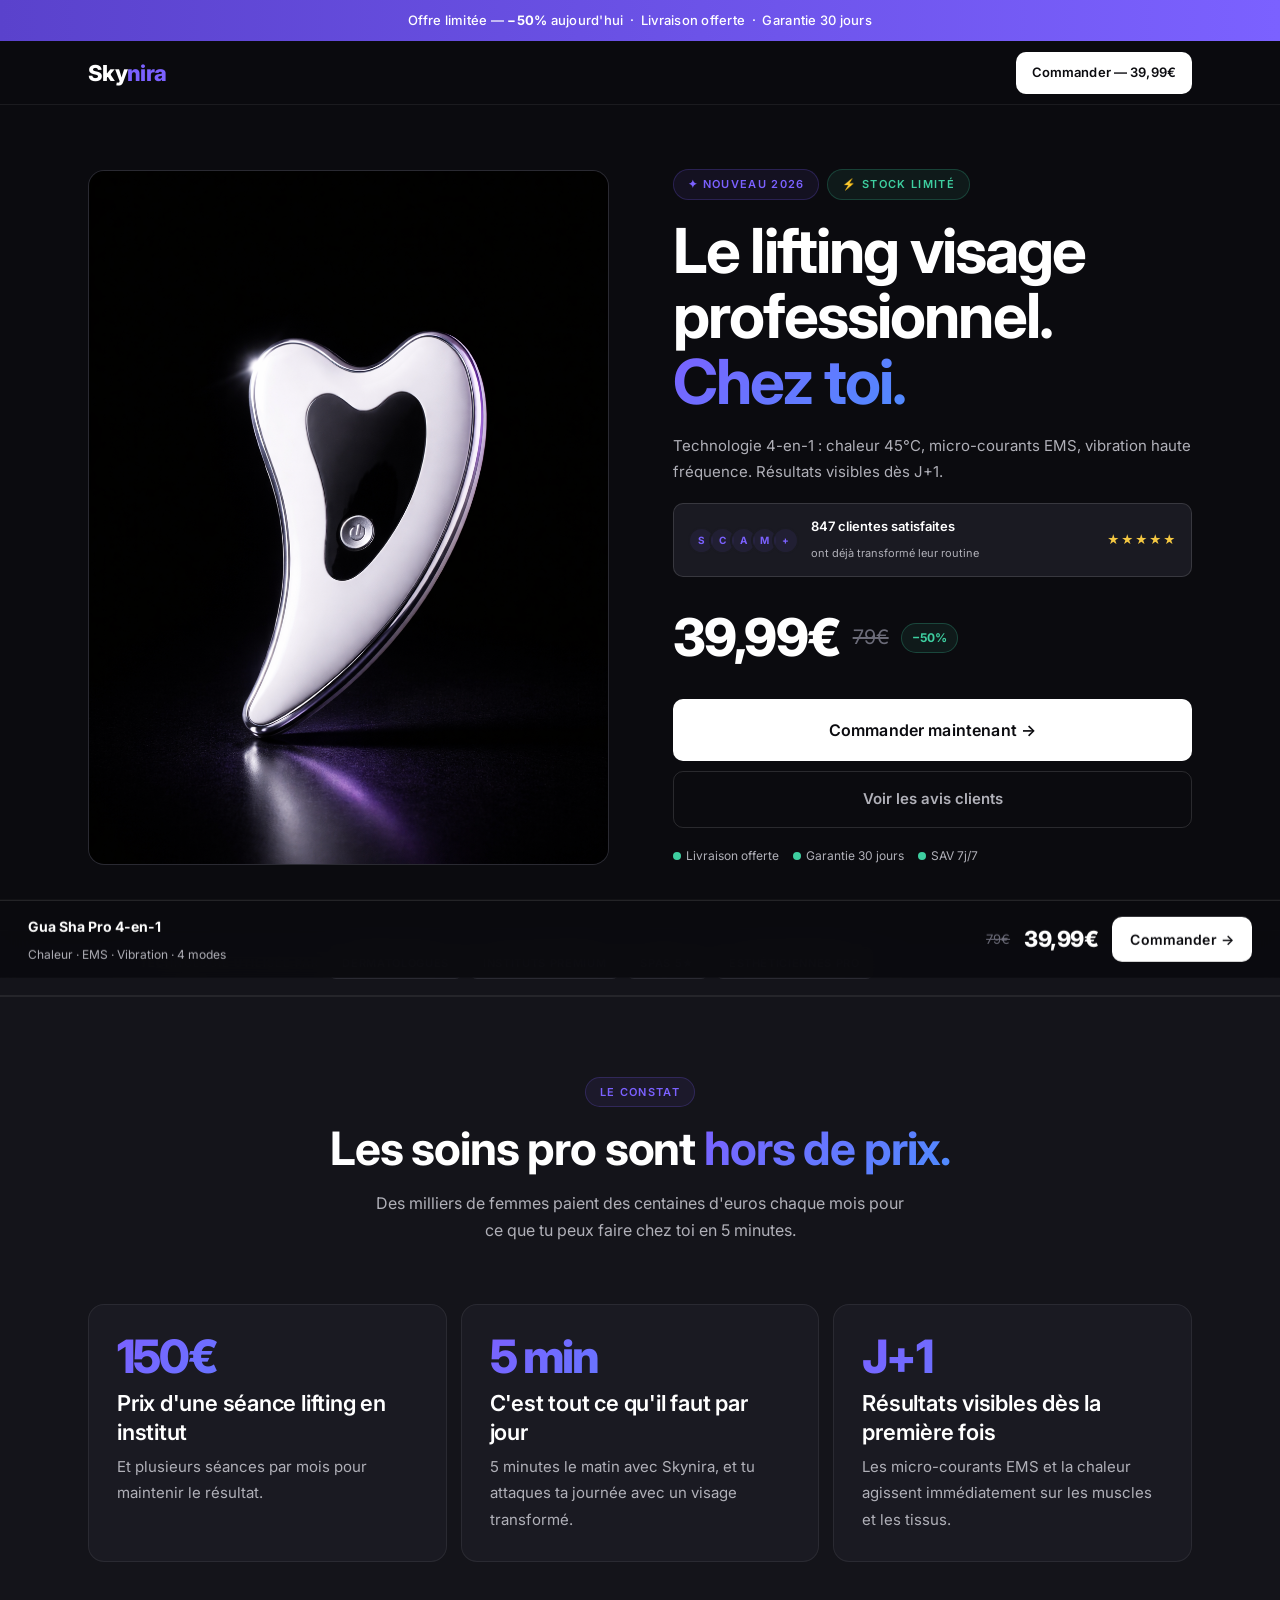
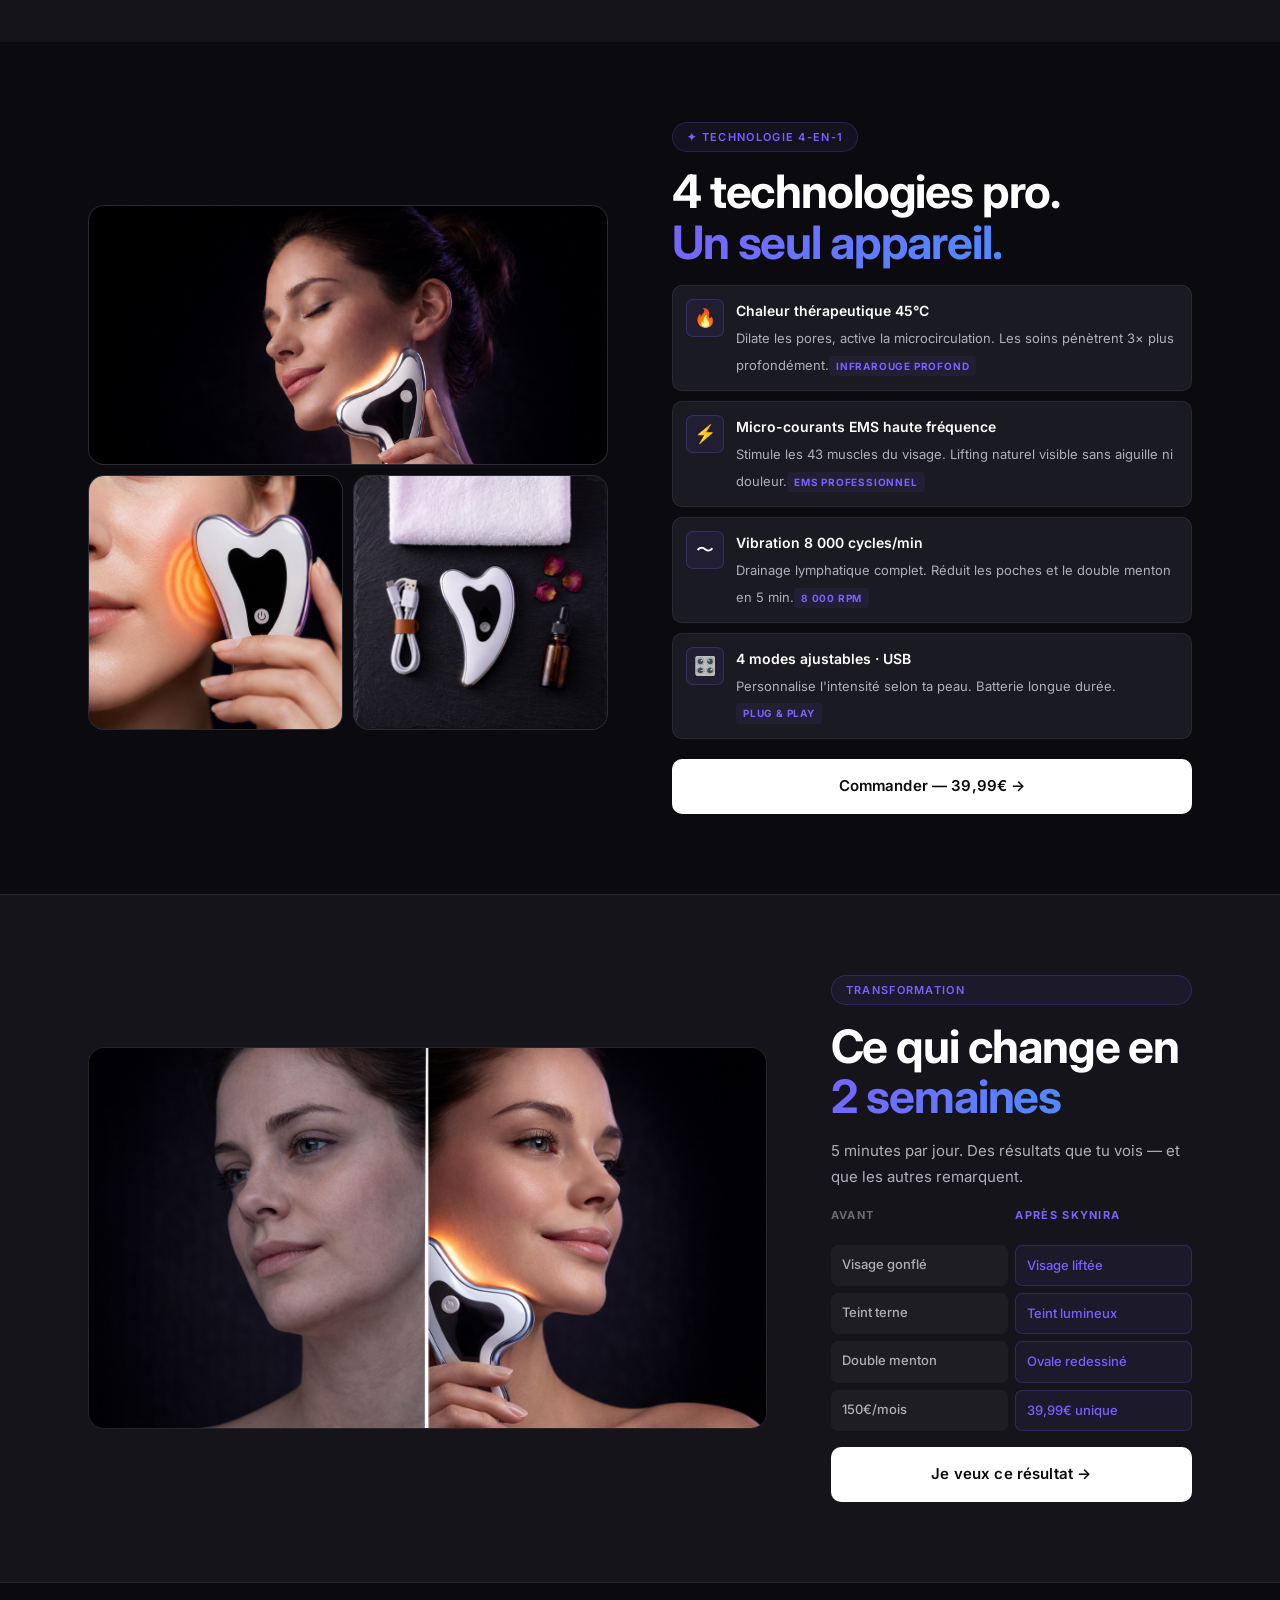
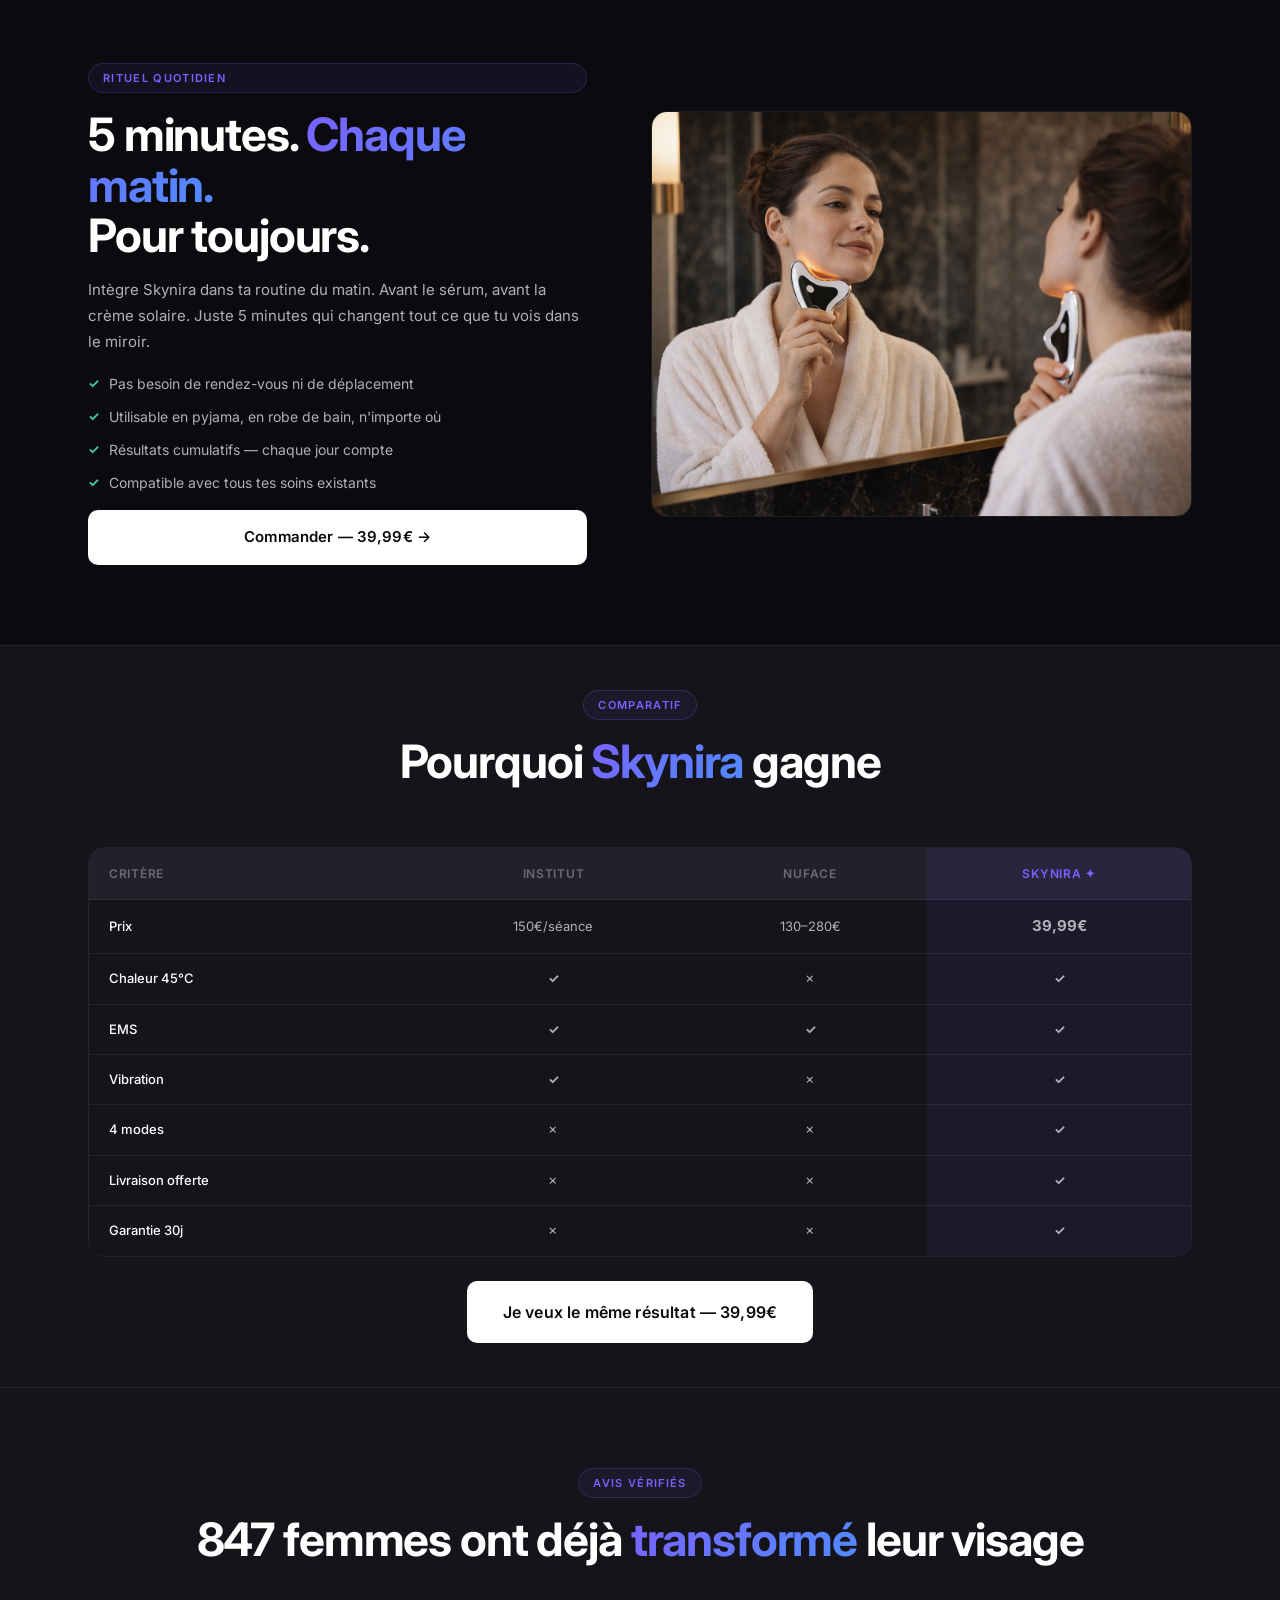
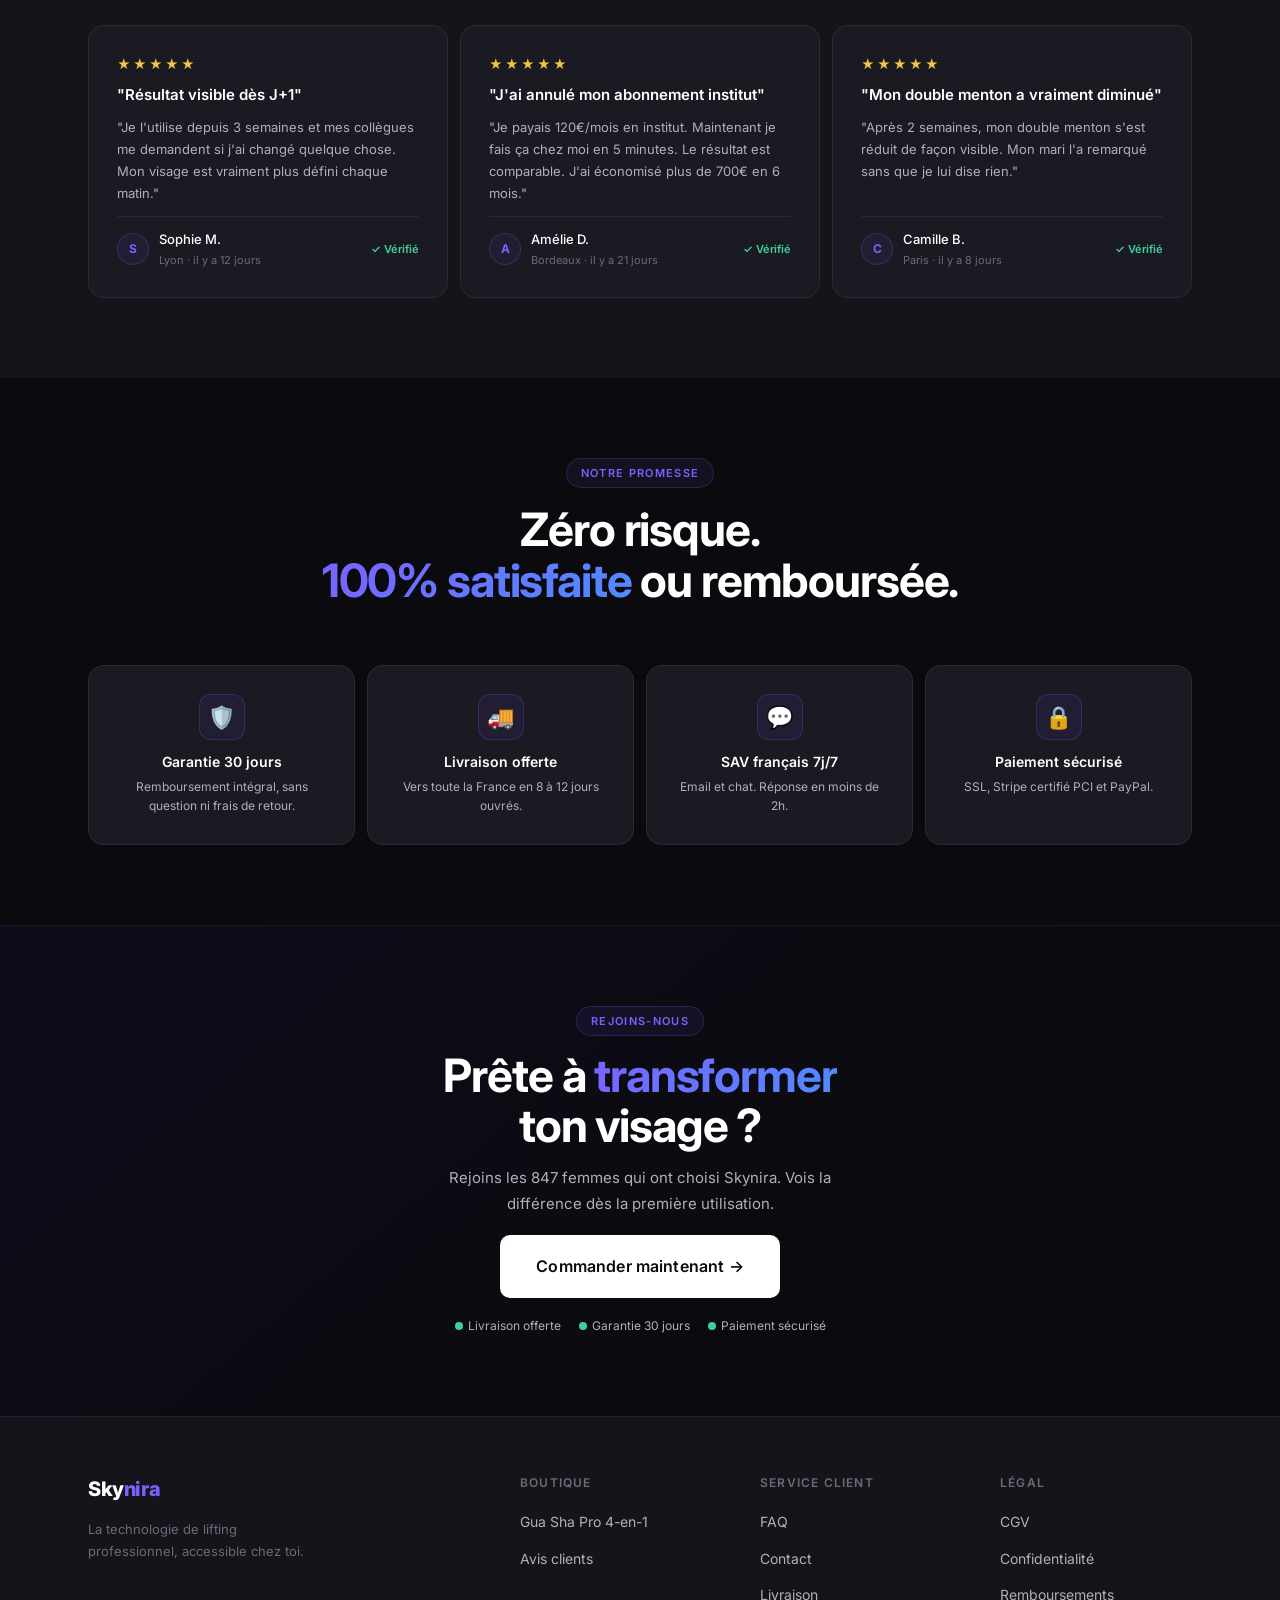
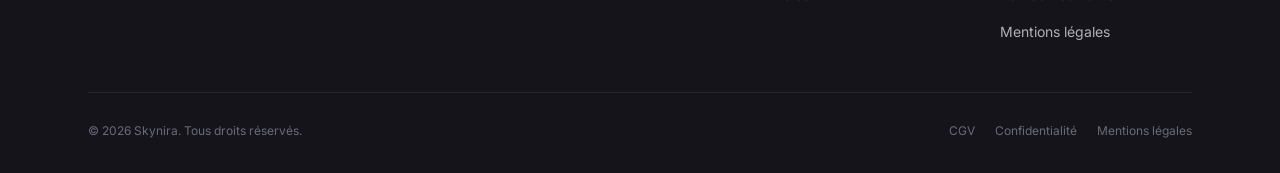
<file: index.html>
<!DOCTYPE html>
<html lang="fr">
<head>
  <meta charset="UTF-8">
  <meta name="viewport" content="width=device-width, initial-scale=1.0">
  <title>Skynira — Le Lifting Visage Professionnel Chez Toi</title>
  <meta name="description" content="Gua Sha électrique 4-en-1 : chaleur 45°C, micro-courants EMS, vibration haute fréquence. Résultats visibles dès J+1. Livraison offerte France.">
  <link rel="stylesheet" href="css/style.css">
  <style>
    *{-webkit-tap-highlight-color:transparent}
    html,body{overflow-x:hidden;width:100%}
    .hero-section{display:flex;flex-direction:column;max-width:1160px;margin:0 auto;padding:28px 18px 36px;gap:28px}
    .hero-left{display:flex;flex-direction:column;gap:18px}
    .hero-badges{display:flex;gap:8px;flex-wrap:wrap}
    .hero-title{font-size:clamp(30px,8vw,62px);font-weight:700;letter-spacing:-.03em;line-height:1.06}
    .hero-proof{display:flex;align-items:center;gap:12px;padding:12px 14px;background:var(--bg3);border:1px solid var(--border2);border-radius:var(--r)}
    .proof-avatars{display:flex}
    .proof-av{width:27px;height:27px;border-radius:50%;background:var(--accent-bg);border:2px solid var(--bg3);display:flex;align-items:center;justify-content:center;font-size:10px;font-weight:700;color:var(--accent);margin-left:-6px;flex-shrink:0}
    .proof-av:first-child{margin-left:0}
    .proof-info strong{display:block;font-size:13px;font-weight:600}
    .proof-info span{font-size:11px;color:var(--text2)}
    .proof-stars{margin-left:auto;color:#F5C842;font-size:12px;letter-spacing:1px;flex-shrink:0}
    .hero-price-row{display:flex;align-items:center;gap:12px;flex-wrap:wrap}
    .price-main{font-size:clamp(34px,9vw,52px);font-weight:800;letter-spacing:-.03em}
    .price-old{font-size:20px;color:var(--text3);text-decoration:line-through}
    .price-save{background:var(--green-bg);border:1px solid rgba(62,207,160,.25);color:var(--green);font-size:12px;font-weight:700;padding:4px 10px;border-radius:20px}
    .hero-btns{display:flex;flex-direction:column;gap:10px}
    .hero-micro{display:flex;gap:14px;flex-wrap:wrap}
    .hero-micro-item{display:flex;align-items:center;gap:5px;font-size:12px;color:var(--text2)}
    .hero-img-wrap{border-radius:var(--r-lg);overflow:hidden;background:var(--bg3);border:1px solid var(--border);width:100%;aspect-ratio:4/5}
    .hero-img-wrap img{width:100%;height:100%;object-fit:cover;object-position:center top;display:block}
    .logos-bar{background:var(--bg2);border-top:1px solid var(--border);border-bottom:1px solid var(--border);padding:16px 18px}
    .logos-inner{max-width:1000px;margin:0 auto;display:flex;flex-direction:column;align-items:center;gap:10px;text-align:center}
    .logos-label{font-size:11px;color:var(--text3);font-weight:600;letter-spacing:.1em;text-transform:uppercase}
    .logos-pills{display:flex;flex-wrap:wrap;justify-content:center;gap:8px}
    .logo-pill{background:var(--bg3);border:1px solid var(--border);border-radius:var(--r-sm);padding:6px 12px;font-size:11px;font-weight:600;color:var(--text2);letter-spacing:.06em}
    .problem-section{background:var(--bg2);border-top:1px solid var(--border)}
    .problem-grid{display:flex;flex-direction:column;gap:12px}
    .problem-num{font-size:46px;font-weight:800;letter-spacing:-.04em;line-height:1;margin-bottom:10px;background:linear-gradient(135deg,var(--accent),var(--accent2));-webkit-background-clip:text;-webkit-text-fill-color:transparent;background-clip:text}
    .showcase-inner{max-width:1160px;margin:0 auto;padding:44px 18px;display:flex;flex-direction:column;gap:28px}
    .showcase-imgs{display:flex;flex-direction:column;gap:10px}
    .showcase-img{background:var(--bg3);border:1px solid var(--border);border-radius:var(--r-lg);overflow:hidden;width:100%}
    .showcase-img img{width:100%;display:block;object-fit:cover}
    .showcase-img.main-img{aspect-ratio:4/3}
    .showcase-img-row{display:grid;grid-template-columns:1fr 1fr;gap:10px}
    .showcase-img-row .showcase-img{aspect-ratio:1}
    .feat-list{display:flex;flex-direction:column;gap:10px;margin-top:18px}
    .feat-item{display:flex;gap:12px;align-items:flex-start;padding:13px;background:var(--bg3);border:1px solid var(--border);border-radius:var(--r)}
    .feat-icon{width:38px;height:38px;background:var(--accent-bg);border:1px solid var(--accent-border);border-radius:var(--r-sm);display:flex;align-items:center;justify-content:center;font-size:18px;flex-shrink:0}
    .feat-body strong{display:block;font-size:14px;font-weight:600;margin-bottom:2px}
    .feat-body span{font-size:13px;color:var(--text2);line-height:1.5}
    .feat-tag{display:inline-block;margin-top:5px;font-size:10px;font-weight:700;letter-spacing:.08em;text-transform:uppercase;color:var(--accent);background:var(--accent-bg);padding:2px 7px;border-radius:4px}
    .ba-section{background:var(--bg2);border-top:1px solid var(--border);border-bottom:1px solid var(--border)}
    .ba-inner{max-width:1160px;margin:0 auto;padding:44px 18px;display:flex;flex-direction:column;gap:24px}
    .ba-image-wrap{border-radius:var(--r-lg);overflow:hidden;border:1px solid var(--border);width:100%;aspect-ratio:16/9}
    .ba-image-wrap img{width:100%;height:100%;object-fit:cover;display:block}
    .ba-labels{display:grid;grid-template-columns:1fr 1fr;gap:8px;margin-bottom:4px}
    .ba-label{font-size:11px;font-weight:700;letter-spacing:.12em;text-transform:uppercase}
    .ba-label.before{color:var(--text3)}
    .ba-label.after{color:var(--accent)}
    .ba-items{display:flex;flex-direction:column;gap:7px}
    .ba-row{display:grid;grid-template-columns:1fr 1fr;gap:7px}
    .ba-item{padding:9px 11px;border-radius:var(--r-sm);font-size:13px;font-weight:500}
    .ba-before-item{background:rgba(255,255,255,.04);color:var(--text2)}
    .ba-after-item{background:var(--accent-bg);color:var(--accent);border:1px solid var(--accent-border)}
    .lifestyle-inner{max-width:1160px;margin:0 auto;padding:44px 18px;display:flex;flex-direction:column;gap:24px}
    .lifestyle-img{border-radius:var(--r-lg);overflow:hidden;border:1px solid var(--border);width:100%;aspect-ratio:4/3}
    .lifestyle-img img{width:100%;height:100%;object-fit:cover;object-position:center top;display:block}
    .reviews-section{background:var(--bg2);border-top:1px solid var(--border)}
    .reviews-grid{display:flex;flex-direction:column;gap:12px}
    .review-card{display:flex;flex-direction:column}
    .review-title{font-size:15px;font-weight:600;margin-bottom:8px}
    .review-text{font-size:13px;color:var(--text2);line-height:1.7;flex:1}
    .review-footer{display:flex;align-items:center;justify-content:space-between;padding-top:12px;border-top:1px solid var(--border);margin-top:12px}
    .rev-av{width:32px;height:32px;background:var(--accent-bg);border:1px solid var(--accent-border);border-radius:50%;display:flex;align-items:center;justify-content:center;font-size:12px;font-weight:700;color:var(--accent);flex-shrink:0}
    .rev-name{font-size:13px;font-weight:500}
    .rev-date{font-size:11px;color:var(--text3)}
    .rev-verified{font-size:11px;color:var(--green);font-weight:600}
    .compare-scroll{overflow-x:auto;-webkit-overflow-scrolling:touch;border-radius:var(--r-lg)}
    .compare-scroll .compare-wrap{min-width:440px}
    .g-grid{display:grid;grid-template-columns:1fr 1fr;gap:12px}
    .g-icon{width:46px;height:46px;background:var(--accent-bg);border:1px solid var(--accent-border);border-radius:12px;display:flex;align-items:center;justify-content:center;font-size:22px;margin:0 auto 10px}
    .g-title{font-size:14px;font-weight:600;margin-bottom:5px;text-align:center}
    .g-sub{font-size:12px;color:var(--text2);text-align:center;line-height:1.55}
    .final-section{background:linear-gradient(140deg,#0F0B1C,var(--bg) 60%);border-top:1px solid var(--border);padding:52px 0;text-align:center}
    .section{padding:44px 0}
    .container{padding:0 18px}
    @media(min-width:768px){
      .hero-section{flex-direction:row;padding:64px 28px;gap:64px;align-items:center}
      .hero-left{flex:1}
      .hero-img-wrap{flex:1;aspect-ratio:3/4}
      .problem-grid{display:grid;grid-template-columns:repeat(3,1fr);gap:14px}
      .showcase-inner{flex-direction:row;padding:80px 28px;gap:64px;align-items:center}
      .showcase-imgs{flex:1;display:grid;grid-template-columns:1fr 1fr;gap:10px;flex-direction:unset}
      .showcase-img.main-img{grid-column:1/3;aspect-ratio:2/1}
      .showcase-img-row{display:contents}
      .showcase-img-row .showcase-img{aspect-ratio:1}
      .showcase-content{flex:1}
      .ba-inner{flex-direction:row;padding:80px 28px;gap:64px;align-items:center}
      .ba-image-wrap{flex:1}
      .lifestyle-inner{flex-direction:row;padding:80px 28px;gap:64px;align-items:center}
      .reviews-grid{display:grid;grid-template-columns:repeat(3,1fr)}
      .g-grid{grid-template-columns:repeat(4,1fr)}
      .section{padding:80px 0}
      .container{padding:0 28px}
      .logos-inner{flex-direction:row}
      .logos-pills{flex-wrap:nowrap}
      .final-section{padding:80px 0}
    }
  </style>
</head>
<body>
<div class="topbar">Offre limitée — <strong>−50%</strong> aujourd'hui &nbsp;·&nbsp; Livraison offerte &nbsp;·&nbsp; Garantie 30 jours</div>
<nav class="nav">
  <div class="nav-inner">
    <a href="index.html" class="nav-logo">Sky<span>nira</span></a>
    <div class="nav-right">
      <a href="product.html" class="btn btn-primary" style="padding:10px 16px;font-size:13px">Commander — 39,99€</a>
    </div>
  </div>
</nav>

<section class="hero-section" id="hero">
  <div class="hero-img-wrap animate-up d1">
    <img src="image/hero.jpg" alt="Skynira Gua Sha Pro 4-en-1" loading="eager">
  </div>
  <div class="hero-left">
    <div class="hero-badges animate-up d2">
      <span class="eyebrow">✦ Nouveau 2026</span>
      <span class="eyebrow eyebrow-green">⚡ Stock limité</span>
    </div>
    <h1 class="hero-title animate-up d3">Le lifting visage<br>professionnel.<br><span class="glow-text">Chez toi.</span></h1>
    <p class="animate-up d4" style="font-size:15px;line-height:1.75">Technologie 4-en-1 : chaleur 45°C, micro-courants EMS, vibration haute fréquence. Résultats visibles dès J+1.</p>
    <div class="hero-proof animate-up d5">
      <div class="proof-avatars">
        <div class="proof-av">S</div><div class="proof-av">C</div><div class="proof-av">A</div><div class="proof-av">M</div><div class="proof-av">+</div>
      </div>
      <div class="proof-info"><strong>847 clientes satisfaites</strong><span>ont déjà transformé leur routine</span></div>
      <div class="proof-stars">★★★★★</div>
    </div>
    <div class="hero-price-row animate-up d6">
      <span class="price-main">39,99€</span>
      <span class="price-old">79€</span>
      <span class="price-save">−50%</span>
    </div>
    <div class="hero-btns animate-up d7">
      <a href="product.html" class="btn btn-primary btn-primary-lg btn-full">Commander maintenant →</a>
      <a href="#avis" class="btn btn-outline btn-full">Voir les avis clients</a>
    </div>
    <div class="hero-micro animate-up d7">
      <div class="hero-micro-item"><div class="pulse-dot"></div>Livraison offerte</div>
      <div class="hero-micro-item"><div class="pulse-dot"></div>Garantie 30 jours</div>
      <div class="hero-micro-item"><div class="pulse-dot"></div>SAV 7j/7</div>
    </div>
  </div>
</section>

<div class="logos-bar">
  <div class="logos-inner">
    <span class="logos-label">Technologie utilisée par</span>
    <div class="logos-pills">
      <span class="logo-pill">DERMATOLOGUES</span>
      <span class="logo-pill">INSTITUTS PREMIUM</span>
      <span class="logo-pill">SPAS 5★</span>
      <span class="logo-pill">ESTHÉTICIENNES PRO</span>
    </div>
  </div>
</div>

<section class="problem-section section" id="probleme">
  <div class="container">
    <div class="section-header" data-reveal>
      <span class="eyebrow">Le constat</span>
      <h2>Les soins pro sont <span class="glow-text">hors de prix.</span></h2>
      <p class="sub">Des milliers de femmes paient des centaines d'euros chaque mois pour ce que tu peux faire chez toi en 5 minutes.</p>
    </div>
    <div class="problem-grid">
      <div class="card" data-reveal data-delay="1"><div class="problem-num">150€</div><h3>Prix d'une séance lifting en institut</h3><p style="margin-top:8px">Et plusieurs séances par mois pour maintenir le résultat.</p></div>
      <div class="card" data-reveal data-delay="2"><div class="problem-num">5 min</div><h3>C'est tout ce qu'il faut par jour</h3><p style="margin-top:8px">5 minutes le matin avec Skynira, et tu attaques ta journée avec un visage transformé.</p></div>
      <div class="card" data-reveal data-delay="3"><div class="problem-num">J+1</div><h3>Résultats visibles dès la première fois</h3><p style="margin-top:8px">Les micro-courants EMS et la chaleur agissent immédiatement sur les muscles et les tissus.</p></div>
    </div>
  </div>
</section>

<section id="produit">
  <div class="showcase-inner">
    <div class="showcase-imgs" data-reveal>
      <div class="showcase-img main-img"><img src="image/product-1.jpg" alt="Skynira — utilisation visage"></div>
      <div class="showcase-img-row">
        <div class="showcase-img"><img src="image/product-2.jpg" alt="Chaleur infrarouge"></div>
        <div class="showcase-img"><img src="image/product-3.jpg" alt="Flat lay"></div>
      </div>
    </div>
    <div class="showcase-content" data-reveal data-delay="2">
      <span class="eyebrow" style="margin-bottom:14px;display:inline-flex">✦ Technologie 4-en-1</span>
      <h2>4 technologies pro.<br><span class="glow-text">Un seul appareil.</span></h2>
      <div class="feat-list">
        <div class="feat-item"><div class="feat-icon">🔥</div><div class="feat-body"><strong>Chaleur thérapeutique 45°C</strong><span>Dilate les pores, active la microcirculation. Les soins pénètrent 3× plus profondément.</span><div class="feat-tag">Infrarouge profond</div></div></div>
        <div class="feat-item"><div class="feat-icon">⚡</div><div class="feat-body"><strong>Micro-courants EMS haute fréquence</strong><span>Stimule les 43 muscles du visage. Lifting naturel visible sans aiguille ni douleur.</span><div class="feat-tag">EMS professionnel</div></div></div>
        <div class="feat-item"><div class="feat-icon">〜</div><div class="feat-body"><strong>Vibration 8 000 cycles/min</strong><span>Drainage lymphatique complet. Réduit les poches et le double menton en 5 min.</span><div class="feat-tag">8 000 RPM</div></div></div>
        <div class="feat-item"><div class="feat-icon">🎛️</div><div class="feat-body"><strong>4 modes ajustables · USB</strong><span>Personnalise l'intensité selon ta peau. Batterie longue durée.</span><div class="feat-tag">Plug & Play</div></div></div>
      </div>
      <a href="product.html" class="btn btn-primary btn-full" style="margin-top:20px;padding:15px;font-size:15px">Commander — 39,99€ →</a>
    </div>
  </div>
</section>

<section class="ba-section" id="resultats">
  <div class="ba-inner">
    <div data-reveal style="width:100%"><div class="ba-image-wrap"><img src="image/product-4.jpg" alt="Avant après Skynira"></div></div>
    <div data-reveal data-delay="2" style="display:flex;flex-direction:column;gap:16px">
      <span class="eyebrow">Transformation</span>
      <h2>Ce qui change en <span class="glow-text">2 semaines</span></h2>
      <p style="font-size:15px">5 minutes par jour. Des résultats que tu vois — et que les autres remarquent.</p>
      <div class="ba-labels"><span class="ba-label before">Avant</span><span class="ba-label after">Après Skynira</span></div>
      <div class="ba-items">
        <div class="ba-row"><div class="ba-item ba-before-item">Visage gonflé</div><div class="ba-item ba-after-item">Visage liftée</div></div>
        <div class="ba-row"><div class="ba-item ba-before-item">Teint terne</div><div class="ba-item ba-after-item">Teint lumineux</div></div>
        <div class="ba-row"><div class="ba-item ba-before-item">Double menton</div><div class="ba-item ba-after-item">Ovale redessiné</div></div>
        <div class="ba-row"><div class="ba-item ba-before-item">150€/mois</div><div class="ba-item ba-after-item">39,99€ unique</div></div>
      </div>
      <a href="product.html" class="btn btn-primary btn-full" style="padding:15px;font-size:15px">Je veux ce résultat →</a>
    </div>
  </div>
</section>

<section id="lifestyle">
  <div class="lifestyle-inner">
    <div style="display:flex;flex-direction:column;gap:16px" data-reveal>
      <span class="eyebrow">Rituel quotidien</span>
      <h2>5 minutes. <span class="glow-text">Chaque matin.</span><br>Pour toujours.</h2>
      <p style="font-size:15px;line-height:1.75">Intègre Skynira dans ta routine du matin. Avant le sérum, avant la crème solaire. Juste 5 minutes qui changent tout ce que tu vois dans le miroir.</p>
      <div class="check-list">
        <div class="check-item">Pas besoin de rendez-vous ni de déplacement</div>
        <div class="check-item">Utilisable en pyjama, en robe de bain, n'importe où</div>
        <div class="check-item">Résultats cumulatifs — chaque jour compte</div>
        <div class="check-item">Compatible avec tous tes soins existants</div>
      </div>
      <a href="product.html" class="btn btn-primary btn-full" style="padding:15px;font-size:15px">Commander — 39,99€ →</a>
    </div>
    <div data-reveal data-delay="2" style="width:100%"><div class="lifestyle-img"><img src="image/product-5.jpg" alt="Rituel beauté matin"></div></div>
  </div>
</section>

<section style="background:var(--bg2);border-top:1px solid var(--border);padding:44px 0" id="comparatif">
  <div class="container">
    <div class="section-header" data-reveal>
      <span class="eyebrow">Comparatif</span>
      <h2>Pourquoi <span class="glow-text">Skynira</span> gagne</h2>
    </div>
    <div class="compare-scroll" data-reveal>
      <div class="compare-wrap">
        <table class="compare-table">
          <thead><tr><th>Critère</th><th>Institut</th><th>NuFACE</th><th class="us">Skynira ✦</th></tr></thead>
          <tbody>
            <tr><td>Prix</td><td>150€/séance</td><td>130–280€</td><td class="td-us td-val">39,99€</td></tr>
            <tr><td>Chaleur 45°C</td><td class="c-yes">✓</td><td class="c-no">✗</td><td class="td-us c-yes">✓</td></tr>
            <tr><td>EMS</td><td class="c-yes">✓</td><td class="c-yes">✓</td><td class="td-us c-yes">✓</td></tr>
            <tr><td>Vibration</td><td class="c-yes">✓</td><td class="c-no">✗</td><td class="td-us c-yes">✓</td></tr>
            <tr><td>4 modes</td><td class="c-no">✗</td><td class="c-no">✗</td><td class="td-us c-yes">✓</td></tr>
            <tr><td>Livraison offerte</td><td class="c-no">✗</td><td class="c-no">✗</td><td class="td-us c-yes">✓</td></tr>
            <tr><td>Garantie 30j</td><td class="c-no">✗</td><td class="c-no">✗</td><td class="td-us c-yes">✓</td></tr>
          </tbody>
        </table>
      </div>
    </div>
    <div style="text-align:center;margin-top:24px" data-reveal>
      <a href="product.html" class="btn btn-primary btn-primary-lg">Je veux le même résultat — 39,99€</a>
    </div>
  </div>
</section>

<section class="reviews-section section" id="avis">
  <div class="container">
    <div class="section-header" data-reveal>
      <span class="eyebrow">Avis vérifiés</span>
      <h2>847 femmes ont déjà <span class="glow-text">transformé</span> leur visage</h2>
    </div>
    <div class="reviews-grid">
      <div class="card review-card" data-reveal data-delay="1">
        <div class="stars" style="margin-bottom:8px;font-size:13px">★★★★★</div>
        <div class="review-title">"Résultat visible dès J+1"</div>
        <p class="review-text">"Je l'utilise depuis 3 semaines et mes collègues me demandent si j'ai changé quelque chose. Mon visage est vraiment plus défini chaque matin."</p>
        <div class="review-footer"><div style="display:flex;align-items:center;gap:10px"><div class="rev-av">S</div><div><div class="rev-name">Sophie M.</div><div class="rev-date">Lyon · il y a 12 jours</div></div></div><div class="rev-verified">✓ Vérifié</div></div>
      </div>
      <div class="card review-card" data-reveal data-delay="2">
        <div class="stars" style="margin-bottom:8px;font-size:13px">★★★★★</div>
        <div class="review-title">"J'ai annulé mon abonnement institut"</div>
        <p class="review-text">"Je payais 120€/mois en institut. Maintenant je fais ça chez moi en 5 minutes. Le résultat est comparable. J'ai économisé plus de 700€ en 6 mois."</p>
        <div class="review-footer"><div style="display:flex;align-items:center;gap:10px"><div class="rev-av">A</div><div><div class="rev-name">Amélie D.</div><div class="rev-date">Bordeaux · il y a 21 jours</div></div></div><div class="rev-verified">✓ Vérifié</div></div>
      </div>
      <div class="card review-card" data-reveal data-delay="3">
        <div class="stars" style="margin-bottom:8px;font-size:13px">★★★★★</div>
        <div class="review-title">"Mon double menton a vraiment diminué"</div>
        <p class="review-text">"Après 2 semaines, mon double menton s'est réduit de façon visible. Mon mari l'a remarqué sans que je lui dise rien."</p>
        <div class="review-footer"><div style="display:flex;align-items:center;gap:10px"><div class="rev-av">C</div><div><div class="rev-name">Camille B.</div><div class="rev-date">Paris · il y a 8 jours</div></div></div><div class="rev-verified">✓ Vérifié</div></div>
      </div>
    </div>
  </div>
</section>

<section class="section" id="garantie">
  <div class="container">
    <div class="section-header" data-reveal>
      <span class="eyebrow">Notre promesse</span>
      <h2>Zéro risque.<br><span class="glow-text">100% satisfaite</span> ou remboursée.</h2>
    </div>
    <div class="g-grid">
      <div class="card" data-reveal data-delay="1"><div class="g-icon">🛡️</div><div class="g-title">Garantie 30 jours</div><p class="g-sub">Remboursement intégral, sans question ni frais de retour.</p></div>
      <div class="card" data-reveal data-delay="2"><div class="g-icon">🚚</div><div class="g-title">Livraison offerte</div><p class="g-sub">Vers toute la France en 8 à 12 jours ouvrés.</p></div>
      <div class="card" data-reveal data-delay="3"><div class="g-icon">💬</div><div class="g-title">SAV français 7j/7</div><p class="g-sub">Email et chat. Réponse en moins de 2h.</p></div>
      <div class="card" data-reveal data-delay="4"><div class="g-icon">🔒</div><div class="g-title">Paiement sécurisé</div><p class="g-sub">SSL, Stripe certifié PCI et PayPal.</p></div>
    </div>
  </div>
</section>

<section class="final-section">
  <div class="container">
    <div data-reveal style="display:flex;flex-direction:column;align-items:center;gap:14px">
      <span class="eyebrow">Rejoins-nous</span>
      <h2 style="text-align:center">Prête à <span class="glow-text">transformer</span><br>ton visage ?</h2>
      <p style="font-size:15px;max-width:400px;text-align:center">Rejoins les 847 femmes qui ont choisi Skynira. Vois la différence dès la première utilisation.</p>
      <a href="product.html" class="btn btn-primary btn-primary-lg" style="margin-top:4px">Commander maintenant →</a>
      <div style="display:flex;justify-content:center;gap:18px;flex-wrap:wrap;margin-top:4px">
        <span class="hero-micro-item"><div class="pulse-dot"></div>Livraison offerte</span>
        <span class="hero-micro-item"><div class="pulse-dot"></div>Garantie 30 jours</span>
        <span class="hero-micro-item"><div class="pulse-dot"></div>Paiement sécurisé</span>
      </div>
    </div>
  </div>
</section>

<footer>
  <div class="container">
    <div class="footer-grid">
      <div><div class="footer-logo">Sky<span>nira</span></div><p class="footer-desc">La technologie de lifting professionnel, accessible chez toi.</p></div>
      <div class="footer-col"><h4>Boutique</h4><ul><li><a href="product.html">Gua Sha Pro 4-en-1</a></li><li><a href="#avis">Avis clients</a></li></ul></div>
      <div class="footer-col"><h4>Service client</h4><ul><li><a href="faq.html">FAQ</a></li><li><a href="contact.html">Contact</a></li><li><a href="livraison.html">Livraison</a></li></ul></div>
      <div class="footer-col"><h4>Légal</h4><ul><li><a href="cgv.html">CGV</a></li><li><a href="confidentialite.html">Confidentialité</a></li><li><a href="remboursement.html">Remboursements</a></li><li><a href="mentions.html">Mentions légales</a></li></ul></div>
    </div>
    <div class="footer-bottom"><span>© 2026 Skynira. Tous droits réservés.</span><div class="footer-bottom-links"><a href="cgv.html">CGV</a><a href="confidentialite.html">Confidentialité</a><a href="mentions.html">Mentions légales</a></div></div>
  </div>
</footer>

<div class="sticky-bar">
  <div class="sticky-info"><strong>Gua Sha Pro 4-en-1</strong><br><span>Chaleur · EMS · Vibration · 4 modes</span></div>
  <div class="sticky-right">
    <span class="sticky-old">79€</span>
    <span class="sticky-price">39,99€</span>
    <a href="product.html" class="btn btn-primary" style="padding:11px 18px;font-size:14px">Commander →</a>
  </div>
</div>

<script src="js/main.js"></script>
</body>
</html>
</file>
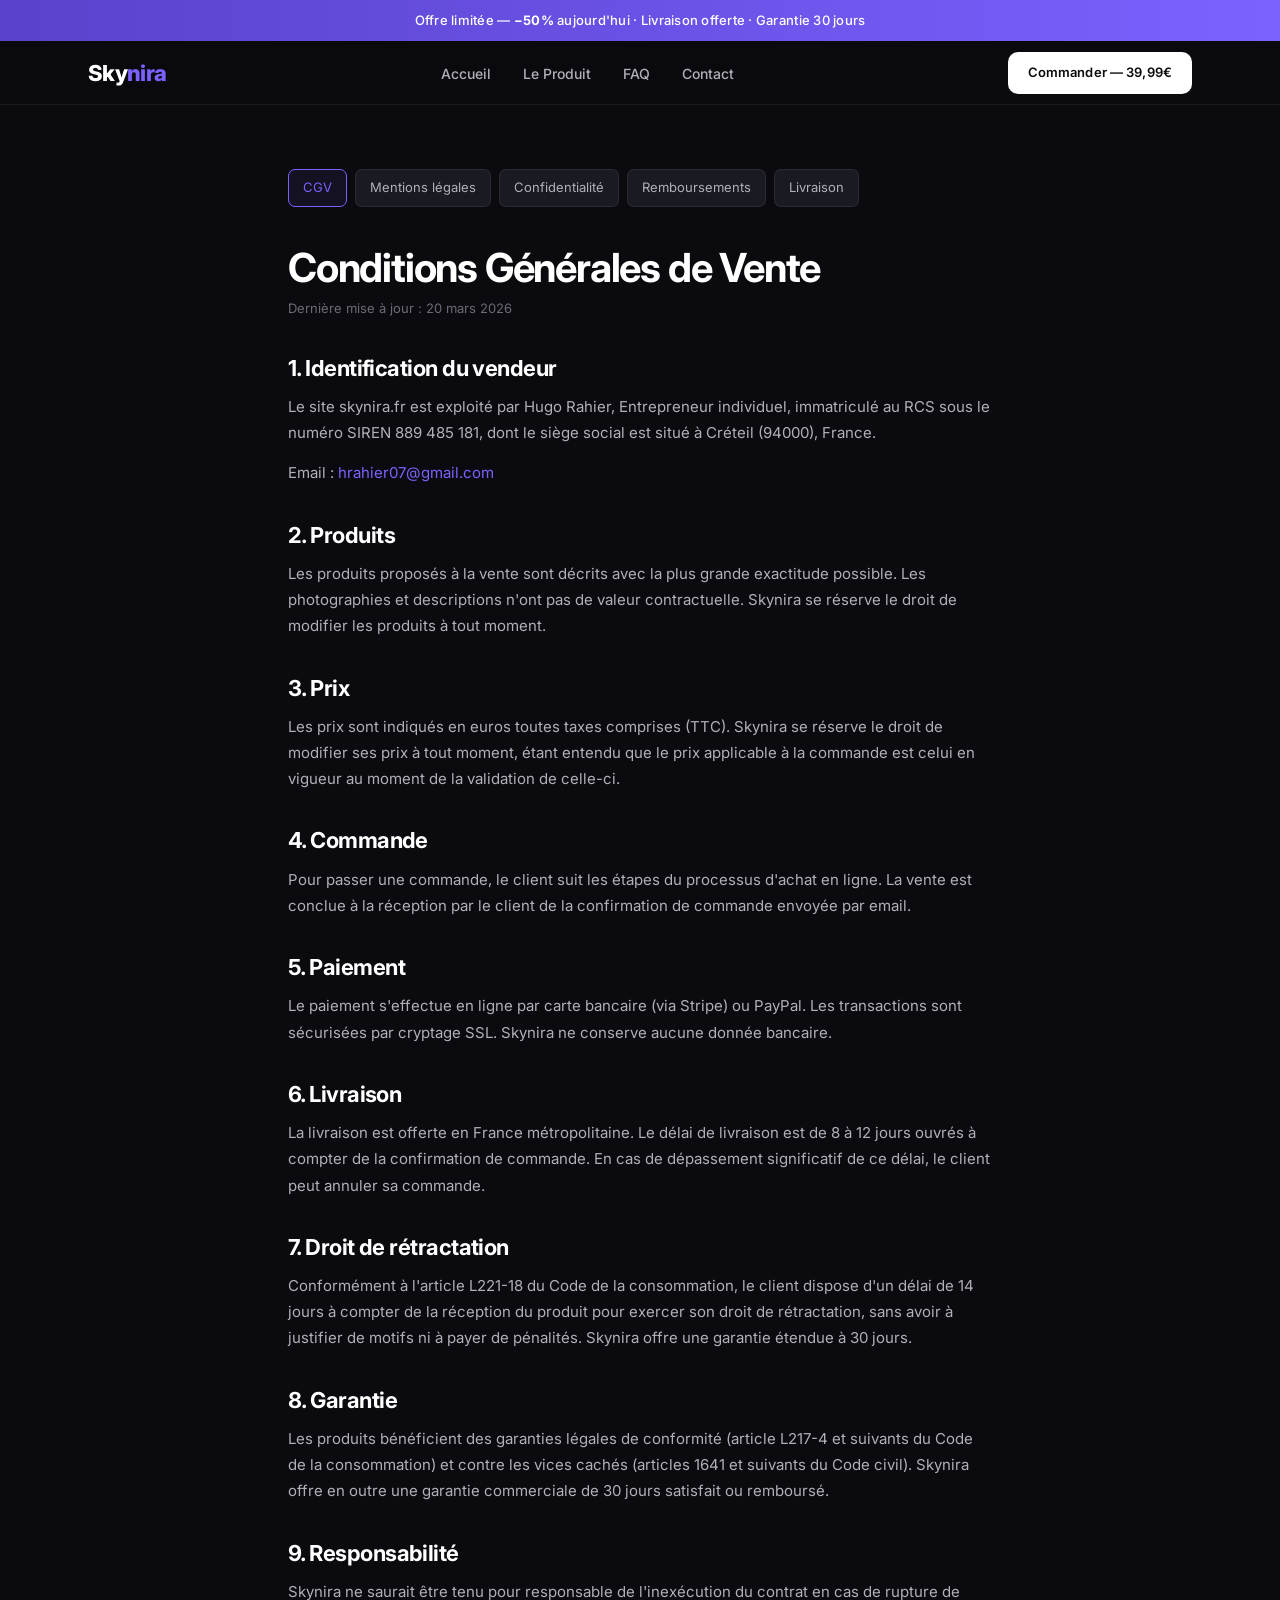
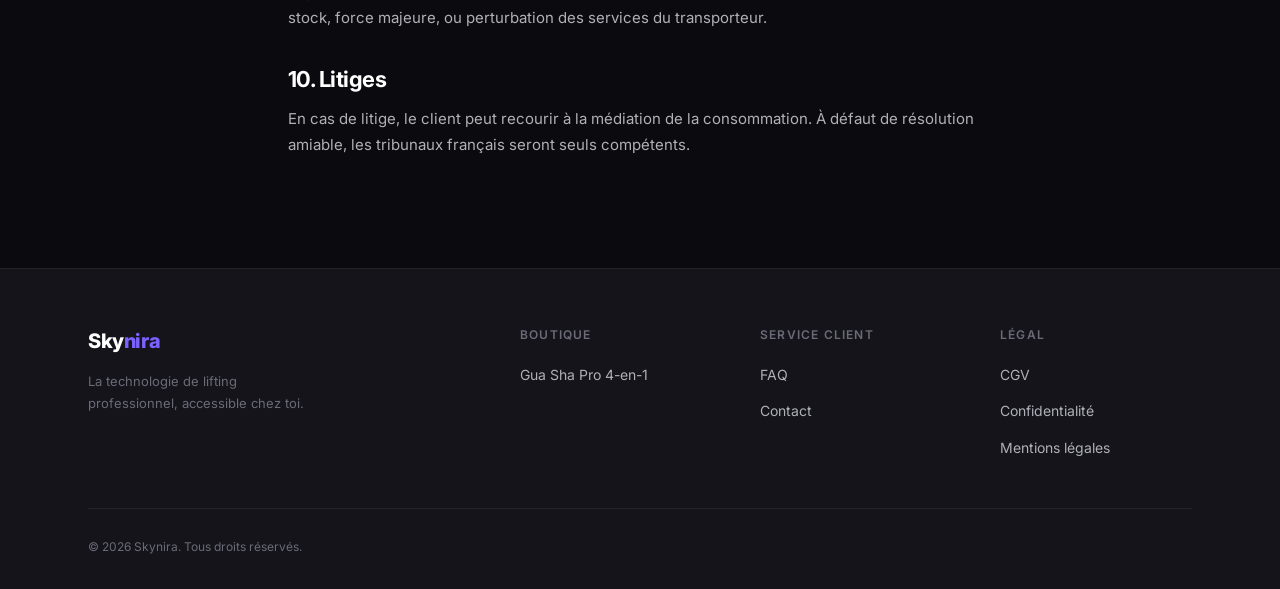
<file: cgv.html>
<!DOCTYPE html>
<html lang="fr">
<head>
  <meta charset="UTF-8">
  <meta name="viewport" content="width=device-width, initial-scale=1.0">
  <title>CGV — Skynira</title>
  <link rel="stylesheet" href="css/style.css">
  <style>
    .legal-page { max-width: 760px; margin: 0 auto; padding: 64px 28px 96px; }
    .legal-page h2 { font-size: 22px; margin: 36px 0 14px; color: var(--text); }
    .legal-page h3 { font-size: 16px; font-weight: 600; margin: 24px 0 10px; }
    .legal-page p { margin-bottom: 14px; }
    .legal-page ul { padding-left: 20px; margin-bottom: 14px; }
    .legal-page ul li { margin-bottom: 6px; font-size: 14px; color: var(--text2); }
    .legal-nav { display: flex; gap: 8px; flex-wrap: wrap; margin-bottom: 40px; }
    .legal-nav a {
      padding: 7px 14px; border-radius: var(--r-sm);
      background: var(--bg3); border: 1px solid var(--border);
      font-size: 13px; color: var(--text2); transition: all 0.2s;
    }
    .legal-nav a:hover, .legal-nav a.active { border-color: var(--accent); color: var(--accent); background: var(--accent-bg); }
    @media (max-width:640px) { .legal-page { padding: 40px 14px; } }
  </style>
</head>
<body>

<div class="topbar">Offre limitée — <strong>−50%</strong> aujourd'hui · Livraison offerte · Garantie 30 jours</div>

<nav class="nav">
  <div class="nav-inner">
    <a href="index.html" class="nav-logo">Sky<span>nira</span></a>
    <ul class="nav-links">
      <li><a href="index.html" class="nav-link">Accueil</a></li>
      <li><a href="product.html" class="nav-link">Le Produit</a></li>
      <li><a href="faq.html" class="nav-link">FAQ</a></li>
      <li><a href="contact.html" class="nav-link">Contact</a></li>
    </ul>
    <div class="nav-right">
      <a href="product.html" class="btn btn-primary" style="padding:10px 20px;font-size:13px">Commander — 39,99€</a>
    </div>
  </div>
</nav>

<div class="legal-page">
  <div class="legal-nav">
    <a href="cgv.html" class="active">CGV</a>
    <a href="mentions.html">Mentions légales</a>
    <a href="confidentialite.html">Confidentialité</a>
    <a href="remboursement.html">Remboursements</a>
    <a href="livraison.html">Livraison</a>
  </div>

  <h1 style="font-size:clamp(28px,4vw,40px);margin-bottom:8px">Conditions Générales de Vente</h1>
  <p style="color:var(--text3);font-size:13px;margin-bottom:36px">Dernière mise à jour : 20 mars 2026</p>

  <h2>1. Identification du vendeur</h2>
  <p>Le site skynira.fr est exploité par Hugo Rahier, Entrepreneur individuel, immatriculé au RCS sous le numéro SIREN 889 485 181, dont le siège social est situé à Créteil (94000), France.</p>
  <p>Email : <a href="mailto:hrahier07@gmail.com" style="color:var(--accent)">hrahier07@gmail.com</a></p>

  <h2>2. Produits</h2>
  <p>Les produits proposés à la vente sont décrits avec la plus grande exactitude possible. Les photographies et descriptions n'ont pas de valeur contractuelle. Skynira se réserve le droit de modifier les produits à tout moment.</p>

  <h2>3. Prix</h2>
  <p>Les prix sont indiqués en euros toutes taxes comprises (TTC). Skynira se réserve le droit de modifier ses prix à tout moment, étant entendu que le prix applicable à la commande est celui en vigueur au moment de la validation de celle-ci.</p>

  <h2>4. Commande</h2>
  <p>Pour passer une commande, le client suit les étapes du processus d'achat en ligne. La vente est conclue à la réception par le client de la confirmation de commande envoyée par email.</p>

  <h2>5. Paiement</h2>
  <p>Le paiement s'effectue en ligne par carte bancaire (via Stripe) ou PayPal. Les transactions sont sécurisées par cryptage SSL. Skynira ne conserve aucune donnée bancaire.</p>

  <h2>6. Livraison</h2>
  <p>La livraison est offerte en France métropolitaine. Le délai de livraison est de 8 à 12 jours ouvrés à compter de la confirmation de commande. En cas de dépassement significatif de ce délai, le client peut annuler sa commande.</p>

  <h2>7. Droit de rétractation</h2>
  <p>Conformément à l'article L221-18 du Code de la consommation, le client dispose d'un délai de 14 jours à compter de la réception du produit pour exercer son droit de rétractation, sans avoir à justifier de motifs ni à payer de pénalités. Skynira offre une garantie étendue à 30 jours.</p>

  <h2>8. Garantie</h2>
  <p>Les produits bénéficient des garanties légales de conformité (article L217-4 et suivants du Code de la consommation) et contre les vices cachés (articles 1641 et suivants du Code civil). Skynira offre en outre une garantie commerciale de 30 jours satisfait ou remboursé.</p>

  <h2>9. Responsabilité</h2>
  <p>Skynira ne saurait être tenu pour responsable de l'inexécution du contrat en cas de rupture de stock, force majeure, ou perturbation des services du transporteur.</p>

  <h2>10. Litiges</h2>
  <p>En cas de litige, le client peut recourir à la médiation de la consommation. À défaut de résolution amiable, les tribunaux français seront seuls compétents.</p>
</div>

<footer>
  <div class="container">
    <div class="footer-grid">
      <div><div class="footer-logo">Sky<span>nira</span></div><p class="footer-desc">La technologie de lifting professionnel, accessible chez toi.</p></div>
      <div class="footer-col"><h4>Boutique</h4><ul><li><a href="product.html">Gua Sha Pro 4-en-1</a></li></ul></div>
      <div class="footer-col"><h4>Service client</h4><ul><li><a href="faq.html">FAQ</a></li><li><a href="contact.html">Contact</a></li></ul></div>
      <div class="footer-col"><h4>Légal</h4><ul><li><a href="cgv.html">CGV</a></li><li><a href="confidentialite.html">Confidentialité</a></li><li><a href="mentions.html">Mentions légales</a></li></ul></div>
    </div>
    <div class="footer-bottom"><span>© 2026 Skynira. Tous droits réservés.</span></div>
  </div>
</footer>

<script src="js/main.js"></script>
</body>
</html>
</file>
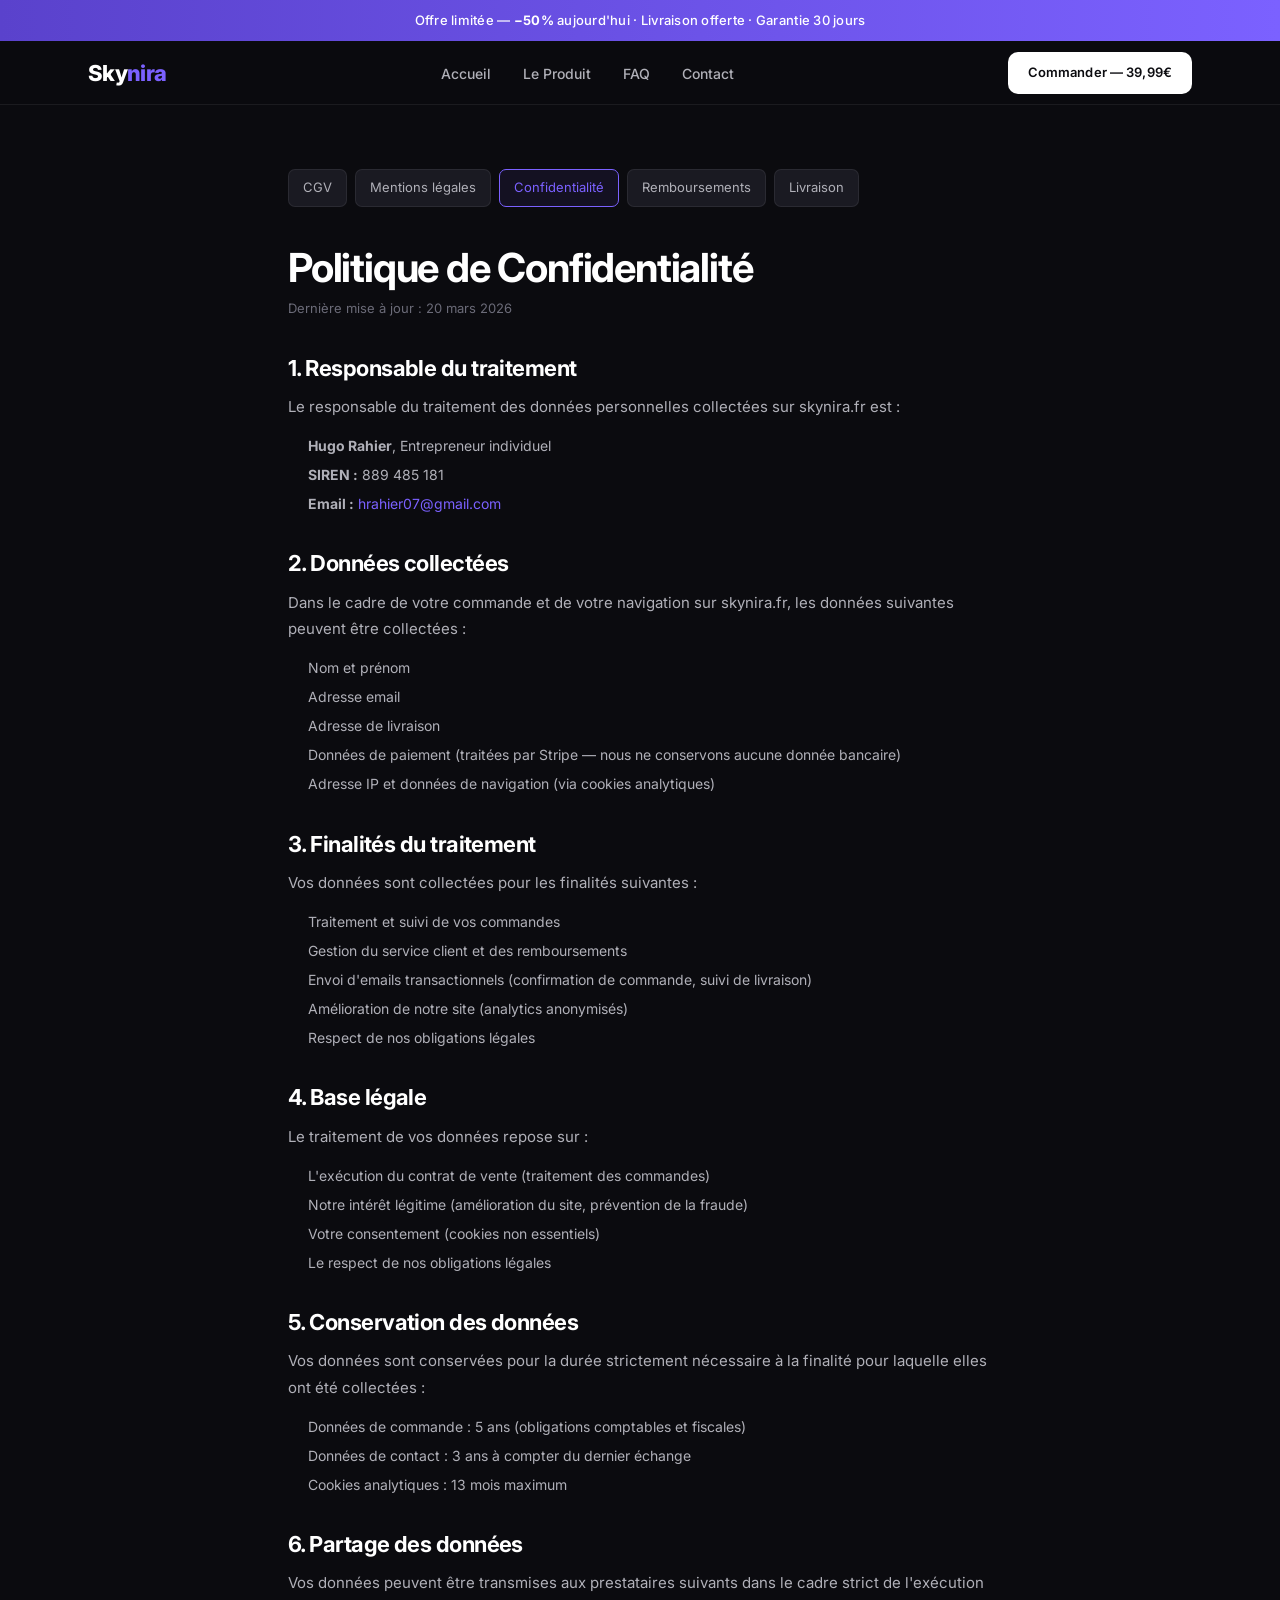
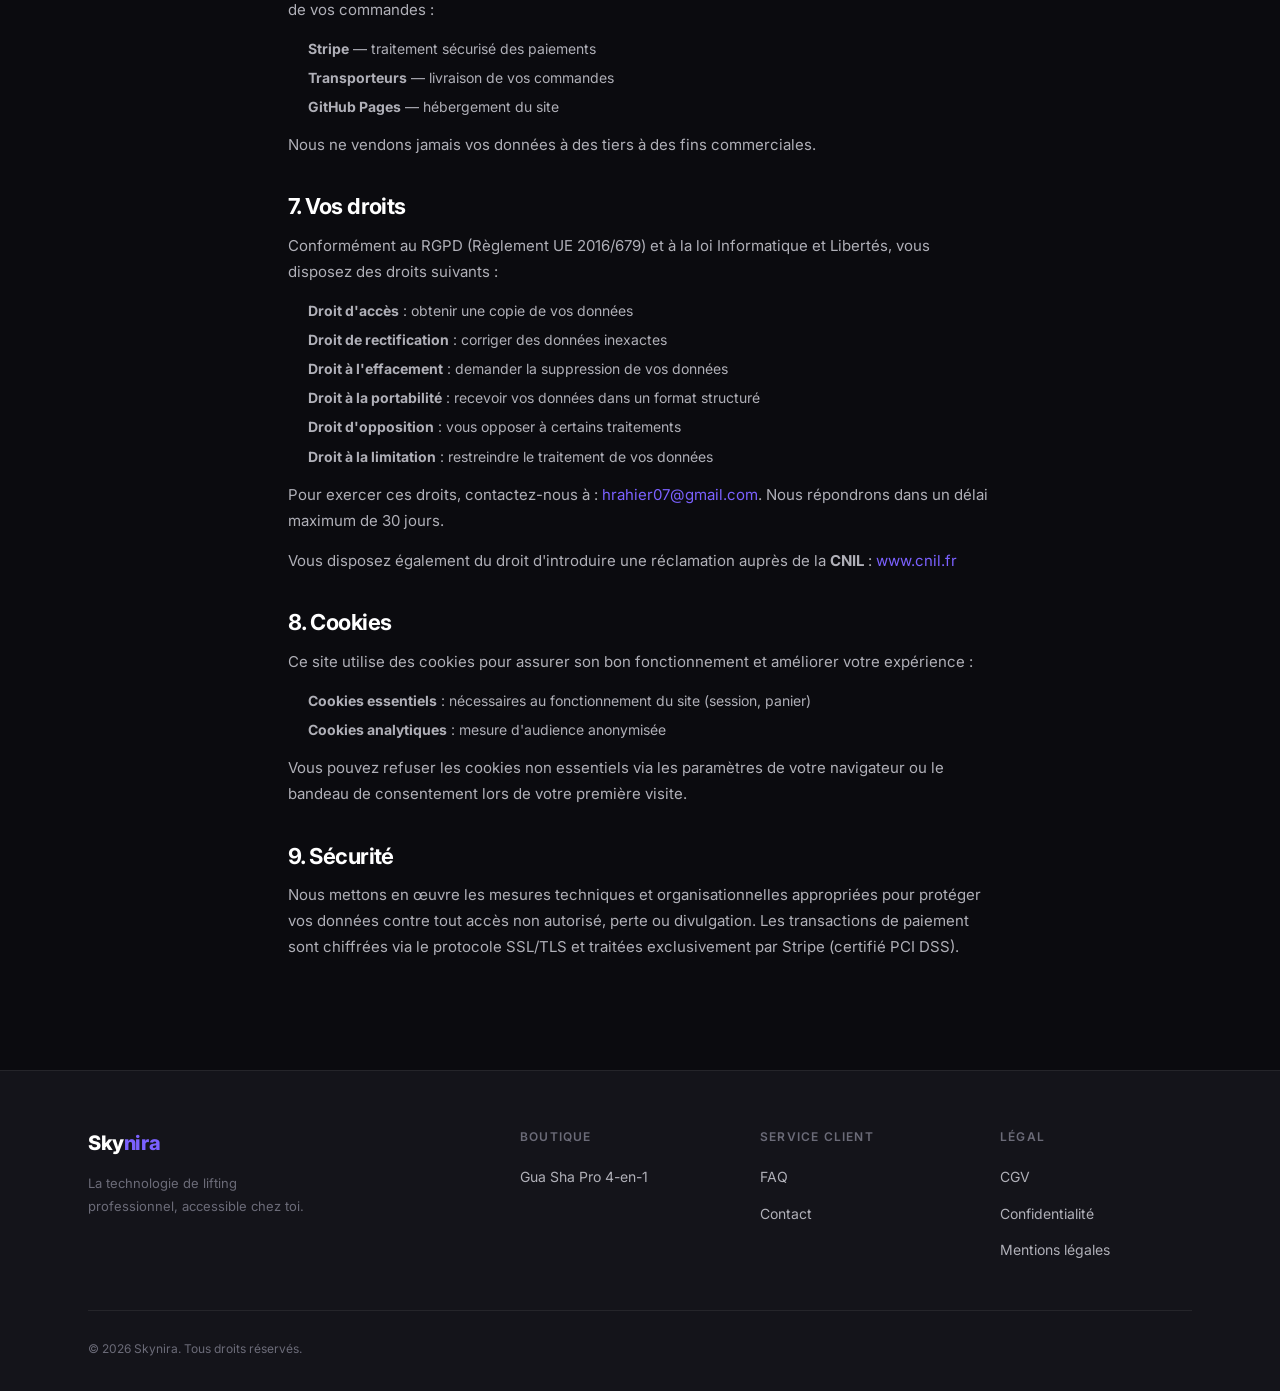
<file: confidentialite.html>
<!DOCTYPE html>
<html lang="fr">
<head>
  <meta charset="UTF-8">
  <meta name="viewport" content="width=device-width, initial-scale=1.0">
  <title>Politique de confidentialité — Skynira</title>
  <link rel="stylesheet" href="css/style.css">
  <style>
    .legal-page { max-width: 760px; margin: 0 auto; padding: 64px 28px 96px; }
    .legal-page h2 { font-size: 22px; margin: 36px 0 14px; color: var(--text); }
    .legal-page p { margin-bottom: 14px; }
    .legal-page ul { padding-left: 20px; margin-bottom: 14px; }
    .legal-page ul li { margin-bottom: 6px; font-size: 14px; color: var(--text2); }
    .legal-nav { display: flex; gap: 8px; flex-wrap: wrap; margin-bottom: 40px; }
    .legal-nav a { padding: 7px 14px; border-radius: var(--r-sm); background: var(--bg3); border: 1px solid var(--border); font-size: 13px; color: var(--text2); transition: all 0.2s; }
    .legal-nav a:hover, .legal-nav a.active { border-color: var(--accent); color: var(--accent); background: var(--accent-bg); }
    @media (max-width:640px) { .legal-page { padding: 40px 14px; } }
  </style>
</head>
<body>
<div class="topbar">Offre limitée — <strong>−50%</strong> aujourd'hui · Livraison offerte · Garantie 30 jours</div>
<nav class="nav">
  <div class="nav-inner">
    <a href="index.html" class="nav-logo">Sky<span>nira</span></a>
    <ul class="nav-links">
      <li><a href="index.html" class="nav-link">Accueil</a></li>
      <li><a href="product.html" class="nav-link">Le Produit</a></li>
      <li><a href="faq.html" class="nav-link">FAQ</a></li>
      <li><a href="contact.html" class="nav-link">Contact</a></li>
    </ul>
    <div class="nav-right">
      <a href="product.html" class="btn btn-primary" style="padding:10px 20px;font-size:13px">Commander — 39,99€</a>
    </div>
  </div>
</nav>
<div class="legal-page">
  <div class="legal-nav">
    <a href="cgv.html">CGV</a>
    <a href="mentions.html">Mentions légales</a>
    <a href="confidentialite.html" class="active">Confidentialité</a>
    <a href="remboursement.html">Remboursements</a>
    <a href="livraison.html">Livraison</a>
  </div>
  <h1 style="font-size:clamp(28px,4vw,40px);margin-bottom:8px">Politique de Confidentialité</h1>
  <p style="color:var(--text3);font-size:13px;margin-bottom:36px">Dernière mise à jour : 20 mars 2026</p>

  <h2>1. Responsable du traitement</h2>
  <p>Le responsable du traitement des données personnelles collectées sur skynira.fr est :</p>
  <ul>
    <li><strong>Hugo Rahier</strong>, Entrepreneur individuel</li>
    <li><strong>SIREN :</strong> 889 485 181</li>
    <li><strong>Email :</strong> <a href="mailto:hrahier07@gmail.com" style="color:var(--accent)">hrahier07@gmail.com</a></li>
  </ul>

  <h2>2. Données collectées</h2>
  <p>Dans le cadre de votre commande et de votre navigation sur skynira.fr, les données suivantes peuvent être collectées :</p>
  <ul>
    <li>Nom et prénom</li>
    <li>Adresse email</li>
    <li>Adresse de livraison</li>
    <li>Données de paiement (traitées par Stripe — nous ne conservons aucune donnée bancaire)</li>
    <li>Adresse IP et données de navigation (via cookies analytiques)</li>
  </ul>

  <h2>3. Finalités du traitement</h2>
  <p>Vos données sont collectées pour les finalités suivantes :</p>
  <ul>
    <li>Traitement et suivi de vos commandes</li>
    <li>Gestion du service client et des remboursements</li>
    <li>Envoi d'emails transactionnels (confirmation de commande, suivi de livraison)</li>
    <li>Amélioration de notre site (analytics anonymisés)</li>
    <li>Respect de nos obligations légales</li>
  </ul>

  <h2>4. Base légale</h2>
  <p>Le traitement de vos données repose sur :</p>
  <ul>
    <li>L'exécution du contrat de vente (traitement des commandes)</li>
    <li>Notre intérêt légitime (amélioration du site, prévention de la fraude)</li>
    <li>Votre consentement (cookies non essentiels)</li>
    <li>Le respect de nos obligations légales</li>
  </ul>

  <h2>5. Conservation des données</h2>
  <p>Vos données sont conservées pour la durée strictement nécessaire à la finalité pour laquelle elles ont été collectées :</p>
  <ul>
    <li>Données de commande : 5 ans (obligations comptables et fiscales)</li>
    <li>Données de contact : 3 ans à compter du dernier échange</li>
    <li>Cookies analytiques : 13 mois maximum</li>
  </ul>

  <h2>6. Partage des données</h2>
  <p>Vos données peuvent être transmises aux prestataires suivants dans le cadre strict de l'exécution de vos commandes :</p>
  <ul>
    <li><strong>Stripe</strong> — traitement sécurisé des paiements</li>
    <li><strong>Transporteurs</strong> — livraison de vos commandes</li>
    <li><strong>GitHub Pages</strong> — hébergement du site</li>
  </ul>
  <p>Nous ne vendons jamais vos données à des tiers à des fins commerciales.</p>

  <h2>7. Vos droits</h2>
  <p>Conformément au RGPD (Règlement UE 2016/679) et à la loi Informatique et Libertés, vous disposez des droits suivants :</p>
  <ul>
    <li><strong>Droit d'accès</strong> : obtenir une copie de vos données</li>
    <li><strong>Droit de rectification</strong> : corriger des données inexactes</li>
    <li><strong>Droit à l'effacement</strong> : demander la suppression de vos données</li>
    <li><strong>Droit à la portabilité</strong> : recevoir vos données dans un format structuré</li>
    <li><strong>Droit d'opposition</strong> : vous opposer à certains traitements</li>
    <li><strong>Droit à la limitation</strong> : restreindre le traitement de vos données</li>
  </ul>
  <p>Pour exercer ces droits, contactez-nous à : <a href="mailto:hrahier07@gmail.com" style="color:var(--accent)">hrahier07@gmail.com</a>. Nous répondrons dans un délai maximum de 30 jours.</p>
  <p>Vous disposez également du droit d'introduire une réclamation auprès de la <strong>CNIL</strong> : <a href="https://www.cnil.fr" style="color:var(--accent)" target="_blank" rel="noopener">www.cnil.fr</a></p>

  <h2>8. Cookies</h2>
  <p>Ce site utilise des cookies pour assurer son bon fonctionnement et améliorer votre expérience :</p>
  <ul>
    <li><strong>Cookies essentiels</strong> : nécessaires au fonctionnement du site (session, panier)</li>
    <li><strong>Cookies analytiques</strong> : mesure d'audience anonymisée</li>
  </ul>
  <p>Vous pouvez refuser les cookies non essentiels via les paramètres de votre navigateur ou le bandeau de consentement lors de votre première visite.</p>

  <h2>9. Sécurité</h2>
  <p>Nous mettons en œuvre les mesures techniques et organisationnelles appropriées pour protéger vos données contre tout accès non autorisé, perte ou divulgation. Les transactions de paiement sont chiffrées via le protocole SSL/TLS et traitées exclusivement par Stripe (certifié PCI DSS).</p>
</div>
<footer>
  <div class="container">
    <div class="footer-grid">
      <div><div class="footer-logo">Sky<span>nira</span></div><p class="footer-desc">La technologie de lifting professionnel, accessible chez toi.</p></div>
      <div class="footer-col"><h4>Boutique</h4><ul><li><a href="product.html">Gua Sha Pro 4-en-1</a></li></ul></div>
      <div class="footer-col"><h4>Service client</h4><ul><li><a href="faq.html">FAQ</a></li><li><a href="contact.html">Contact</a></li></ul></div>
      <div class="footer-col"><h4>Légal</h4><ul><li><a href="cgv.html">CGV</a></li><li><a href="confidentialite.html">Confidentialité</a></li><li><a href="mentions.html">Mentions légales</a></li></ul></div>
    </div>
    <div class="footer-bottom"><span>© 2026 Skynira. Tous droits réservés.</span></div>
  </div>
</footer>
<script src="js/main.js"></script>
</body>
</html>
</file>
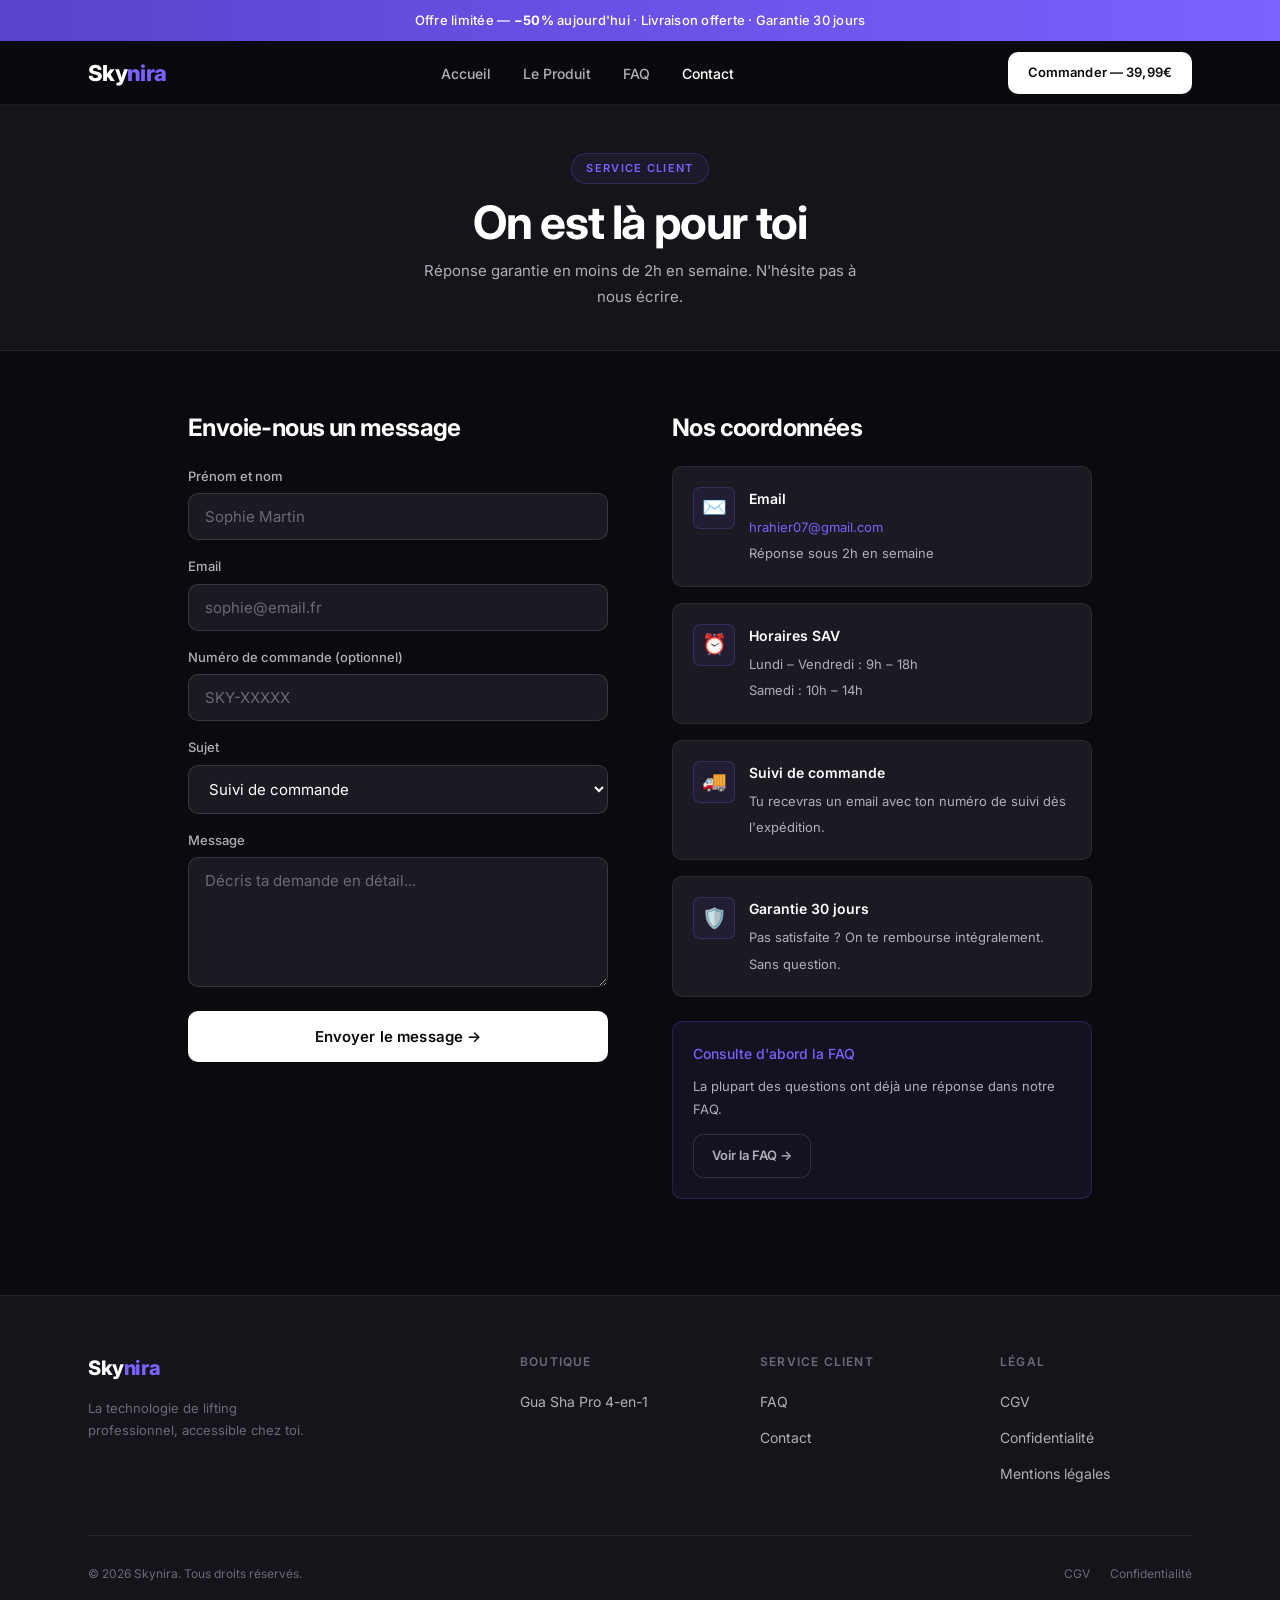
<file: contact.html>
<!DOCTYPE html>
<html lang="fr">
<head>
  <meta charset="UTF-8">
  <meta name="viewport" content="width=device-width, initial-scale=1.0">
  <title>Contact — Skynira | Service Client Français</title>
  <link rel="stylesheet" href="css/style.css">
  <style>
    .contact-page { max-width: 960px; margin: 0 auto; padding: 64px 28px 96px; display: grid; grid-template-columns: 1fr 1fr; gap: 64px; }
    .form-group { display: flex; flex-direction: column; gap: 6px; margin-bottom: 16px; }
    .form-label { font-size: 13px; font-weight: 500; color: var(--text2); }
    .form-input, .form-textarea {
      background: var(--bg3); border: 1.5px solid var(--border2);
      border-radius: var(--r); padding: 13px 16px;
      font-size: 15px; color: var(--text); font-family: 'Inter', sans-serif;
      transition: border-color 0.2s; outline: none; width: 100%;
    }
    .form-input:focus, .form-textarea:focus { border-color: var(--accent); }
    .form-textarea { resize: vertical; min-height: 130px; }
    .form-input::placeholder, .form-textarea::placeholder { color: var(--text3); }
    .contact-info { display: flex; flex-direction: column; gap: 16px; }
    .contact-card {
      padding: 20px; background: var(--bg3); border: 1px solid var(--border);
      border-radius: var(--r); display: flex; align-items: flex-start; gap: 14px;
    }
    .contact-icon {
      width: 42px; height: 42px; background: var(--accent-bg); border: 1px solid var(--accent-border);
      border-radius: var(--r-sm); display: flex; align-items: center; justify-content: center;
      font-size: 20px; flex-shrink: 0;
    }
    .contact-card strong { display: block; font-size: 14px; font-weight: 600; margin-bottom: 3px; }
    .contact-card span { font-size: 13px; color: var(--text2); }
    @media (max-width: 768px) { .contact-page { grid-template-columns: 1fr; gap: 40px; padding: 40px 14px; } }
  </style>
</head>
<body>

<div class="topbar">Offre limitée — <strong>−50%</strong> aujourd'hui · Livraison offerte · Garantie 30 jours</div>

<nav class="nav">
  <div class="nav-inner">
    <a href="index.html" class="nav-logo">Sky<span>nira</span></a>
    <ul class="nav-links">
      <li><a href="index.html" class="nav-link">Accueil</a></li>
      <li><a href="product.html" class="nav-link">Le Produit</a></li>
      <li><a href="faq.html" class="nav-link">FAQ</a></li>
      <li><a href="contact.html" class="nav-link" style="color:var(--text)">Contact</a></li>
    </ul>
    <div class="nav-right">
      <a href="product.html" class="btn btn-primary" style="padding:10px 20px;font-size:13px">Commander — 39,99€</a>
    </div>
  </div>
</nav>

<div style="background:var(--bg2);border-bottom:1px solid var(--border);padding:48px 0 40px;text-align:center">
  <div class="container">
    <span class="eyebrow" style="margin-bottom:14px;display:inline-flex">Service client</span>
    <h1 style="font-size:clamp(28px,4vw,46px);margin-bottom:12px">On est là pour toi</h1>
    <p style="max-width:460px;margin:0 auto">Réponse garantie en moins de 2h en semaine. N'hésite pas à nous écrire.</p>
  </div>
</div>

<div class="contact-page">
  <div data-reveal>
    <h2 style="font-size:24px;margin-bottom:24px">Envoie-nous un message</h2>
    <form onsubmit="handleForm(event)">
      <div class="form-group">
        <label class="form-label">Prénom et nom</label>
        <input type="text" class="form-input" placeholder="Sophie Martin" required>
      </div>
      <div class="form-group">
        <label class="form-label">Email</label>
        <input type="email" class="form-input" placeholder="sophie@email.fr" required>
      </div>
      <div class="form-group">
        <label class="form-label">Numéro de commande (optionnel)</label>
        <input type="text" class="form-input" placeholder="SKY-XXXXX">
      </div>
      <div class="form-group">
        <label class="form-label">Sujet</label>
        <select class="form-input" style="cursor:pointer">
          <option>Suivi de commande</option>
          <option>Remboursement / Retour</option>
          <option>Question produit</option>
          <option>Problème technique</option>
          <option>Autre</option>
        </select>
      </div>
      <div class="form-group">
        <label class="form-label">Message</label>
        <textarea class="form-textarea" placeholder="Décris ta demande en détail..." required></textarea>
      </div>
      <button type="submit" class="btn btn-primary btn-full" style="margin-top:8px">Envoyer le message →</button>
    </form>
  </div>

  <div data-reveal data-delay="2">
    <h2 style="font-size:24px;margin-bottom:24px">Nos coordonnées</h2>
    <div class="contact-info">
      <div class="contact-card">
        <div class="contact-icon">✉️</div>
        <div>
          <strong>Email</strong>
          <span><a href="mailto:hrahier07@gmail.com" style="color:var(--accent)">hrahier07@gmail.com</a><br>Réponse sous 2h en semaine</span>
        </div>
      </div>
      <div class="contact-card">
        <div class="contact-icon">⏰</div>
        <div>
          <strong>Horaires SAV</strong>
          <span>Lundi – Vendredi : 9h – 18h<br>Samedi : 10h – 14h</span>
        </div>
      </div>
      <div class="contact-card">
        <div class="contact-icon">🚚</div>
        <div>
          <strong>Suivi de commande</strong>
          <span>Tu recevras un email avec ton numéro de suivi dès l'expédition.</span>
        </div>
      </div>
      <div class="contact-card">
        <div class="contact-icon">🛡️</div>
        <div>
          <strong>Garantie 30 jours</strong>
          <span>Pas satisfaite ? On te rembourse intégralement. Sans question.</span>
        </div>
      </div>
    </div>

    <div style="margin-top:24px;padding:20px;background:var(--accent-bg);border:1px solid var(--accent-border);border-radius:var(--r)">
      <p style="font-size:14px;color:var(--accent);font-weight:500;margin-bottom:8px">Consulte d'abord la FAQ</p>
      <p style="font-size:13px;color:var(--text2)">La plupart des questions ont déjà une réponse dans notre FAQ.</p>
      <a href="faq.html" class="btn btn-outline" style="margin-top:14px;padding:10px 18px;font-size:13px">Voir la FAQ →</a>
    </div>
  </div>
</div>

<footer>
  <div class="container">
    <div class="footer-grid">
      <div><div class="footer-logo">Sky<span>nira</span></div><p class="footer-desc">La technologie de lifting professionnel, accessible chez toi.</p></div>
      <div class="footer-col"><h4>Boutique</h4><ul><li><a href="product.html">Gua Sha Pro 4-en-1</a></li></ul></div>
      <div class="footer-col"><h4>Service client</h4><ul><li><a href="faq.html">FAQ</a></li><li><a href="contact.html">Contact</a></li></ul></div>
      <div class="footer-col"><h4>Légal</h4><ul><li><a href="cgv.html">CGV</a></li><li><a href="confidentialite.html">Confidentialité</a></li><li><a href="mentions.html">Mentions légales</a></li></ul></div>
    </div>
    <div class="footer-bottom"><span>© 2026 Skynira. Tous droits réservés.</span><div class="footer-bottom-links"><a href="cgv.html">CGV</a><a href="confidentialite.html">Confidentialité</a></div></div>
  </div>
</footer>

<script src="js/main.js"></script>
<script>
function handleForm(e) {
  e.preventDefault();
  const form = e.target;
  const name = form.querySelector('input[type="text"]').value;
  const email = form.querySelector('input[type="email"]').value;
  const order = form.querySelectorAll('input[type="text"]')[1]?.value || '';
  const subject = form.querySelector('select').value;
  const message = form.querySelector('textarea').value;

  const mailtoSubject = encodeURIComponent('[Skynira] ' + subject + (order ? ' — Commande ' + order : ''));
  const mailtoBody = encodeURIComponent('Prénom et nom : ' + name + '\nEmail : ' + email + '\nNuméro de commande : ' + (order || 'N/A') + '\nSujet : ' + subject + '\n\nMessage :\n' + message);
  window.location.href = 'mailto:hrahier07@gmail.com?subject=' + mailtoSubject + '&body=' + mailtoBody;

  const btn = form.querySelector('button[type="submit"]');
  btn.textContent = '✓ Ouverture de votre messagerie...';
  btn.style.background = '#3ECFA0';
  btn.style.color = '#0B0B0F';
  setTimeout(() => {
    btn.textContent = 'Envoyer le message →';
    btn.style.background = '';
    btn.style.color = '';
    btn.disabled = false;
  }, 3000);
}
</script>
</body>
</html>
</file>
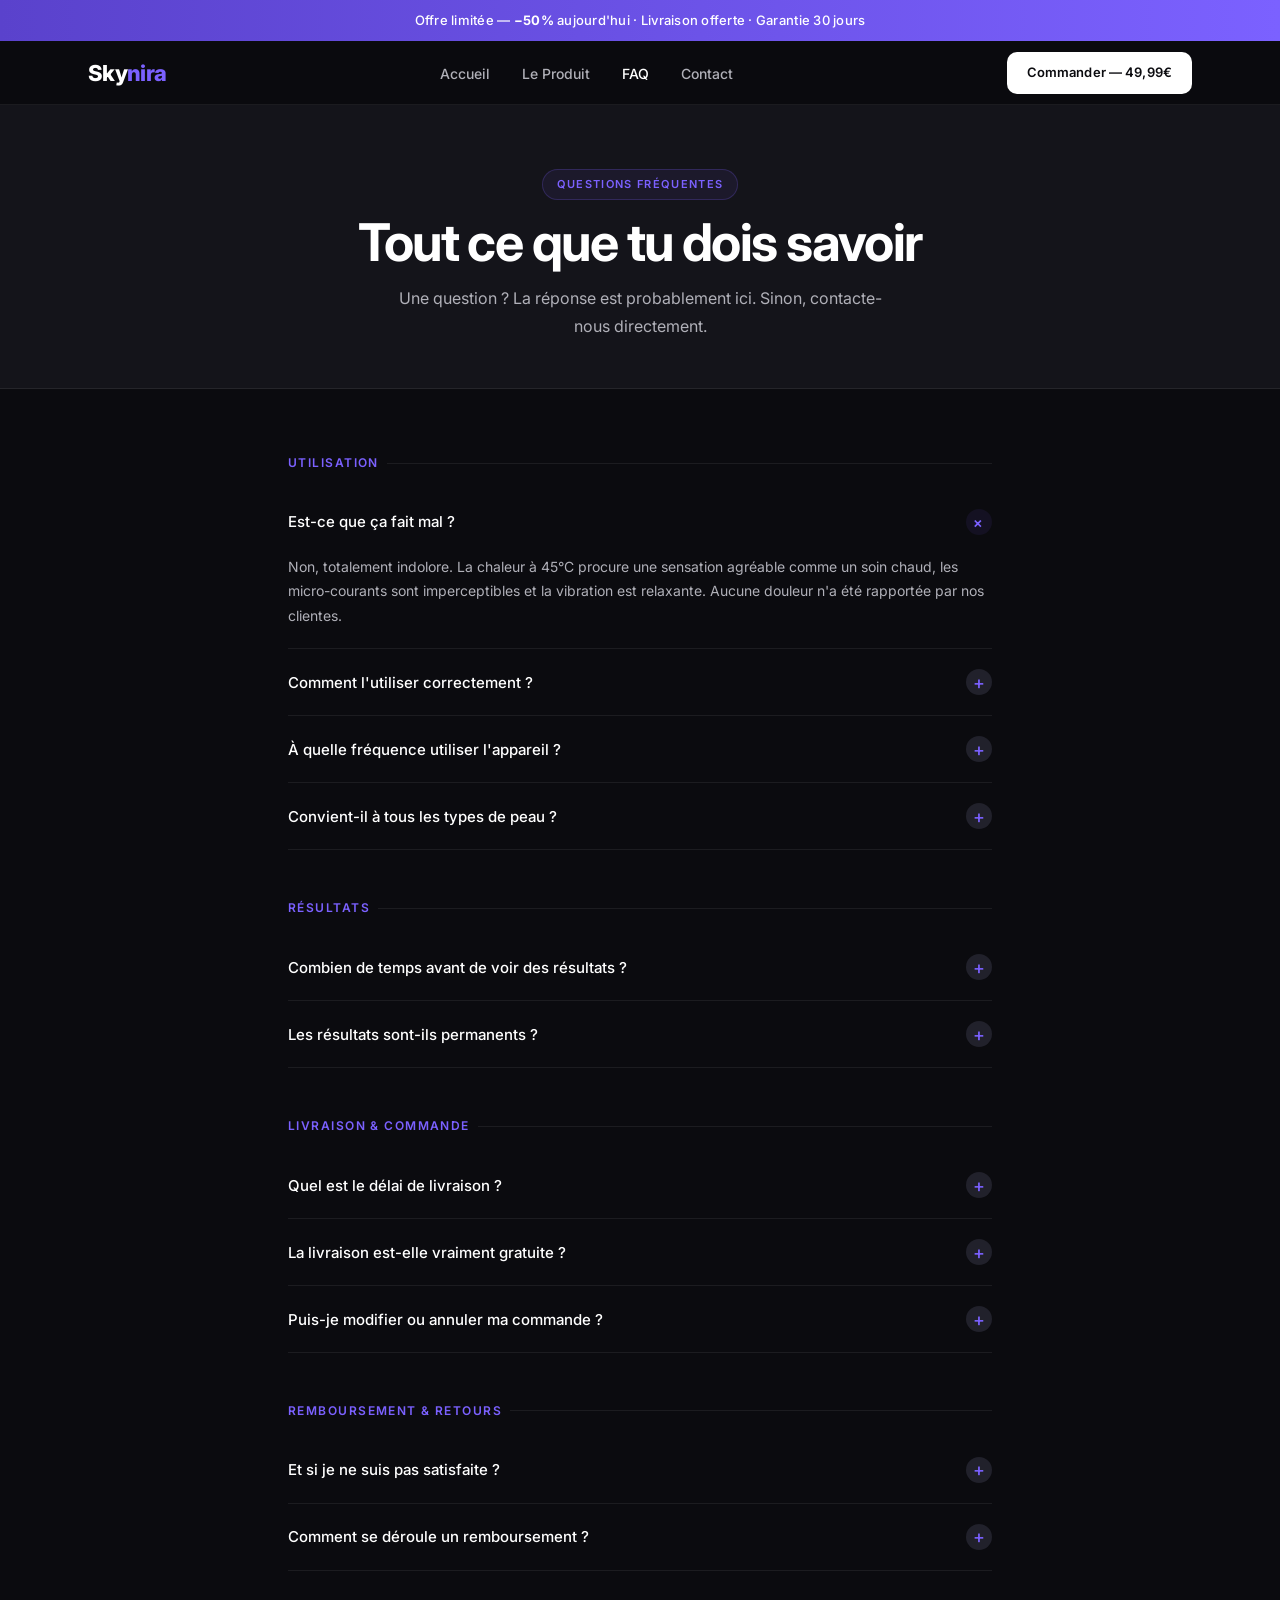
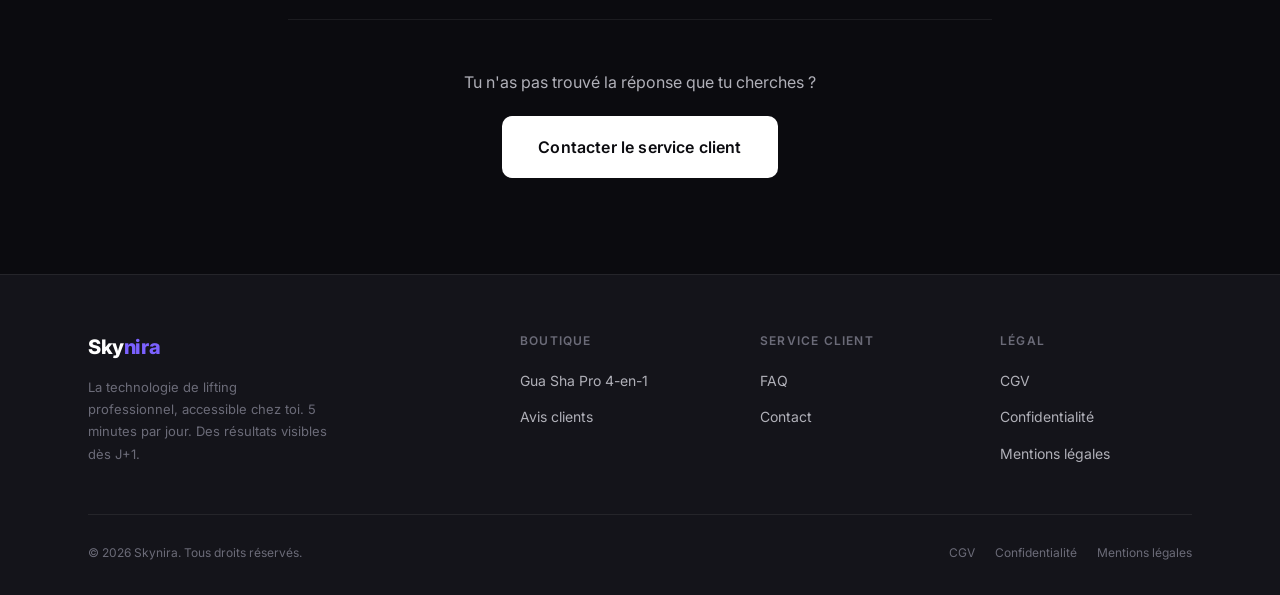
<file: faq.html>
<!DOCTYPE html>
<html lang="fr">
<head>
  <meta charset="UTF-8">
  <meta name="viewport" content="width=device-width, initial-scale=1.0">
  <title>FAQ — Skynira | Questions Fréquentes</title>
  <meta name="description" content="Toutes les réponses à vos questions sur le Gua Sha Pro 4-en-1 Skynira. Livraison, utilisation, résultats, remboursement.">
  <link rel="stylesheet" href="css/style.css">
  <style>
    .faq-hero { background: var(--bg2); border-bottom: 1px solid var(--border); padding: 64px 0 48px; text-align: center; }
    .faq-page { max-width: 760px; margin: 0 auto; padding: 64px 28px 96px; }
    .faq-category { margin-bottom: 48px; }
    .faq-cat-title {
      font-size: 12px; font-weight: 600; letter-spacing: 0.12em; text-transform: uppercase;
      color: var(--accent); margin-bottom: 16px; display: flex; align-items: center; gap: 8px;
    }
    .faq-cat-title::after { content:''; flex:1; height:1px; background:var(--border); }
    @media (max-width:640px) { .faq-page { padding: 40px 14px 64px; } }
  </style>
</head>
<body>

<div class="topbar">
  Offre limitée — <strong>−50%</strong> aujourd'hui · Livraison offerte · Garantie 30 jours
</div>

<nav class="nav">
  <div class="nav-inner">
    <a href="index.html" class="nav-logo">Sky<span>nira</span></a>
    <ul class="nav-links">
      <li><a href="index.html" class="nav-link">Accueil</a></li>
      <li><a href="product.html" class="nav-link">Le Produit</a></li>
      <li><a href="faq.html" class="nav-link" style="color:var(--text)">FAQ</a></li>
      <li><a href="contact.html" class="nav-link">Contact</a></li>
    </ul>
    <div class="nav-right">
      <a href="product.html" class="btn btn-primary" style="padding:10px 20px;font-size:13px">Commander — 49,99€</a>
    </div>
  </div>
</nav>

<div class="faq-hero">
  <div class="container">
    <span class="eyebrow" style="margin-bottom:16px;display:inline-flex">Questions fréquentes</span>
    <h1 style="font-size:clamp(32px,5vw,52px);margin-bottom:14px">Tout ce que tu dois savoir</h1>
    <p style="max-width:500px;margin:0 auto;font-size:16px">Une question ? La réponse est probablement ici. Sinon, contacte-nous directement.</p>
  </div>
</div>

<div class="faq-page">

  <div class="faq-category" data-reveal>
    <div class="faq-cat-title">Utilisation</div>

    <div class="faq-item open">
      <button class="faq-btn">Est-ce que ça fait mal ?<div class="faq-icon">+</div></button>
      <div class="faq-answer">Non, totalement indolore. La chaleur à 45°C procure une sensation agréable comme un soin chaud, les micro-courants sont imperceptibles et la vibration est relaxante. Aucune douleur n'a été rapportée par nos clientes.</div>
    </div>
    <div class="faq-item">
      <button class="faq-btn">Comment l'utiliser correctement ?<div class="faq-icon">+</div></button>
      <div class="faq-answer">Appliquez un sérum ou une crème sur le visage. Allumez l'appareil, choisissez votre mode (1 à 4) et massez en mouvements ascendants : du menton vers les tempes, du front vers les cheveux. Durée recommandée : 3 à 5 minutes par zone, idéalement chaque matin.</div>
    </div>
    <div class="faq-item">
      <button class="faq-btn">À quelle fréquence utiliser l'appareil ?<div class="faq-icon">+</div></button>
      <div class="faq-answer">L'idéal est une utilisation quotidienne de 5 minutes le matin. Des résultats optimaux sont obtenus après 2 à 3 semaines d'utilisation régulière. L'appareil peut être utilisé jusqu'à deux fois par jour si souhaité.</div>
    </div>
    <div class="faq-item">
      <button class="faq-btn">Convient-il à tous les types de peau ?<div class="faq-icon">+</div></button>
      <div class="faq-answer">Oui — peau normale, sèche, mixte ou grasse. Si vous avez une condition dermatologique spécifique (rosacée active, eczéma, psoriasis), consultez votre dermatologue avant toute utilisation.</div>
    </div>
  </div>

  <div class="faq-category" data-reveal>
    <div class="faq-cat-title">Résultats</div>

    <div class="faq-item">
      <button class="faq-btn">Combien de temps avant de voir des résultats ?<div class="faq-icon">+</div></button>
      <div class="faq-answer">La majorité de nos clientes remarquent une différence dès la première utilisation (visage désgonflé, teint plus lumineux). Des résultats durables et profonds apparaissent après 2 à 3 semaines d'utilisation régulière.</div>
    </div>
    <div class="faq-item">
      <button class="faq-btn">Les résultats sont-ils permanents ?<div class="faq-icon">+</div></button>
      <div class="faq-answer">Les résultats s'améliorent avec l'utilisation régulière. Comme pour tout soin de beauté, une utilisation continue maintient les effets. En cas d'arrêt prolongé, les bénéfices s'estompent progressivement.</div>
    </div>
  </div>

  <div class="faq-category" data-reveal>
    <div class="faq-cat-title">Livraison & Commande</div>

    <div class="faq-item">
      <button class="faq-btn">Quel est le délai de livraison ?<div class="faq-icon">+</div></button>
      <div class="faq-answer">La livraison en France métropolitaine prend entre 8 et 12 jours ouvrés. Tu reçois un email avec ton numéro de suivi dès que ta commande est expédiée.</div>
    </div>
    <div class="faq-item">
      <button class="faq-btn">La livraison est-elle vraiment gratuite ?<div class="faq-icon">+</div></button>
      <div class="faq-answer">Oui, la livraison est offerte vers toute la France métropolitaine, sans condition de montant minimum. C'est inclus dans le prix affiché.</div>
    </div>
    <div class="faq-item">
      <button class="faq-btn">Puis-je modifier ou annuler ma commande ?<div class="faq-icon">+</div></button>
      <div class="faq-answer">Les modifications et annulations sont possibles dans les 2 heures suivant la commande. Contactez-nous rapidement par email à contact@skynira.fr avec votre numéro de commande.</div>
    </div>
  </div>

  <div class="faq-category" data-reveal>
    <div class="faq-cat-title">Remboursement & Retours</div>

    <div class="faq-item">
      <button class="faq-btn">Et si je ne suis pas satisfaite ?<div class="faq-icon">+</div></button>
      <div class="faq-answer">Tu as 30 jours pour essayer l'appareil. Si tu n'es pas satisfaite à 100%, contacte-nous à contact@skynira.fr et on te rembourse intégralement — sans poser de questions et sans frais de retour.</div>
    </div>
    <div class="faq-item">
      <button class="faq-btn">Comment se déroule un remboursement ?<div class="faq-icon">+</div></button>
      <div class="faq-answer">Tu contactes notre service client, on t'envoie une étiquette de retour gratuite. Dès réception de l'appareil, le remboursement est effectué sous 5 à 7 jours ouvrés sur ton moyen de paiement d'origine.</div>
    </div>
  </div>

  <div style="text-align:center;padding-top:48px;border-top:1px solid var(--border)" data-reveal>
    <p style="margin-bottom:20px;font-size:16px">Tu n'as pas trouvé la réponse que tu cherches ?</p>
    <a href="contact.html" class="btn btn-primary btn-primary-lg">Contacter le service client</a>
  </div>
</div>

<footer>
  <div class="container">
    <div class="footer-grid">
      <div>
        <div class="footer-logo">Sky<span>nira</span></div>
        <p class="footer-desc">La technologie de lifting professionnel, accessible chez toi. 5 minutes par jour. Des résultats visibles dès J+1.</p>
      </div>
      <div class="footer-col">
        <h4>Boutique</h4>
        <ul><li><a href="product.html">Gua Sha Pro 4-en-1</a></li><li><a href="index.html#avis">Avis clients</a></li></ul>
      </div>
      <div class="footer-col">
        <h4>Service client</h4>
        <ul><li><a href="faq.html">FAQ</a></li><li><a href="contact.html">Contact</a></li></ul>
      </div>
      <div class="footer-col">
        <h4>Légal</h4>
        <ul><li><a href="cgv.html">CGV</a></li><li><a href="confidentialite.html">Confidentialité</a></li><li><a href="mentions.html">Mentions légales</a></li></ul>
      </div>
    </div>
    <div class="footer-bottom">
      <span>© 2026 Skynira. Tous droits réservés.</span>
      <div class="footer-bottom-links"><a href="cgv.html">CGV</a><a href="confidentialite.html">Confidentialité</a><a href="mentions.html">Mentions légales</a></div>
    </div>
  </div>
</footer>

<script src="js/main.js"></script>
</body>
</html>
</file>
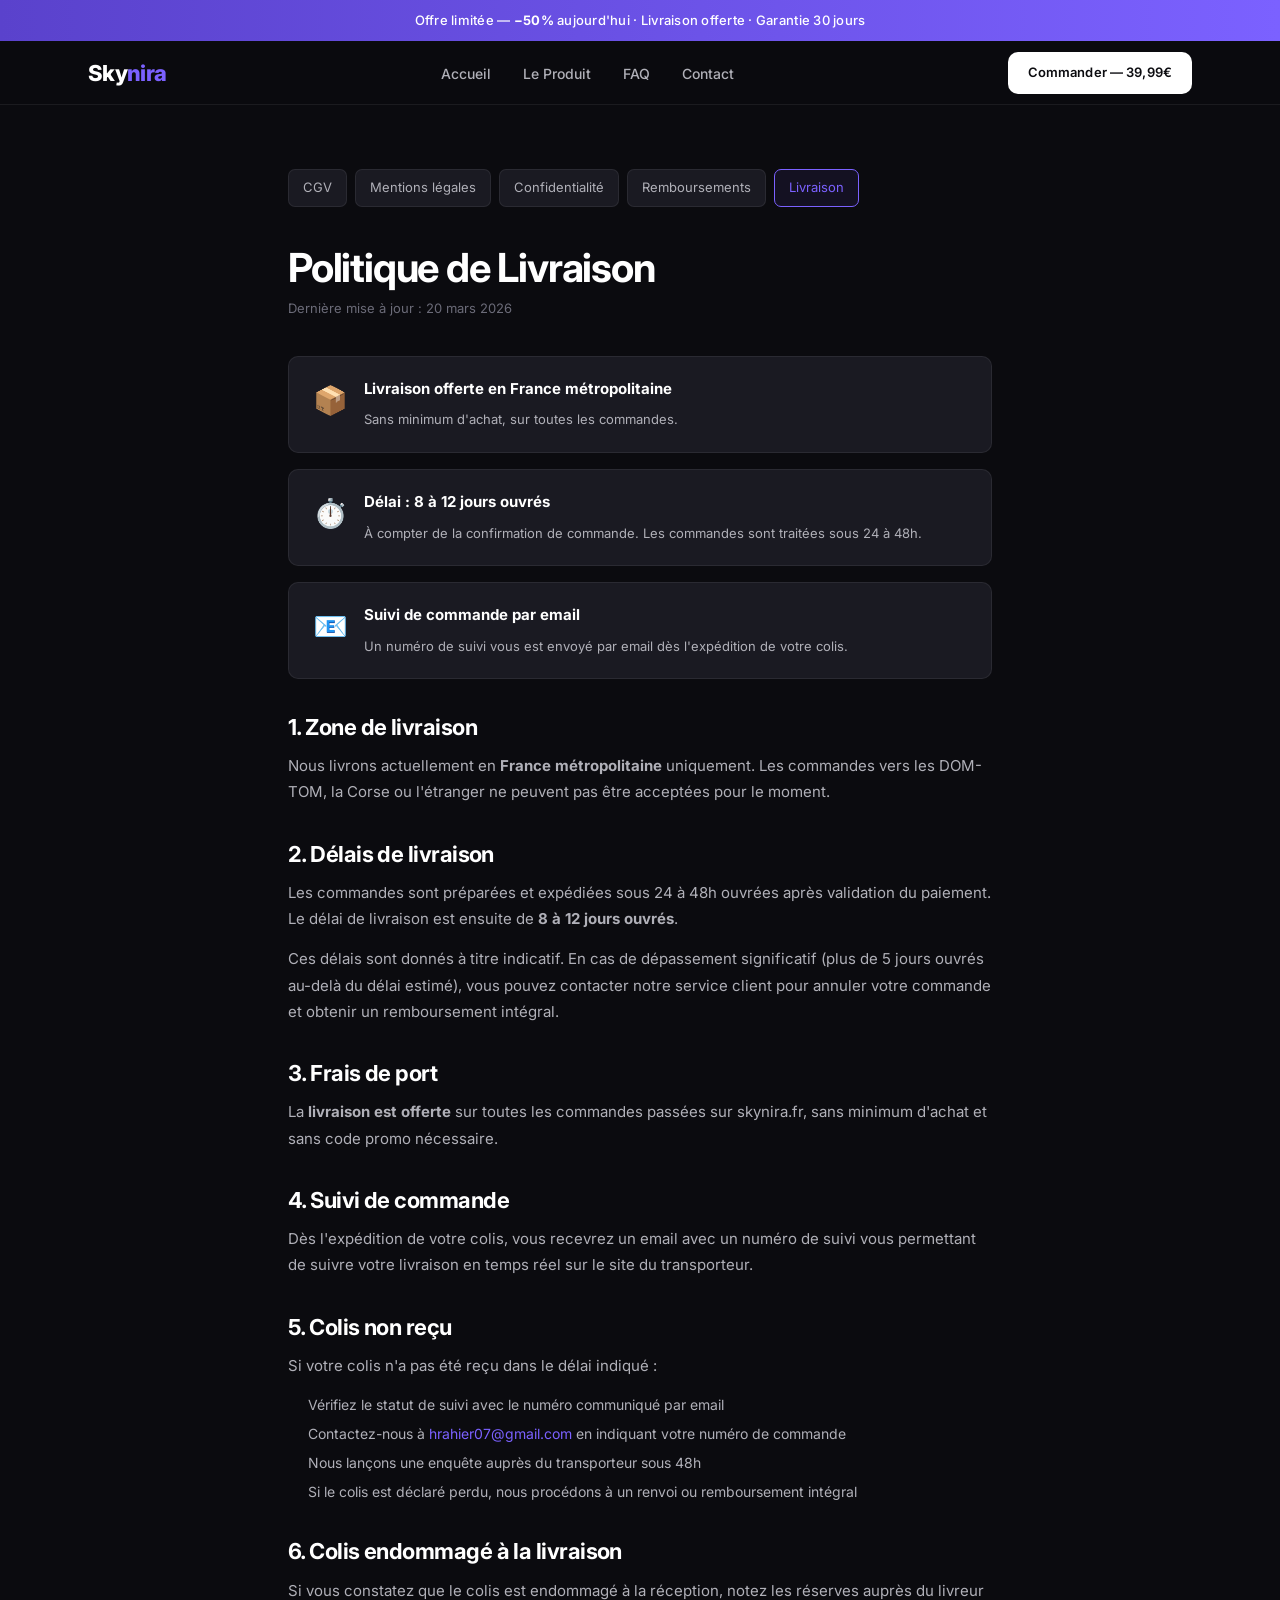
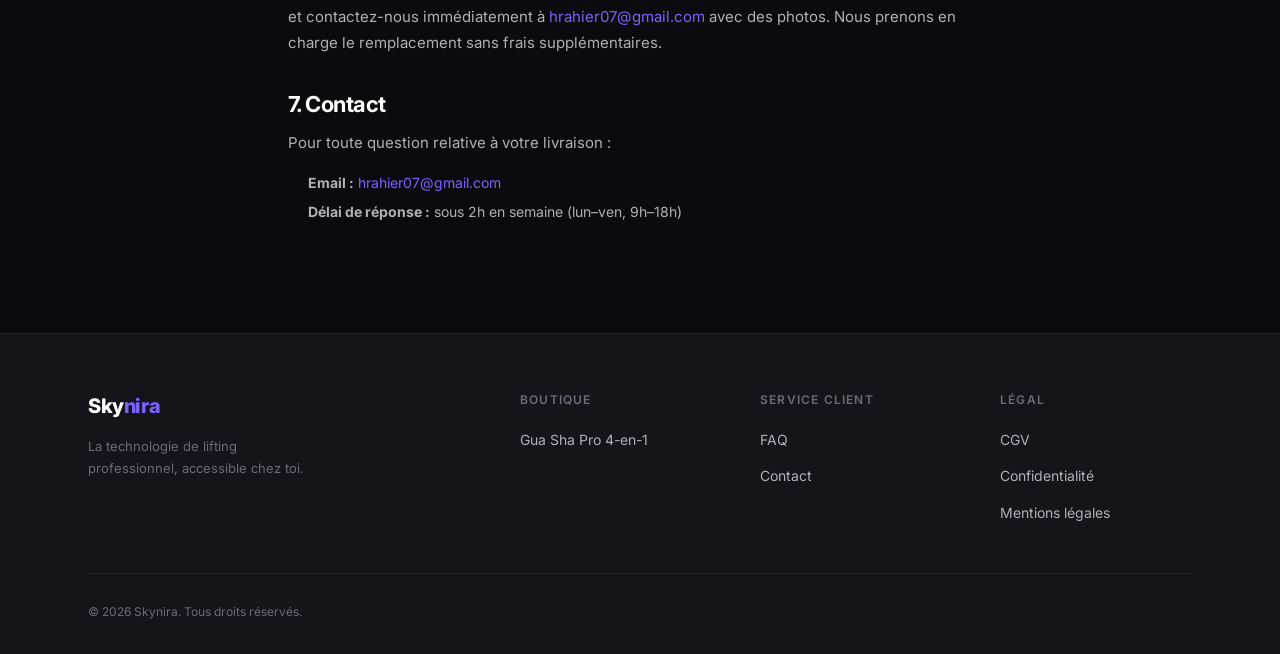
<file: livraison.html>
<!DOCTYPE html>
<html lang="fr">
<head>
  <meta charset="UTF-8">
  <meta name="viewport" content="width=device-width, initial-scale=1.0">
  <title>Livraison — Skynira</title>
  <link rel="stylesheet" href="css/style.css">
  <style>
    .legal-page { max-width: 760px; margin: 0 auto; padding: 64px 28px 96px; }
    .legal-page h2 { font-size: 22px; margin: 36px 0 14px; color: var(--text); }
    .legal-page p { margin-bottom: 14px; }
    .legal-page ul { padding-left: 20px; margin-bottom: 14px; }
    .legal-page ul li { margin-bottom: 6px; font-size: 14px; color: var(--text2); }
    .legal-nav { display: flex; gap: 8px; flex-wrap: wrap; margin-bottom: 40px; }
    .legal-nav a { padding: 7px 14px; border-radius: var(--r-sm); background: var(--bg3); border: 1px solid var(--border); font-size: 13px; color: var(--text2); transition: all 0.2s; }
    .legal-nav a:hover, .legal-nav a.active { border-color: var(--accent); color: var(--accent); background: var(--accent-bg); }
    .info-card { padding: 20px 24px; background: var(--bg3); border: 1px solid var(--border); border-radius: var(--r); margin-bottom: 16px; display: flex; gap: 16px; align-items: flex-start; }
    .info-card-icon { font-size: 28px; flex-shrink: 0; }
    .info-card strong { display: block; font-size: 15px; margin-bottom: 4px; }
    .info-card span { font-size: 13px; color: var(--text2); }
    @media (max-width:640px) { .legal-page { padding: 40px 14px; } }
  </style>
</head>
<body>
<div class="topbar">Offre limitée — <strong>−50%</strong> aujourd'hui · Livraison offerte · Garantie 30 jours</div>
<nav class="nav">
  <div class="nav-inner">
    <a href="index.html" class="nav-logo">Sky<span>nira</span></a>
    <ul class="nav-links">
      <li><a href="index.html" class="nav-link">Accueil</a></li>
      <li><a href="product.html" class="nav-link">Le Produit</a></li>
      <li><a href="faq.html" class="nav-link">FAQ</a></li>
      <li><a href="contact.html" class="nav-link">Contact</a></li>
    </ul>
    <div class="nav-right">
      <a href="product.html" class="btn btn-primary" style="padding:10px 20px;font-size:13px">Commander — 39,99€</a>
    </div>
  </div>
</nav>
<div class="legal-page">
  <div class="legal-nav">
    <a href="cgv.html">CGV</a>
    <a href="mentions.html">Mentions légales</a>
    <a href="confidentialite.html">Confidentialité</a>
    <a href="remboursement.html">Remboursements</a>
    <a href="livraison.html" class="active">Livraison</a>
  </div>
  <h1 style="font-size:clamp(28px,4vw,40px);margin-bottom:8px">Politique de Livraison</h1>
  <p style="color:var(--text3);font-size:13px;margin-bottom:36px">Dernière mise à jour : 20 mars 2026</p>

  <div class="info-card">
    <div class="info-card-icon">📦</div>
    <div><strong>Livraison offerte en France métropolitaine</strong><span>Sans minimum d'achat, sur toutes les commandes.</span></div>
  </div>
  <div class="info-card">
    <div class="info-card-icon">⏱️</div>
    <div><strong>Délai : 8 à 12 jours ouvrés</strong><span>À compter de la confirmation de commande. Les commandes sont traitées sous 24 à 48h.</span></div>
  </div>
  <div class="info-card">
    <div class="info-card-icon">📧</div>
    <div><strong>Suivi de commande par email</strong><span>Un numéro de suivi vous est envoyé par email dès l'expédition de votre colis.</span></div>
  </div>

  <h2>1. Zone de livraison</h2>
  <p>Nous livrons actuellement en <strong>France métropolitaine</strong> uniquement. Les commandes vers les DOM-TOM, la Corse ou l'étranger ne peuvent pas être acceptées pour le moment.</p>

  <h2>2. Délais de livraison</h2>
  <p>Les commandes sont préparées et expédiées sous 24 à 48h ouvrées après validation du paiement. Le délai de livraison est ensuite de <strong>8 à 12 jours ouvrés</strong>.</p>
  <p>Ces délais sont donnés à titre indicatif. En cas de dépassement significatif (plus de 5 jours ouvrés au-delà du délai estimé), vous pouvez contacter notre service client pour annuler votre commande et obtenir un remboursement intégral.</p>

  <h2>3. Frais de port</h2>
  <p>La <strong>livraison est offerte</strong> sur toutes les commandes passées sur skynira.fr, sans minimum d'achat et sans code promo nécessaire.</p>

  <h2>4. Suivi de commande</h2>
  <p>Dès l'expédition de votre colis, vous recevrez un email avec un numéro de suivi vous permettant de suivre votre livraison en temps réel sur le site du transporteur.</p>

  <h2>5. Colis non reçu</h2>
  <p>Si votre colis n'a pas été reçu dans le délai indiqué :</p>
  <ul>
    <li>Vérifiez le statut de suivi avec le numéro communiqué par email</li>
    <li>Contactez-nous à <a href="mailto:hrahier07@gmail.com" style="color:var(--accent)">hrahier07@gmail.com</a> en indiquant votre numéro de commande</li>
    <li>Nous lançons une enquête auprès du transporteur sous 48h</li>
    <li>Si le colis est déclaré perdu, nous procédons à un renvoi ou remboursement intégral</li>
  </ul>

  <h2>6. Colis endommagé à la livraison</h2>
  <p>Si vous constatez que le colis est endommagé à la réception, notez les réserves auprès du livreur et contactez-nous immédiatement à <a href="mailto:hrahier07@gmail.com" style="color:var(--accent)">hrahier07@gmail.com</a> avec des photos. Nous prenons en charge le remplacement sans frais supplémentaires.</p>

  <h2>7. Contact</h2>
  <p>Pour toute question relative à votre livraison :</p>
  <ul>
    <li><strong>Email :</strong> <a href="mailto:hrahier07@gmail.com" style="color:var(--accent)">hrahier07@gmail.com</a></li>
    <li><strong>Délai de réponse :</strong> sous 2h en semaine (lun–ven, 9h–18h)</li>
  </ul>
</div>
<footer>
  <div class="container">
    <div class="footer-grid">
      <div><div class="footer-logo">Sky<span>nira</span></div><p class="footer-desc">La technologie de lifting professionnel, accessible chez toi.</p></div>
      <div class="footer-col"><h4>Boutique</h4><ul><li><a href="product.html">Gua Sha Pro 4-en-1</a></li></ul></div>
      <div class="footer-col"><h4>Service client</h4><ul><li><a href="faq.html">FAQ</a></li><li><a href="contact.html">Contact</a></li></ul></div>
      <div class="footer-col"><h4>Légal</h4><ul><li><a href="cgv.html">CGV</a></li><li><a href="confidentialite.html">Confidentialité</a></li><li><a href="mentions.html">Mentions légales</a></li></ul></div>
    </div>
    <div class="footer-bottom"><span>© 2026 Skynira. Tous droits réservés.</span></div>
  </div>
</footer>
<script src="js/main.js"></script>
</body>
</html>
</file>
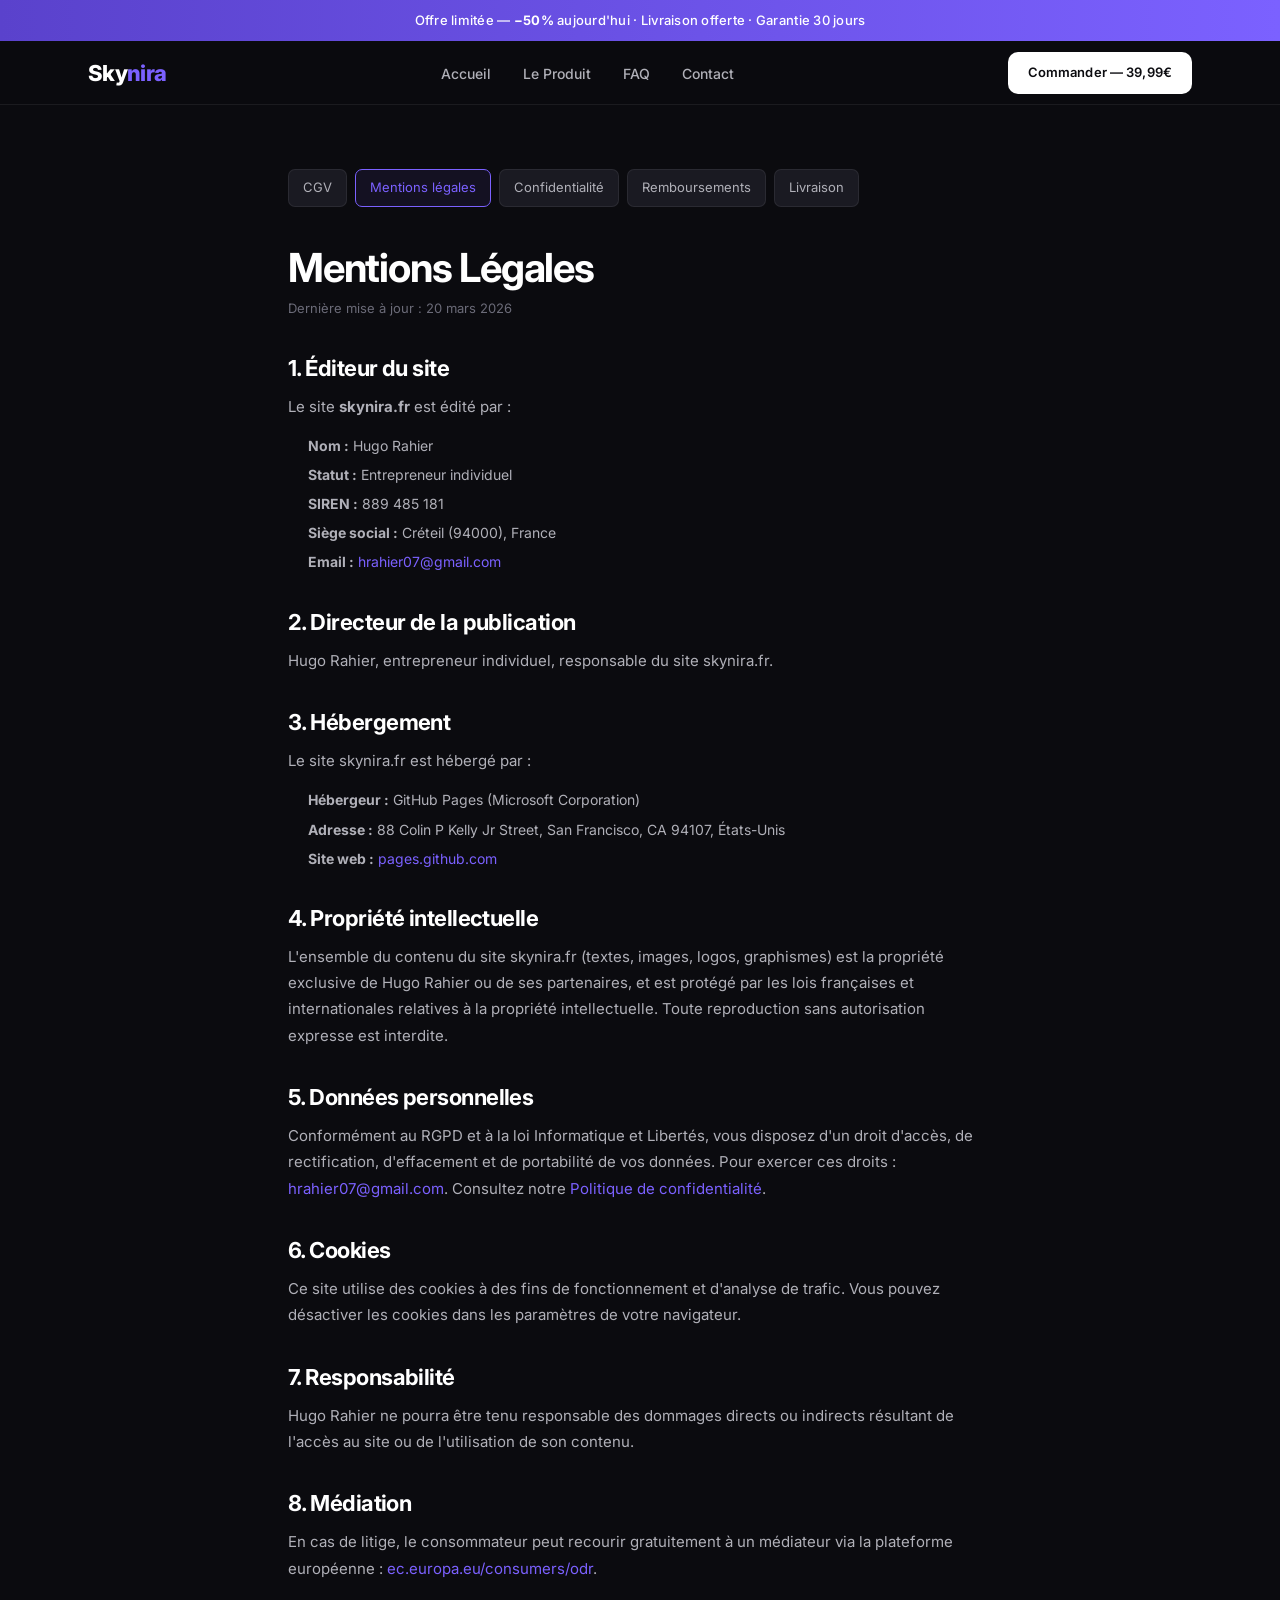
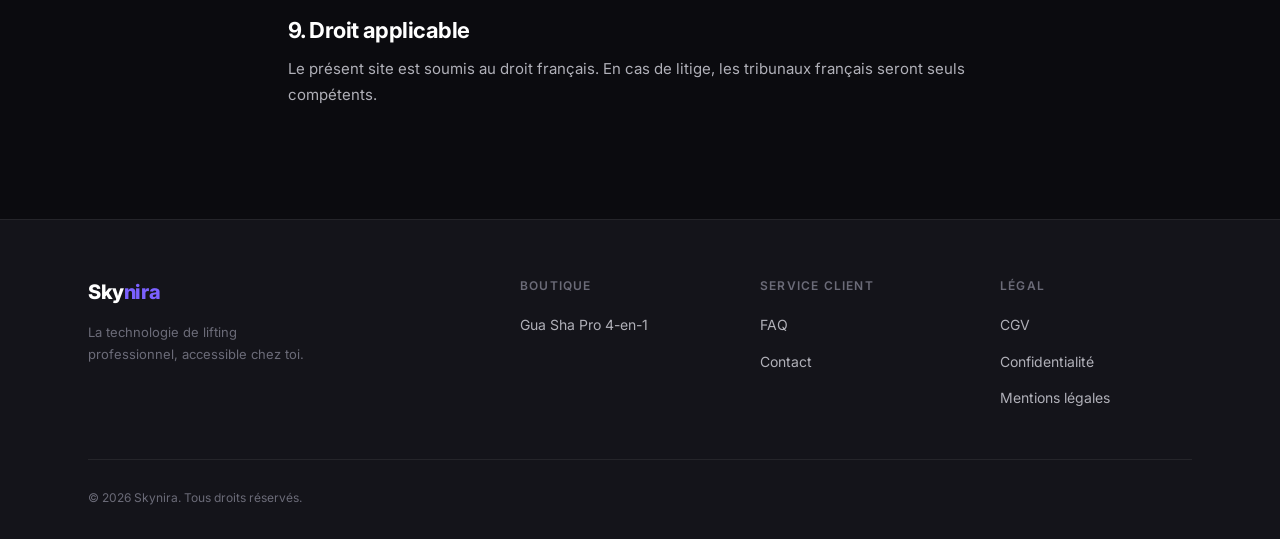
<file: mentions.html>
<!DOCTYPE html>
<html lang="fr">
<head>
  <meta charset="UTF-8">
  <meta name="viewport" content="width=device-width, initial-scale=1.0">
  <title>Mentions légales — Skynira</title>
  <link rel="stylesheet" href="css/style.css">
  <style>
    .legal-page { max-width: 760px; margin: 0 auto; padding: 64px 28px 96px; }
    .legal-page h2 { font-size: 22px; margin: 36px 0 14px; color: var(--text); }
    .legal-page p { margin-bottom: 14px; }
    .legal-page ul { padding-left: 20px; margin-bottom: 14px; }
    .legal-page ul li { margin-bottom: 6px; font-size: 14px; color: var(--text2); }
    .legal-nav { display: flex; gap: 8px; flex-wrap: wrap; margin-bottom: 40px; }
    .legal-nav a { padding: 7px 14px; border-radius: var(--r-sm); background: var(--bg3); border: 1px solid var(--border); font-size: 13px; color: var(--text2); transition: all 0.2s; }
    .legal-nav a:hover, .legal-nav a.active { border-color: var(--accent); color: var(--accent); background: var(--accent-bg); }
    @media (max-width:640px) { .legal-page { padding: 40px 14px; } }
  </style>
</head>
<body>
<div class="topbar">Offre limitée — <strong>−50%</strong> aujourd'hui · Livraison offerte · Garantie 30 jours</div>
<nav class="nav">
  <div class="nav-inner">
    <a href="index.html" class="nav-logo">Sky<span>nira</span></a>
    <ul class="nav-links">
      <li><a href="index.html" class="nav-link">Accueil</a></li>
      <li><a href="product.html" class="nav-link">Le Produit</a></li>
      <li><a href="faq.html" class="nav-link">FAQ</a></li>
      <li><a href="contact.html" class="nav-link">Contact</a></li>
    </ul>
    <div class="nav-right">
      <a href="product.html" class="btn btn-primary" style="padding:10px 20px;font-size:13px">Commander — 39,99€</a>
    </div>
  </div>
</nav>
<div class="legal-page">
  <div class="legal-nav">
    <a href="cgv.html">CGV</a>
    <a href="mentions.html" class="active">Mentions légales</a>
    <a href="confidentialite.html">Confidentialité</a>
    <a href="remboursement.html">Remboursements</a>
    <a href="livraison.html">Livraison</a>
  </div>
  <h1 style="font-size:clamp(28px,4vw,40px);margin-bottom:8px">Mentions Légales</h1>
  <p style="color:var(--text3);font-size:13px;margin-bottom:36px">Dernière mise à jour : 20 mars 2026</p>
  <h2>1. Éditeur du site</h2>
  <p>Le site <strong>skynira.fr</strong> est édité par :</p>
  <ul>
    <li><strong>Nom :</strong> Hugo Rahier</li>
    <li><strong>Statut :</strong> Entrepreneur individuel</li>
    <li><strong>SIREN :</strong> 889 485 181</li>
    <li><strong>Siège social :</strong> Créteil (94000), France</li>
    <li><strong>Email :</strong> <a href="mailto:hrahier07@gmail.com" style="color:var(--accent)">hrahier07@gmail.com</a></li>
  </ul>
  <h2>2. Directeur de la publication</h2>
  <p>Hugo Rahier, entrepreneur individuel, responsable du site skynira.fr.</p>
  <h2>3. Hébergement</h2>
  <p>Le site skynira.fr est hébergé par :</p>
  <ul>
    <li><strong>Hébergeur :</strong> GitHub Pages (Microsoft Corporation)</li>
    <li><strong>Adresse :</strong> 88 Colin P Kelly Jr Street, San Francisco, CA 94107, États-Unis</li>
    <li><strong>Site web :</strong> <a href="https://pages.github.com" style="color:var(--accent)" target="_blank" rel="noopener">pages.github.com</a></li>
  </ul>
  <h2>4. Propriété intellectuelle</h2>
  <p>L'ensemble du contenu du site skynira.fr (textes, images, logos, graphismes) est la propriété exclusive de Hugo Rahier ou de ses partenaires, et est protégé par les lois françaises et internationales relatives à la propriété intellectuelle. Toute reproduction sans autorisation expresse est interdite.</p>
  <h2>5. Données personnelles</h2>
  <p>Conformément au RGPD et à la loi Informatique et Libertés, vous disposez d'un droit d'accès, de rectification, d'effacement et de portabilité de vos données. Pour exercer ces droits : <a href="mailto:hrahier07@gmail.com" style="color:var(--accent)">hrahier07@gmail.com</a>. Consultez notre <a href="confidentialite.html" style="color:var(--accent)">Politique de confidentialité</a>.</p>
  <h2>6. Cookies</h2>
  <p>Ce site utilise des cookies à des fins de fonctionnement et d'analyse de trafic. Vous pouvez désactiver les cookies dans les paramètres de votre navigateur.</p>
  <h2>7. Responsabilité</h2>
  <p>Hugo Rahier ne pourra être tenu responsable des dommages directs ou indirects résultant de l'accès au site ou de l'utilisation de son contenu.</p>
  <h2>8. Médiation</h2>
  <p>En cas de litige, le consommateur peut recourir gratuitement à un médiateur via la plateforme européenne : <a href="https://ec.europa.eu/consumers/odr" style="color:var(--accent)" target="_blank" rel="noopener">ec.europa.eu/consumers/odr</a>.</p>
  <h2>9. Droit applicable</h2>
  <p>Le présent site est soumis au droit français. En cas de litige, les tribunaux français seront seuls compétents.</p>
</div>
<footer>
  <div class="container">
    <div class="footer-grid">
      <div><div class="footer-logo">Sky<span>nira</span></div><p class="footer-desc">La technologie de lifting professionnel, accessible chez toi.</p></div>
      <div class="footer-col"><h4>Boutique</h4><ul><li><a href="product.html">Gua Sha Pro 4-en-1</a></li></ul></div>
      <div class="footer-col"><h4>Service client</h4><ul><li><a href="faq.html">FAQ</a></li><li><a href="contact.html">Contact</a></li></ul></div>
      <div class="footer-col"><h4>Légal</h4><ul><li><a href="cgv.html">CGV</a></li><li><a href="confidentialite.html">Confidentialité</a></li><li><a href="mentions.html">Mentions légales</a></li></ul></div>
    </div>
    <div class="footer-bottom"><span>© 2026 Skynira. Tous droits réservés.</span></div>
  </div>
</footer>
<script src="js/main.js"></script>
</body>
</html>
</file>
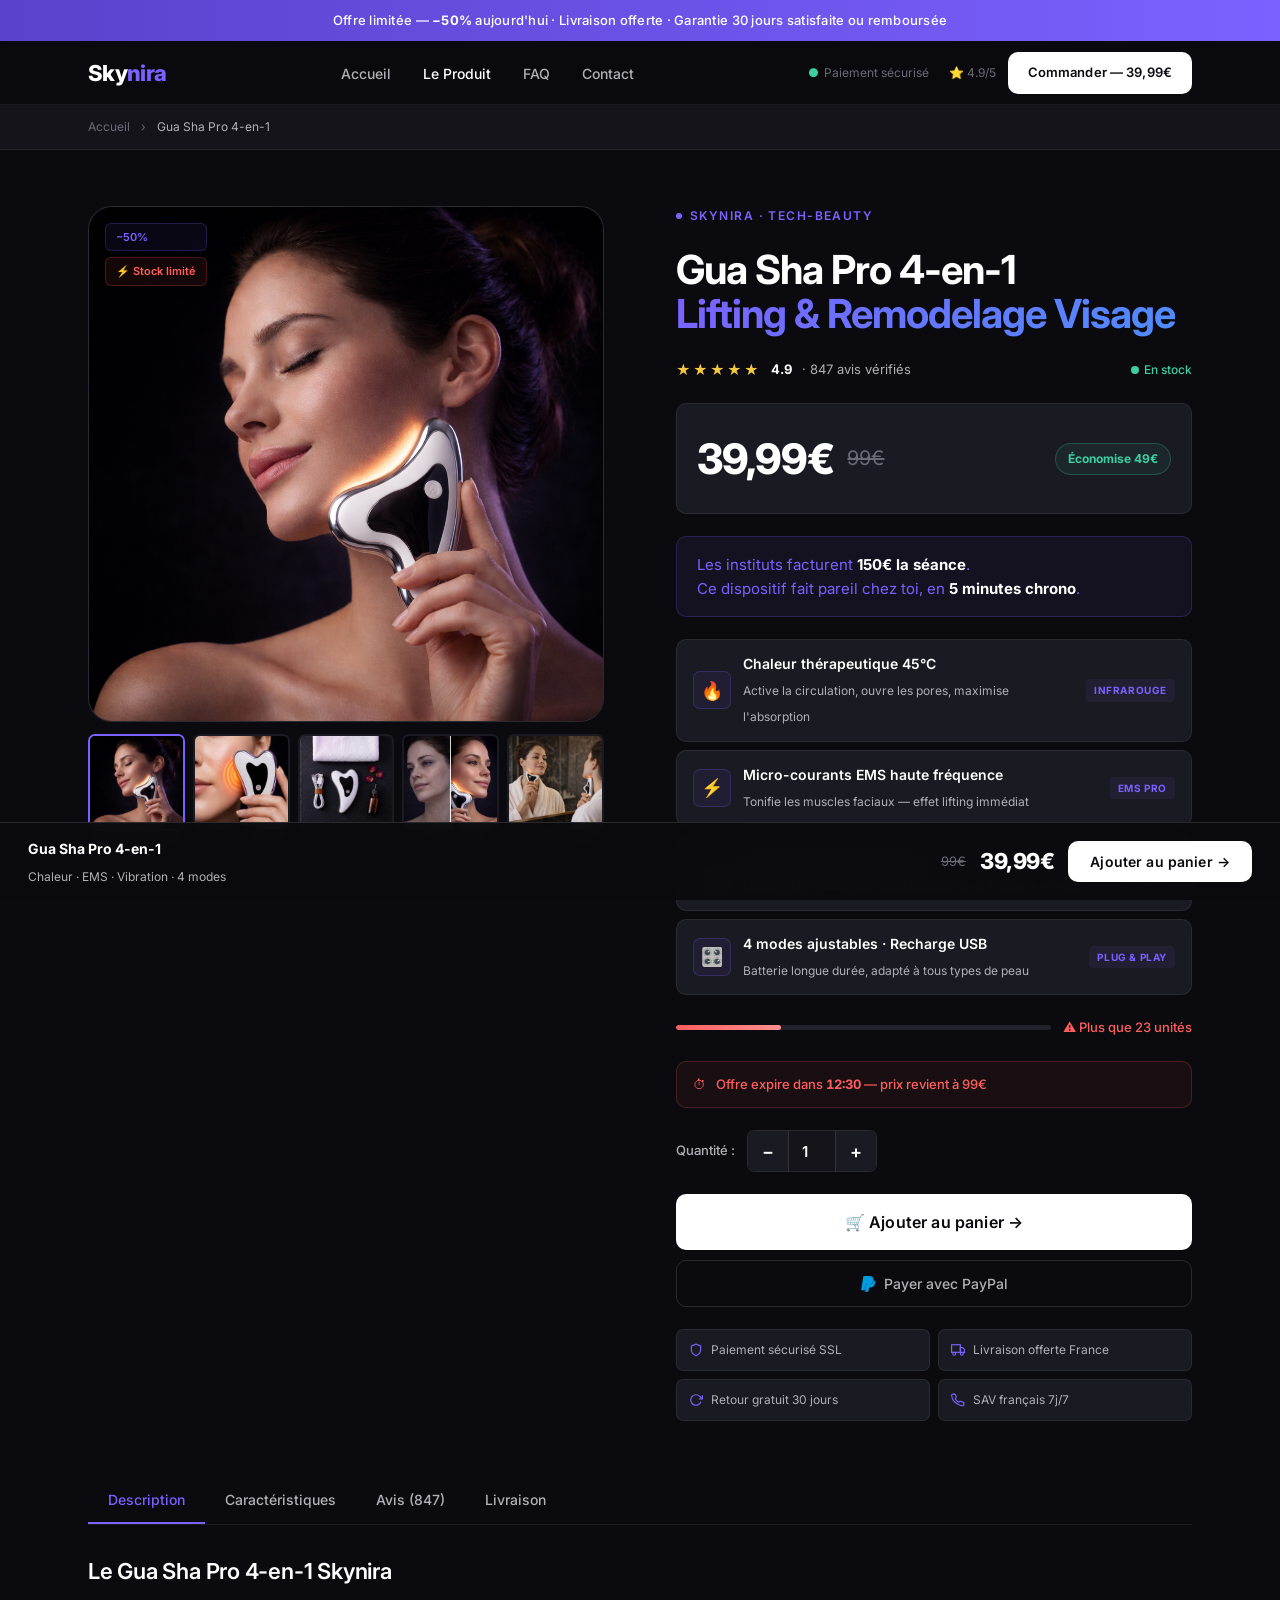
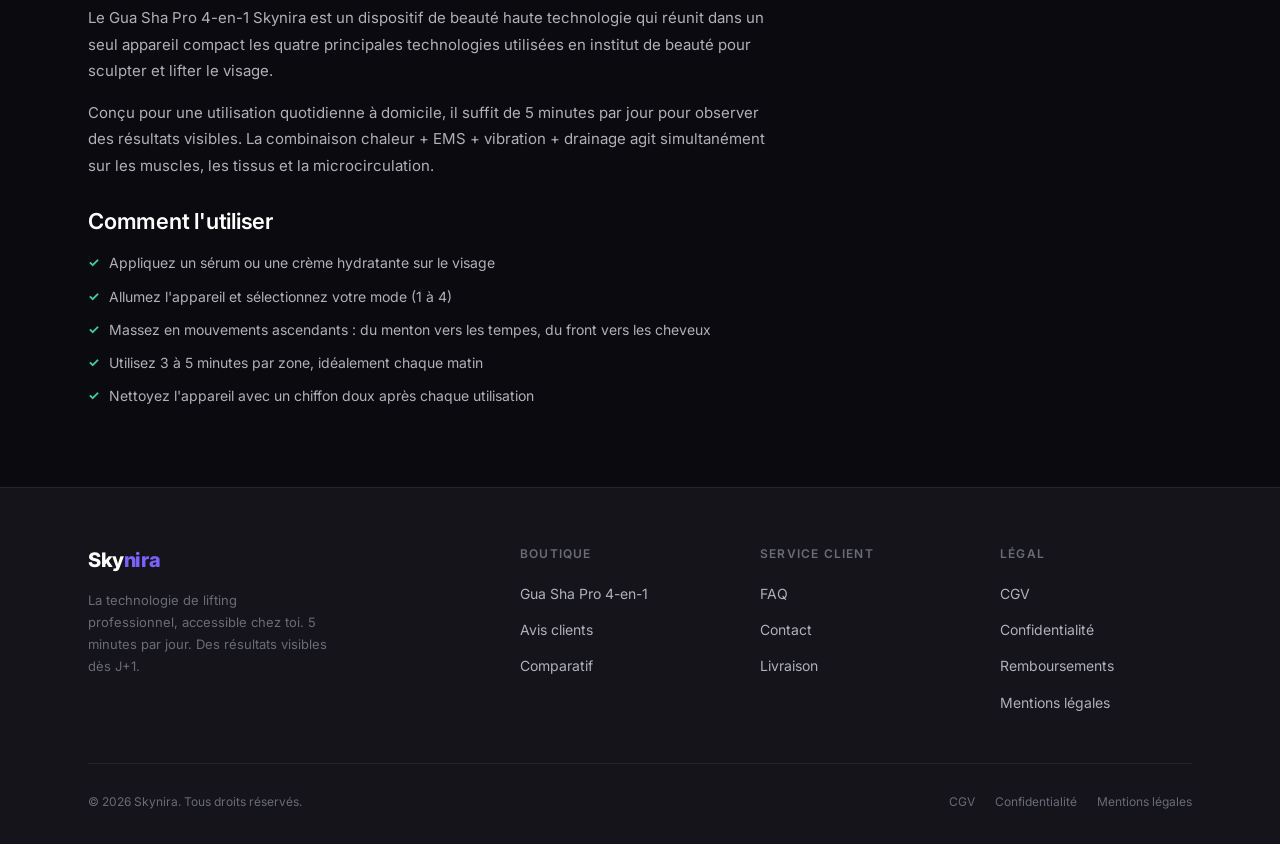
<file: product.html>
<!DOCTYPE html>
<html lang="fr">
<head>
  <meta charset="UTF-8">
  <meta name="viewport" content="width=device-width, initial-scale=1.0">
  <title>Gua Sha Pro 4-en-1 — Skynira | Commander</title>
  <meta name="description" content="Commandez le Gua Sha Pro 4-en-1 Skynira. Lifting visage professionnel chez soi. Chaleur 45°C, EMS, vibration. 39,99€. Livraison offerte. Garantie 30 jours.">
  <link rel="stylesheet" href="css/style.css">
  <style>
    .product-section {
      max-width: 1160px;
      margin: 0 auto;
      padding: 56px 28px;
      display: grid;
      grid-template-columns: 1fr 1fr;
      gap: 72px;
      align-items: start;
    }

    /* MEDIA */
    .product-media { position: sticky; top: 84px; }

    .main-img-wrap {
      border-radius: var(--r-xl);
      overflow: hidden;
      background: var(--bg3);
      border: 1px solid var(--border);
      aspect-ratio: 1;
      position: relative;
    }
    .main-img-wrap img { width:100%; height:100%; object-fit:cover; transition:transform 0.4s; }
    .main-img-wrap:hover img { transform: scale(1.03); }

    .media-badges {
      position: absolute;
      top: 16px; left: 16px;
      display: flex; flex-direction: column; gap: 6px;
    }

    .thumbs-grid {
      display: grid;
      grid-template-columns: repeat(5,1fr);
      gap: 8px;
      margin-top: 12px;
    }

    .thumb {
      aspect-ratio: 1;
      border-radius: var(--r-sm);
      overflow: hidden;
      cursor: pointer;
      border: 2px solid transparent;
      background: var(--bg3);
      transition: border-color 0.2s;
    }
    .thumb img { width:100%; height:100%; object-fit:cover; }
    .thumb:hover, .thumb.active { border-color: var(--accent); }

    /* INFO */
    .product-info { display: flex; flex-direction: column; gap: 22px; }

    .brand-row { display: flex; align-items: center; gap: 8px; }
    .brand-dot { width:6px; height:6px; background:var(--accent); border-radius:50%; animation: pulse 2s infinite; }
    .brand-label { font-size:12px; letter-spacing:0.12em; text-transform:uppercase; color:var(--accent); font-weight:600; }

    .product-title { font-size: clamp(28px,4vw,40px); font-weight:700; letter-spacing:-0.025em; line-height:1.1; }

    .rating-row { display:flex; align-items:center; gap:10px; font-size:13px; color:var(--text2); }
    .live-badge { display:flex; align-items:center; gap:5px; font-size:12px; color:var(--green); font-weight:500; margin-left:auto; }

    .price-box {
      padding: 20px;
      background: var(--bg3);
      border: 1px solid var(--border);
      border-radius: var(--r);
      display: flex; align-items: center; gap: 14px;
    }
    .price-big { font-size:42px; font-weight:800; letter-spacing:-0.03em; }
    .price-was { font-size:20px; color:var(--text3); text-decoration:line-through; }
    .price-badge {
      margin-left:auto;
      background: var(--green-bg);
      border: 1px solid rgba(62,207,160,0.25);
      color: var(--green);
      font-size:12px; font-weight:700;
      padding:5px 12px; border-radius:20px;
    }

    .hook-box {
      padding: 16px 20px;
      background: var(--accent-bg);
      border: 1px solid var(--accent-border);
      border-radius: var(--r);
      font-size: 15px; color: var(--accent); line-height: 1.55;
    }
    .hook-box strong { font-weight:700; color:var(--text); }

    .benefits-list { display:flex; flex-direction:column; gap:8px; }
    .benefit-row {
      display:flex; align-items:center; gap:12px;
      padding:12px 16px;
      background:var(--bg3); border:1px solid var(--border); border-radius:var(--r);
      transition:border-color 0.2s;
    }
    .benefit-row:hover { border-color:var(--border2); }
    .benefit-icon {
      width:38px; height:38px;
      background:var(--accent-bg); border:1px solid var(--accent-border);
      border-radius:var(--r-sm);
      display:flex; align-items:center; justify-content:center;
      font-size:18px; flex-shrink:0;
    }
    .benefit-text strong { display:block; font-size:14px; font-weight:600; margin-bottom:1px; }
    .benefit-text span { font-size:12px; color:var(--text2); }
    .benefit-pill {
      margin-left:auto;
      font-size:10px; font-weight:700; letter-spacing:0.06em; text-transform:uppercase;
      color:var(--accent); background:var(--accent-bg);
      padding:3px 8px; border-radius:4px; white-space:nowrap;
    }

    /* QUANTITY */
    .qty-row { display:flex; align-items:center; gap:12px; }
    .qty-label { font-size:13px; font-weight:500; color:var(--text2); }
    .qty-controls { display:flex; align-items:center; gap:0; border:1px solid var(--border2); border-radius:var(--r-sm); overflow:hidden; }
    .qty-minus, .qty-plus {
      width:40px; height:40px; background:var(--bg3);
      font-size:18px; font-weight:600; color:var(--text);
      display:flex; align-items:center; justify-content:center;
      cursor:pointer; transition:background 0.2s; border:none;
    }
    .qty-minus:hover, .qty-plus:hover { background:var(--bg4); }
    .qty-input {
      width:48px; height:40px; background:var(--bg2);
      border:none; border-left:1px solid var(--border2); border-right:1px solid var(--border2);
      text-align:center; font-size:15px; font-weight:600; color:var(--text);
      font-family:'Inter',sans-serif;
    }
    .qty-input:focus { outline:none; }

    /* CTA */
    .cta-wrap { display:flex; flex-direction:column; gap:10px; }

    .btn-paypal {
      background:transparent; color:var(--text2);
      border:1.5px solid var(--border2); border-radius:var(--r);
      padding:14px 28px; font-size:14px; font-weight:500;
      display:flex; align-items:center; justify-content:center; gap:8px;
      transition:all 0.2s; width:100%;
    }
    .btn-paypal:hover { border-color:#009cde; color:#009cde; }

    .trust-grid { display:grid; grid-template-columns:1fr 1fr; gap:8px; }
    .trust-item {
      display:flex; align-items:center; gap:8px;
      padding:10px 12px; background:var(--bg3);
      border:1px solid var(--border); border-radius:var(--r-sm);
      font-size:12px; color:var(--text2);
    }
    .trust-item svg { width:14px; height:14px; color:var(--accent); flex-shrink:0; }

    /* URGENCY MINI */
    .urgency-mini {
      display:flex; align-items:center; gap:10px;
      padding:12px 16px; background:rgba(255,94,94,0.06);
      border:1px solid rgba(255,94,94,0.2); border-radius:var(--r);
      font-size:13px; font-weight:500; color:var(--red);
    }
    .countdown { font-variant-numeric:tabular-nums; font-weight:700; }

    /* TABS */
    .tabs { border-bottom:1px solid var(--border); display:flex; gap:0; margin-bottom:32px; }
    .tab-btn {
      padding:14px 20px; font-size:14px; font-weight:500;
      color:var(--text2); background:none; border:none; border-bottom:2px solid transparent;
      cursor:pointer; transition:all 0.2s; font-family:'Inter',sans-serif;
    }
    .tab-btn:hover { color:var(--text); }
    .tab-btn.active { color:var(--accent); border-bottom-color:var(--accent); }
    .tab-content { display:none; }
    .tab-content.active { display:block; }

    /* DETAILS SECTION */
    .details-section { max-width:1160px; margin:0 auto; padding:0 28px 80px; }

    .specs-grid { display:grid; grid-template-columns:1fr 1fr; gap:8px; }
    .spec-row {
      display:flex; justify-content:space-between; align-items:center;
      padding:12px 16px; background:var(--bg3); border:1px solid var(--border);
      border-radius:var(--r-sm); font-size:13px;
    }
    .spec-label { color:var(--text2); }
    .spec-value { font-weight:500; color:var(--text); }

    /* RESPONSIVE */
    @media (max-width:960px) {
      .product-section { grid-template-columns:1fr; gap:40px; padding:32px 18px; }
      .product-media { position:static; }
      .trust-grid { grid-template-columns:1fr 1fr; }
    }
    @media (max-width:640px) {
      .specs-grid { grid-template-columns:1fr; }
      .thumbs-grid { grid-template-columns:repeat(4,1fr); }
    }
  </style>
</head>
<body>

<div class="topbar">
  Offre limitée — <strong>−50%</strong> aujourd'hui · Livraison offerte · Garantie 30 jours satisfaite ou remboursée
</div>

<nav class="nav">
  <div class="nav-inner">
    <a href="index.html" class="nav-logo">Sky<span>nira</span></a>
    <ul class="nav-links">
      <li><a href="index.html" class="nav-link">Accueil</a></li>
      <li><a href="product.html" class="nav-link" style="color:var(--text)">Le Produit</a></li>
      <li><a href="faq.html" class="nav-link">FAQ</a></li>
      <li><a href="contact.html" class="nav-link">Contact</a></li>
    </ul>
    <div class="nav-right">
      <div class="nav-trust">
        <div class="nav-trust-item"><span style="color:var(--green)">●</span> Paiement sécurisé</div>
        <div class="nav-trust-item">⭐ 4.9/5</div>
      </div>
      <a href="#order" class="btn btn-primary" style="padding:10px 20px;font-size:13px">Commander — 39,99€</a>
    </div>
  </div>
</nav>

<!-- BREADCRUMB -->
<div style="background:var(--bg2);border-bottom:1px solid var(--border);padding:12px 0">
  <div class="container" style="font-size:12px;color:var(--text3)">
    <a href="index.html" style="color:var(--text3);transition:color 0.2s" onmouseover="this.style.color='var(--text2)'" onmouseout="this.style.color='var(--text3)'">Accueil</a>
    <span style="margin:0 8px">›</span>
    <span style="color:var(--text2)">Gua Sha Pro 4-en-1</span>
  </div>
</div>

<!-- PRODUCT -->
<div class="product-section" id="order">

  <!-- MEDIA -->
  <div class="product-media" data-reveal>
    <div class="main-img-wrap">
      <div class="media-badges">
        <span class="badge badge-accent">−50%</span>
        <span class="badge badge-red">⚡ Stock limité</span>
      </div>
      <img class="main-img" src="image/product-1.jpg" alt="Skynira Gua Sha Pro 4-en-1" onerror="this.style.minHeight='400px';this.style.background='var(--bg3)'">
    </div>
    <div class="thumbs-grid">
      <div class="thumb active" data-src="image/product-1.jpg">
        <img src="image/product-1.jpg" alt="Vue 1" onerror="this.parentElement.style.background='var(--bg3)'">
      </div>
      <div class="thumb" data-src="image/product-2.jpg">
        <img src="image/product-2.jpg" alt="Vue 2" onerror="this.parentElement.style.background='var(--bg3)'">
      </div>
      <div class="thumb" data-src="image/product-3.jpg">
        <img src="image/product-3.jpg" alt="Vue 3" onerror="this.parentElement.style.background='var(--bg3)'">
      </div>
      <div class="thumb" data-src="image/product-4.jpg">
        <img src="image/product-4.jpg" alt="Vue 4" onerror="this.parentElement.style.background='var(--bg3)'">
      </div>
      <div class="thumb" data-src="image/product-5.jpg">
        <img src="image/product-5.jpg" alt="Vue 5" onerror="this.parentElement.style.background='var(--bg3)'">
      </div>
    </div>
  </div>

  <!-- INFO -->
  <div class="product-info" data-reveal data-delay="2">

    <div class="brand-row">
      <div class="brand-dot"></div>
      <span class="brand-label">Skynira · Tech-Beauty</span>
    </div>

    <h1 class="product-title">Gua Sha Pro 4-en-1<br><span class="glow-text">Lifting & Remodelage Visage</span></h1>

    <div class="rating-row">
      <span class="stars">★★★★★</span>
      <strong style="color:var(--text)">4.9</strong>
      <span>· 847 avis vérifiés</span>
      <div class="live-badge">
        <div class="pulse-dot"></div> En stock
      </div>
    </div>

    <div class="price-box">
      <span class="price-big">39,99€</span>
      <span class="price-was">99€</span>
      <span class="price-badge">Économise 49€</span>
    </div>

    <div class="hook-box">
      Les instituts facturent <strong>150€ la séance</strong>.<br>
      Ce dispositif fait pareil chez toi, en <strong>5 minutes chrono</strong>.
    </div>

    <div class="benefits-list">
      <div class="benefit-row">
        <div class="benefit-icon">🔥</div>
        <div class="benefit-text">
          <strong>Chaleur thérapeutique 45°C</strong>
          <span>Active la circulation, ouvre les pores, maximise l'absorption</span>
        </div>
        <span class="benefit-pill">Infrarouge</span>
      </div>
      <div class="benefit-row">
        <div class="benefit-icon">⚡</div>
        <div class="benefit-text">
          <strong>Micro-courants EMS haute fréquence</strong>
          <span>Tonifie les muscles faciaux — effet lifting immédiat</span>
        </div>
        <span class="benefit-pill">EMS Pro</span>
      </div>
      <div class="benefit-row">
        <div class="benefit-icon">〜</div>
        <div class="benefit-text">
          <strong>Vibration 8 000 cycles/min</strong>
          <span>Drainage lymphatique, réduit les poches et le double menton</span>
        </div>
        <span class="benefit-pill">8K RPM</span>
      </div>
      <div class="benefit-row">
        <div class="benefit-icon">🎛️</div>
        <div class="benefit-text">
          <strong>4 modes ajustables · Recharge USB</strong>
          <span>Batterie longue durée, adapté à tous types de peau</span>
        </div>
        <span class="benefit-pill">Plug & Play</span>
      </div>
    </div>

    <div class="stock-row">
      <div class="stock-bar"><div class="stock-fill"></div></div>
      <span class="stock-label">⚠ Plus que 23 unités</span>
    </div>

    <div class="urgency-mini">
      <span>⏱</span>
      <span>Offre expire dans <span class="countdown">14:32</span> — prix revient à 99€</span>
    </div>

    <div class="qty-row">
      <span class="qty-label">Quantité :</span>
      <div class="qty-controls">
        <button class="qty-minus">−</button>
        <input type="number" class="qty-input" value="1" min="1" max="10" readonly>
        <button class="qty-plus">+</button>
      </div>
    </div>

    <div class="cta-wrap" id="cta">
      <!-- TODO: Remplace SHOPIFY_CHECKOUT_URL par ton lien de checkout Shopify (ex: https://skynira.myshopify.com/cart/...) -->
      <button class="btn btn-primary btn-primary-lg btn-full btn-add-to-cart" id="main-add-to-cart" onclick="addToCart()">
        🛒 Ajouter au panier →
      </button>
      <button class="btn-paypal">
        <svg width="16" height="16" viewBox="0 0 24 24" fill="#009cde"><path d="M7.076 21.337H2.47a.641.641 0 0 1-.633-.74L4.944.901C5.026.382 5.474 0 5.998 0h7.46c2.57 0 4.578.543 5.69 1.81 1.01 1.15 1.304 2.42 1.012 4.287-.023.143-.047.288-.077.437-.983 5.05-4.349 6.797-8.647 6.797h-2.19c-.524 0-.968.382-1.05.9l-1.12 7.106zm14.146-14.42a3.35 3.35 0 0 0-.607-.541c-.013.076-.026.175-.041.254-.59 3.025-2.566 6.357-8.993 6.357H9.38c-.263 0-.493.193-.534.456l-1.187 7.527-.338 2.143a.57.57 0 0 0 .562.658h3.953c.46 0 .85-.334.922-.788l.038-.197.732-4.64.047-.256a.932.932 0 0 1 .922-.788h.58c3.76 0 6.705-1.528 7.562-5.949.36-1.847.174-3.388-.643-4.236z"/></svg>
        Payer avec PayPal
      </button>
    </div>

    <div class="trust-grid">
      <div class="trust-item">
        <svg viewBox="0 0 24 24" fill="none" stroke="currentColor" stroke-width="2"><path d="M12 22s8-4 8-10V5l-8-3-8 3v7c0 6 8 10 8 10z"/></svg>
        Paiement sécurisé SSL
      </div>
      <div class="trust-item">
        <svg viewBox="0 0 24 24" fill="none" stroke="currentColor" stroke-width="2"><rect x="1" y="3" width="15" height="13"/><path d="M16 8h4l3 3v5h-7V8z"/><circle cx="5.5" cy="18.5" r="2.5"/><circle cx="18.5" cy="18.5" r="2.5"/></svg>
        Livraison offerte France
      </div>
      <div class="trust-item">
        <svg viewBox="0 0 24 24" fill="none" stroke="currentColor" stroke-width="2"><polyline points="23 4 23 10 17 10"/><path d="M20.49 15a9 9 0 1 1-2.12-9.36L23 10"/></svg>
        Retour gratuit 30 jours
      </div>
      <div class="trust-item">
        <svg viewBox="0 0 24 24" fill="none" stroke="currentColor" stroke-width="2"><path d="M22 16.92v3a2 2 0 0 1-2.18 2 19.79 19.79 0 0 1-8.63-3.07A19.5 19.5 0 0 1 4.15 13a19.79 19.79 0 0 1-3.07-8.67A2 2 0 0 1 3.07 2h3a2 2 0 0 1 2 1.72c.127.96.361 1.903.7 2.81a2 2 0 0 1-.45 2.11L7.09 9.91a16 16 0 0 0 6 6l1.27-1.27a2 2 0 0 1 2.11-.45c.907.339 1.85.573 2.81.7A2 2 0 0 1 21 16.92z"/></svg>
        SAV français 7j/7
      </div>
    </div>

  </div>
</div>

<!-- TABS DETAILS -->
<div class="details-section">
  <div class="tabs">
    <button class="tab-btn active" onclick="switchTab(this,'description')">Description</button>
    <button class="tab-btn" onclick="switchTab(this,'specs')">Caractéristiques</button>
    <button class="tab-btn" onclick="switchTab(this,'reviews')">Avis (847)</button>
    <button class="tab-btn" onclick="switchTab(this,'livraison')">Livraison</button>
  </div>

  <div class="tab-content active" id="tab-description">
    <div style="max-width:680px">
      <h3 style="margin-bottom:20px">Le Gua Sha Pro 4-en-1 Skynira</h3>
      <p style="margin-bottom:16px">Le Gua Sha Pro 4-en-1 Skynira est un dispositif de beauté haute technologie qui réunit dans un seul appareil compact les quatre principales technologies utilisées en institut de beauté pour sculpter et lifter le visage.</p>
      <p style="margin-bottom:16px">Conçu pour une utilisation quotidienne à domicile, il suffit de 5 minutes par jour pour observer des résultats visibles. La combinaison chaleur + EMS + vibration + drainage agit simultanément sur les muscles, les tissus et la microcirculation.</p>
      <h3 style="margin:28px 0 16px">Comment l'utiliser</h3>
      <div class="check-list">
        <div class="check-item">Appliquez un sérum ou une crème hydratante sur le visage</div>
        <div class="check-item">Allumez l'appareil et sélectionnez votre mode (1 à 4)</div>
        <div class="check-item">Massez en mouvements ascendants : du menton vers les tempes, du front vers les cheveux</div>
        <div class="check-item">Utilisez 3 à 5 minutes par zone, idéalement chaque matin</div>
        <div class="check-item">Nettoyez l'appareil avec un chiffon doux après chaque utilisation</div>
      </div>
    </div>
  </div>

  <div class="tab-content" id="tab-specs">
    <div class="specs-grid">
      <div class="spec-row"><span class="spec-label">Technologie</span><span class="spec-value">EMS + Infrarouge + Vibration</span></div>
      <div class="spec-row"><span class="spec-label">Température</span><span class="spec-value">45°C (chaleur thérapeutique)</span></div>
      <div class="spec-row"><span class="spec-label">Vibration</span><span class="spec-value">8 000 cycles/min</span></div>
      <div class="spec-row"><span class="spec-label">Modes</span><span class="spec-value">4 modes ajustables</span></div>
      <div class="spec-row"><span class="spec-label">Batterie</span><span class="spec-value">650 mAh lithium rechargeable</span></div>
      <div class="spec-row"><span class="spec-label">Charge</span><span class="spec-value">USB universel</span></div>
      <div class="spec-row"><span class="spec-label">Matériau</span><span class="spec-value">ABS + acier inoxydable</span></div>
      <div class="spec-row"><span class="spec-label">Type de peau</span><span class="spec-value">Tous types</span></div>
      <div class="spec-row"><span class="spec-label">Certification</span><span class="spec-value">CE</span></div>
      <div class="spec-row"><span class="spec-label">Garantie</span><span class="spec-value">30 jours satisfait ou remboursé</span></div>
    </div>
  </div>

  <div class="tab-content" id="tab-reviews">
    <div style="display:flex;flex-direction:column;gap:20px;max-width:720px">
      <div class="card">
        <div class="stars" style="margin-bottom:8px">★★★★★</div>
        <p style="font-weight:600;margin-bottom:8px">"Résultat visible dès J+1"</p>
        <p>"Je l'utilise depuis 3 semaines et mes collègues me demandent si j'ai changé quelque chose. Mon visage est vraiment plus défini chaque matin."</p>
        <div style="display:flex;align-items:center;justify-content:space-between;margin-top:14px;padding-top:14px;border-top:1px solid var(--border)">
          <span style="font-size:13px;font-weight:500">Sophie M. — Lyon</span>
          <span style="font-size:11px;color:var(--green);font-weight:600">✓ Achat vérifié</span>
        </div>
      </div>
      <div class="card">
        <div class="stars" style="margin-bottom:8px">★★★★★</div>
        <p style="font-weight:600;margin-bottom:8px">"J'ai annulé mon abonnement institut"</p>
        <p>"Je payais 120€/mois en institut. Maintenant 5 minutes chez moi chaque matin. Le résultat est vraiment comparable."</p>
        <div style="display:flex;align-items:center;justify-content:space-between;margin-top:14px;padding-top:14px;border-top:1px solid var(--border)">
          <span style="font-size:13px;font-weight:500">Amélie D. — Bordeaux</span>
          <span style="font-size:11px;color:var(--green);font-weight:600">✓ Achat vérifié</span>
        </div>
      </div>
      <div class="card">
        <div class="stars" style="margin-bottom:8px">★★★★★</div>
        <p style="font-weight:600;margin-bottom:8px">"Mon double menton a diminué"</p>
        <p>"Après 2 semaines, mon double menton s'est réduit de façon visible. Mon mari l'a remarqué sans que je lui dise."</p>
        <div style="display:flex;align-items:center;justify-content:space-between;margin-top:14px;padding-top:14px;border-top:1px solid var(--border)">
          <span style="font-size:13px;font-weight:500">Camille B. — Paris</span>
          <span style="font-size:11px;color:var(--green);font-weight:600">✓ Achat vérifié</span>
        </div>
      </div>
    </div>
  </div>

  <div class="tab-content" id="tab-livraison">
    <div style="max-width:580px">
      <div class="check-list">
        <div class="check-item"><strong style="color:var(--text)">Livraison offerte</strong> vers toute la France métropolitaine</div>
        <div class="check-item"><strong style="color:var(--text)">Délai : 8 à 12 jours ouvrés</strong> à compter de la commande</div>
        <div class="check-item">Numéro de suivi envoyé par email dès l'expédition</div>
        <div class="check-item">Emballage discret et sécurisé</div>
        <div class="check-item"><strong style="color:var(--text)">Retour gratuit</strong> sous 30 jours si non satisfaite</div>
        <div class="check-item">Remboursement sous 5 à 7 jours ouvrés après réception du retour</div>
      </div>
    </div>
  </div>
</div>

<!-- FOOTER -->
<footer>
  <div class="container">
    <div class="footer-grid">
      <div>
        <div class="footer-logo">Sky<span>nira</span></div>
        <p class="footer-desc">La technologie de lifting professionnel, accessible chez toi. 5 minutes par jour. Des résultats visibles dès J+1.</p>
      </div>
      <div class="footer-col">
        <h4>Boutique</h4>
        <ul>
          <li><a href="product.html">Gua Sha Pro 4-en-1</a></li>
          <li><a href="index.html#avis">Avis clients</a></li>
          <li><a href="index.html#comparatif">Comparatif</a></li>
        </ul>
      </div>
      <div class="footer-col">
        <h4>Service client</h4>
        <ul>
          <li><a href="faq.html">FAQ</a></li>
          <li><a href="contact.html">Contact</a></li>
          <li><a href="livraison.html">Livraison</a></li>
        </ul>
      </div>
      <div class="footer-col">
        <h4>Légal</h4>
        <ul>
          <li><a href="cgv.html">CGV</a></li>
          <li><a href="confidentialite.html">Confidentialité</a></li>
          <li><a href="remboursement.html">Remboursements</a></li>
          <li><a href="mentions.html">Mentions légales</a></li>
        </ul>
      </div>
    </div>
    <div class="footer-bottom">
      <span>© 2026 Skynira. Tous droits réservés.</span>
      <div class="footer-bottom-links">
        <a href="cgv.html">CGV</a>
        <a href="confidentialite.html">Confidentialité</a>
        <a href="mentions.html">Mentions légales</a>
      </div>
    </div>
  </div>
</footer>

<div class="sticky-bar">
  <div class="sticky-info">
    <strong>Gua Sha Pro 4-en-1</strong><br>
    <span>Chaleur · EMS · Vibration · 4 modes</span>
  </div>
  <div class="sticky-right">
    <span class="sticky-old">99€</span>
    <span class="sticky-price">39,99€</span>
    <button class="btn btn-primary btn-add-to-cart" style="padding:12px 22px;font-size:14px">Ajouter au panier →</button>
  </div>
</div>

<script>
const SHOPIFY_CHECKOUT_URL = ''; // ← Colle ici ton lien Shopify checkout

function addToCart() {
  if (SHOPIFY_CHECKOUT_URL) {
    window.location.href = SHOPIFY_CHECKOUT_URL;
  } else {
    const btn = document.getElementById('main-add-to-cart');
    const original = btn.textContent;
    btn.textContent = '✓ Ajouté au panier !';
    btn.style.background = '#3ECFA0';
    btn.style.color = '#0B0B0F';
    setTimeout(() => { btn.textContent = original; btn.style.background = ''; btn.style.color = ''; }, 2000);
  }
}
</script>
<script src="js/main.js"></script>
<script>
function switchTab(btn, id) {
  document.querySelectorAll('.tab-btn').forEach(b => b.classList.remove('active'));
  document.querySelectorAll('.tab-content').forEach(c => c.classList.remove('active'));
  btn.classList.add('active');
  document.getElementById('tab-' + id).classList.add('active');
}
</script>
</body>
</html>
<!-- Mobile fixes injected -->
<style>
/* PRODUCT PAGE MOBILE FIXES */
@media(max-width:768px){
  .product-section{grid-template-columns:1fr!important;padding:20px 16px!important;gap:24px!important}
  .product-media{position:static!important}
  .main-img-wrap{aspect-ratio:1!important;border-radius:12px!important}
  .thumbs-grid{grid-template-columns:repeat(4,1fr)!important}
  .tabs{overflow-x:auto;-webkit-overflow-scrolling:touch}
  .tab-btn{white-space:nowrap;font-size:13px!important;padding:14px 14px!important}
  .details-section{padding:0 16px 60px!important}
  .specs-grid{grid-template-columns:1fr!important}
  .product-title{font-size:clamp(24px,6vw,36px)!important}
  .price-big{font-size:clamp(30px,8vw,42px)!important}
}
.main-img-wrap img{width:100%!important;height:100%!important;object-fit:cover!important;display:block!important}
</style>
</file>
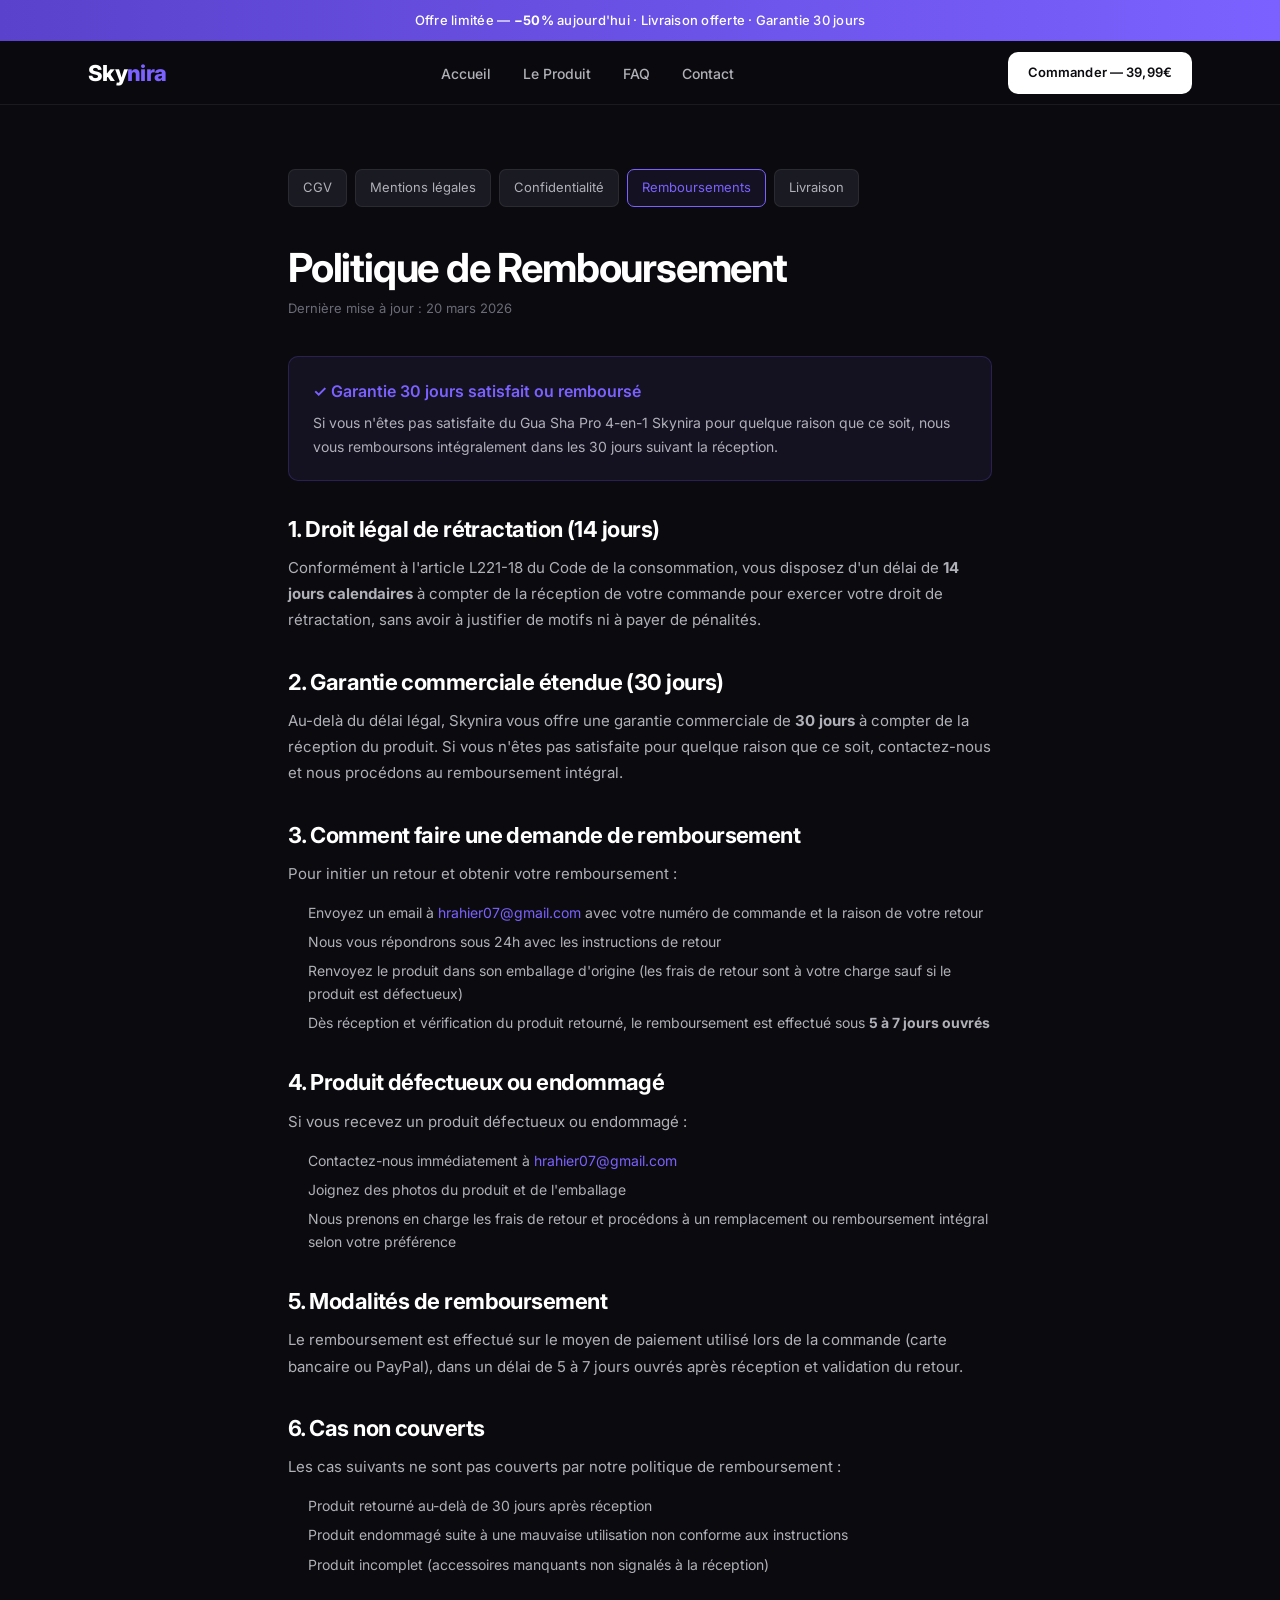
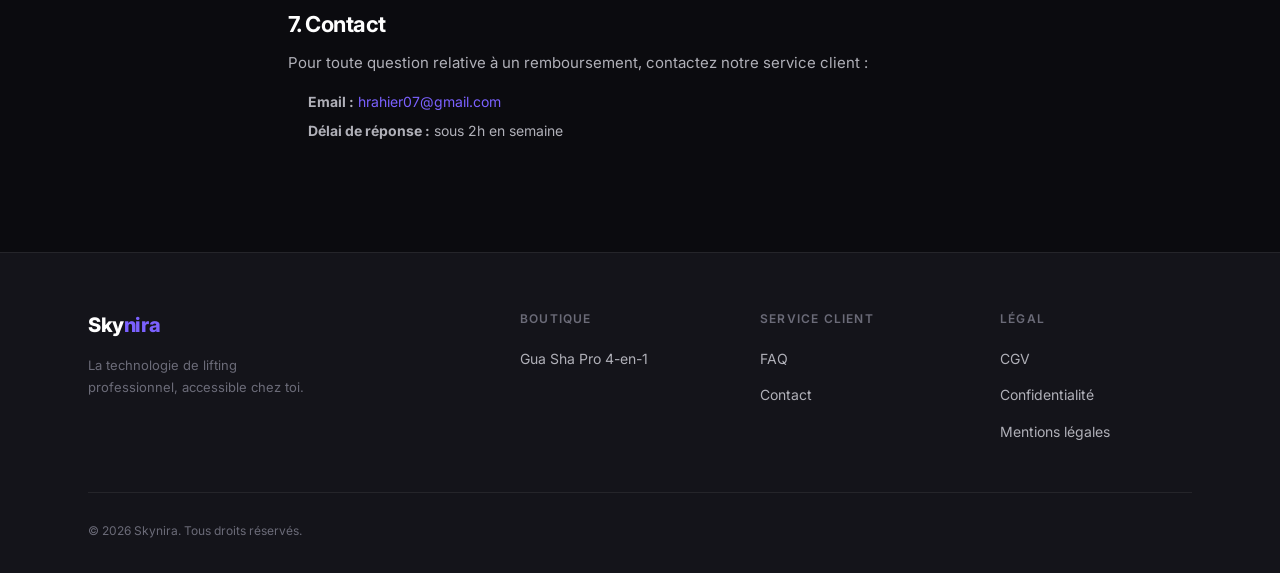
<file: remboursement.html>
<!DOCTYPE html>
<html lang="fr">
<head>
  <meta charset="UTF-8">
  <meta name="viewport" content="width=device-width, initial-scale=1.0">
  <title>Remboursements — Skynira</title>
  <link rel="stylesheet" href="css/style.css">
  <style>
    .legal-page { max-width: 760px; margin: 0 auto; padding: 64px 28px 96px; }
    .legal-page h2 { font-size: 22px; margin: 36px 0 14px; color: var(--text); }
    .legal-page p { margin-bottom: 14px; }
    .legal-page ul { padding-left: 20px; margin-bottom: 14px; }
    .legal-page ul li { margin-bottom: 6px; font-size: 14px; color: var(--text2); }
    .legal-nav { display: flex; gap: 8px; flex-wrap: wrap; margin-bottom: 40px; }
    .legal-nav a { padding: 7px 14px; border-radius: var(--r-sm); background: var(--bg3); border: 1px solid var(--border); font-size: 13px; color: var(--text2); transition: all 0.2s; }
    .legal-nav a:hover, .legal-nav a.active { border-color: var(--accent); color: var(--accent); background: var(--accent-bg); }
    .highlight-box { padding: 20px 24px; background: var(--accent-bg); border: 1px solid var(--accent-border); border-radius: var(--r); margin-bottom: 32px; }
    @media (max-width:640px) { .legal-page { padding: 40px 14px; } }
  </style>
</head>
<body>
<div class="topbar">Offre limitée — <strong>−50%</strong> aujourd'hui · Livraison offerte · Garantie 30 jours</div>
<nav class="nav">
  <div class="nav-inner">
    <a href="index.html" class="nav-logo">Sky<span>nira</span></a>
    <ul class="nav-links">
      <li><a href="index.html" class="nav-link">Accueil</a></li>
      <li><a href="product.html" class="nav-link">Le Produit</a></li>
      <li><a href="faq.html" class="nav-link">FAQ</a></li>
      <li><a href="contact.html" class="nav-link">Contact</a></li>
    </ul>
    <div class="nav-right">
      <a href="product.html" class="btn btn-primary" style="padding:10px 20px;font-size:13px">Commander — 39,99€</a>
    </div>
  </div>
</nav>
<div class="legal-page">
  <div class="legal-nav">
    <a href="cgv.html">CGV</a>
    <a href="mentions.html">Mentions légales</a>
    <a href="confidentialite.html">Confidentialité</a>
    <a href="remboursement.html" class="active">Remboursements</a>
    <a href="livraison.html">Livraison</a>
  </div>
  <h1 style="font-size:clamp(28px,4vw,40px);margin-bottom:8px">Politique de Remboursement</h1>
  <p style="color:var(--text3);font-size:13px;margin-bottom:36px">Dernière mise à jour : 20 mars 2026</p>

  <div class="highlight-box">
    <p style="color:var(--accent);font-weight:600;font-size:16px;margin-bottom:6px">✓ Garantie 30 jours satisfait ou remboursé</p>
    <p style="margin:0;font-size:14px;color:var(--text2)">Si vous n'êtes pas satisfaite du Gua Sha Pro 4-en-1 Skynira pour quelque raison que ce soit, nous vous remboursons intégralement dans les 30 jours suivant la réception.</p>
  </div>

  <h2>1. Droit légal de rétractation (14 jours)</h2>
  <p>Conformément à l'article L221-18 du Code de la consommation, vous disposez d'un délai de <strong>14 jours calendaires</strong> à compter de la réception de votre commande pour exercer votre droit de rétractation, sans avoir à justifier de motifs ni à payer de pénalités.</p>

  <h2>2. Garantie commerciale étendue (30 jours)</h2>
  <p>Au-delà du délai légal, Skynira vous offre une garantie commerciale de <strong>30 jours</strong> à compter de la réception du produit. Si vous n'êtes pas satisfaite pour quelque raison que ce soit, contactez-nous et nous procédons au remboursement intégral.</p>

  <h2>3. Comment faire une demande de remboursement</h2>
  <p>Pour initier un retour et obtenir votre remboursement :</p>
  <ul>
    <li>Envoyez un email à <a href="mailto:hrahier07@gmail.com" style="color:var(--accent)">hrahier07@gmail.com</a> avec votre numéro de commande et la raison de votre retour</li>
    <li>Nous vous répondrons sous 24h avec les instructions de retour</li>
    <li>Renvoyez le produit dans son emballage d'origine (les frais de retour sont à votre charge sauf si le produit est défectueux)</li>
    <li>Dès réception et vérification du produit retourné, le remboursement est effectué sous <strong>5 à 7 jours ouvrés</strong></li>
  </ul>

  <h2>4. Produit défectueux ou endommagé</h2>
  <p>Si vous recevez un produit défectueux ou endommagé :</p>
  <ul>
    <li>Contactez-nous immédiatement à <a href="mailto:hrahier07@gmail.com" style="color:var(--accent)">hrahier07@gmail.com</a></li>
    <li>Joignez des photos du produit et de l'emballage</li>
    <li>Nous prenons en charge les frais de retour et procédons à un remplacement ou remboursement intégral selon votre préférence</li>
  </ul>

  <h2>5. Modalités de remboursement</h2>
  <p>Le remboursement est effectué sur le moyen de paiement utilisé lors de la commande (carte bancaire ou PayPal), dans un délai de 5 à 7 jours ouvrés après réception et validation du retour.</p>

  <h2>6. Cas non couverts</h2>
  <p>Les cas suivants ne sont pas couverts par notre politique de remboursement :</p>
  <ul>
    <li>Produit retourné au-delà de 30 jours après réception</li>
    <li>Produit endommagé suite à une mauvaise utilisation non conforme aux instructions</li>
    <li>Produit incomplet (accessoires manquants non signalés à la réception)</li>
  </ul>

  <h2>7. Contact</h2>
  <p>Pour toute question relative à un remboursement, contactez notre service client :</p>
  <ul>
    <li><strong>Email :</strong> <a href="mailto:hrahier07@gmail.com" style="color:var(--accent)">hrahier07@gmail.com</a></li>
    <li><strong>Délai de réponse :</strong> sous 2h en semaine</li>
  </ul>
</div>
<footer>
  <div class="container">
    <div class="footer-grid">
      <div><div class="footer-logo">Sky<span>nira</span></div><p class="footer-desc">La technologie de lifting professionnel, accessible chez toi.</p></div>
      <div class="footer-col"><h4>Boutique</h4><ul><li><a href="product.html">Gua Sha Pro 4-en-1</a></li></ul></div>
      <div class="footer-col"><h4>Service client</h4><ul><li><a href="faq.html">FAQ</a></li><li><a href="contact.html">Contact</a></li></ul></div>
      <div class="footer-col"><h4>Légal</h4><ul><li><a href="cgv.html">CGV</a></li><li><a href="confidentialite.html">Confidentialité</a></li><li><a href="mentions.html">Mentions légales</a></li></ul></div>
    </div>
    <div class="footer-bottom"><span>© 2026 Skynira. Tous droits réservés.</span></div>
  </div>
</footer>
<script src="js/main.js"></script>
</body>
</html>
</file>
<file: css/style.css>
/* ═══════════════════════════════════════
   SKYNIRA — GLOBAL STYLESHEET
   Design System · Dark Tech-Beauty
═══════════════════════════════════════ */

@import url('https://fonts.googleapis.com/css2?family=Inter:wght@300;400;500;600;700;800&display=swap');

/* ─── VARIABLES ─── */
:root {
  --bg:       #0B0B0F;
  --bg2:      #14141A;
  --bg3:      #1A1A22;
  --bg4:      #21212B;
  --bg5:      #282834;

  --text:     #FFFFFF;
  --text2:    #B0B0B8;
  --text3:    #6B6B78;

  --accent:   #7B61FF;
  --accent2:  #4F8CFF;
  --accent-bg:     rgba(123,97,255,0.08);
  --accent-border: rgba(123,97,255,0.22);
  --accent-glow:   0 0 24px rgba(123,97,255,0.25);

  --green:    #3ECFA0;
  --green-bg: rgba(62,207,160,0.08);
  --red:      #FF5E5E;

  --border:   rgba(255,255,255,0.07);
  --border2:  rgba(255,255,255,0.13);

  --r:    10px;
  --r-sm:  7px;
  --r-lg: 16px;
  --r-xl: 24px;

  --shadow: 0 4px 24px rgba(0,0,0,0.4);
  --shadow-accent: 0 4px 32px rgba(123,97,255,0.2);
}

/* ─── RESET ─── */
*, *::before, *::after { margin:0; padding:0; box-sizing:border-box; }
html { scroll-behavior:smooth; font-size:16px; }
body {
  font-family: 'Inter', sans-serif;
  background: var(--bg);
  color: var(--text);
  line-height: 1.65;
  overflow-x: hidden;
  -webkit-font-smoothing: antialiased;
}
img { display:block; max-width:100%; }
a { color:inherit; text-decoration:none; }
button { font-family:'Inter',sans-serif; cursor:pointer; border:none; outline:none; }
ul { list-style:none; }

/* ─── TYPOGRAPHY ─── */
h1 {
  font-size: clamp(36px, 5.5vw, 64px);
  font-weight: 700;
  letter-spacing: -0.03em;
  line-height: 1.05;
}

h2 {
  font-size: clamp(28px, 4vw, 46px);
  font-weight: 700;
  letter-spacing: -0.025em;
  line-height: 1.1;
}

h3 {
  font-size: clamp(18px, 2.5vw, 22px);
  font-weight: 600;
  letter-spacing: -0.01em;
  line-height: 1.3;
}

p {
  font-size: 15px;
  font-weight: 400;
  color: var(--text2);
  line-height: 1.75;
}

.text-accent { color: var(--accent); }
.text-white { color: var(--text); }
.text-muted { color: var(--text2); }
.text-upper { text-transform: uppercase; letter-spacing: 0.1em; font-size: 11px; font-weight: 600; }

/* ─── LAYOUT ─── */
.container {
  max-width: 1160px;
  margin: 0 auto;
  padding: 0 28px;
}

.section { padding: 96px 0; }
.section-sm { padding: 64px 0; }

.section-header {
  display: flex;
  flex-direction: column;
  align-items: center;
  text-align: center;
  gap: 16px;
  margin-bottom: 60px;
}

.section-header .sub {
  max-width: 540px;
  font-size: 16px;
  color: var(--text2);
  line-height: 1.7;
}

/* ─── EYEBROW ─── */
.eyebrow {
  display: inline-flex;
  align-items: center;
  gap: 6px;
  font-size: 11px;
  font-weight: 600;
  letter-spacing: 0.12em;
  text-transform: uppercase;
  color: var(--accent);
  background: var(--accent-bg);
  border: 1px solid var(--accent-border);
  padding: 5px 14px;
  border-radius: 20px;
}

.eyebrow-green {
  color: var(--green);
  background: var(--green-bg);
  border-color: rgba(62,207,160,0.22);
}

/* ─── BUTTONS ─── */
.btn {
  display: inline-flex;
  align-items: center;
  justify-content: center;
  gap: 8px;
  font-family: 'Inter', sans-serif;
  font-weight: 600;
  border-radius: var(--r);
  transition: all 0.2s ease;
  cursor: pointer;
  border: none;
  text-decoration: none;
  white-space: nowrap;
}

.btn-primary {
  background: #FFFFFF;
  color: #0B0B0F;
  padding: 16px 28px;
  font-size: 15px;
  letter-spacing: 0.01em;
}
.btn-primary:hover {
  background: #F0F0F0;
  transform: translateY(-2px);
  box-shadow: 0 8px 24px rgba(255,255,255,0.15);
}
.btn-primary:active { transform: translateY(0); }

.btn-primary-lg {
  padding: 18px 36px;
  font-size: 16px;
}

.btn-outline {
  background: transparent;
  color: var(--text2);
  border: 1.5px solid var(--border2);
  padding: 15px 28px;
  font-size: 15px;
}
.btn-outline:hover {
  border-color: var(--accent);
  color: var(--accent);
}

.btn-ghost {
  background: transparent;
  color: var(--text2);
  padding: 14px 20px;
  font-size: 14px;
}
.btn-ghost:hover { color: var(--text); }

.btn-full { width: 100%; }

/* ─── CARDS ─── */
.card {
  background: var(--bg3);
  border: 1px solid var(--border);
  border-radius: var(--r-lg);
  padding: 28px;
  transition: border-color 0.2s, transform 0.25s;
}
.card:hover {
  border-color: var(--border2);
  transform: translateY(-4px);
}

.card-accent {
  border-color: var(--accent-border);
  background: linear-gradient(140deg, rgba(123,97,255,0.06), var(--bg3));
}

/* ─── DIVIDER ─── */
.divider {
  border: none;
  border-top: 1px solid var(--border);
  margin: 0;
}

/* ─── BADGE ─── */
.badge {
  display: inline-flex;
  align-items: center;
  gap: 5px;
  font-size: 11px;
  font-weight: 600;
  padding: 4px 10px;
  border-radius: 6px;
}
.badge-green { background: var(--green-bg); color: var(--green); border: 1px solid rgba(62,207,160,0.22); }
.badge-red   { background: rgba(255,94,94,0.08); color: var(--red); border: 1px solid rgba(255,94,94,0.22); }
.badge-accent { background: var(--accent-bg); color: var(--accent); border: 1px solid var(--accent-border); }

/* ─── GLOW ─── */
.glow-accent { box-shadow: var(--accent-glow); }
.glow-text {
  background: linear-gradient(135deg, var(--accent), var(--accent2));
  -webkit-background-clip: text;
  -webkit-text-fill-color: transparent;
  background-clip: text;
}

/* ─── TOPBAR ─── */
.topbar {
  background: linear-gradient(90deg, #5A42CC, var(--accent), #4F8CFF, var(--accent));
  background-size: 300% auto;
  animation: topbar-slide 5s linear infinite;
  text-align: center;
  padding: 10px 20px;
  font-size: 13px;
  font-weight: 500;
  color: white;
  letter-spacing: 0.02em;
}
@keyframes topbar-slide { to { background-position: 300% center; } }
.topbar strong { font-weight: 700; }

/* ─── NAV ─── */
.nav {
  position: sticky;
  top: 0;
  z-index: 100;
  background: rgba(11,11,15,0.92);
  backdrop-filter: blur(20px);
  -webkit-backdrop-filter: blur(20px);
  border-bottom: 1px solid var(--border);
  height: 64px;
  display: flex;
  align-items: center;
}

.nav-inner {
  display: flex;
  align-items: center;
  justify-content: space-between;
  gap: 24px;
  width: 100%;
  max-width: 1160px;
  margin: 0 auto;
  padding: 0 28px;
}

.nav-logo {
  font-size: 22px;
  font-weight: 800;
  letter-spacing: -0.03em;
  color: var(--text);
}
.nav-logo span { color: var(--accent); }

.nav-links {
  display: flex;
  align-items: center;
  gap: 32px;
}

.nav-link {
  font-size: 14px;
  font-weight: 500;
  color: var(--text2);
  transition: color 0.2s;
}
.nav-link:hover { color: var(--text); }

.nav-right { display: flex; align-items: center; gap: 12px; }

.nav-trust {
  display: flex;
  align-items: center;
  gap: 20px;
}

.nav-trust-item {
  font-size: 12px;
  color: var(--text3);
  display: flex;
  align-items: center;
  gap: 5px;
}

/* ─── STICKY BOTTOM ─── */
.sticky-bar {
  position: fixed;
  bottom: 0; left: 0; right: 0;
  background: rgba(11,11,15,0.96);
  backdrop-filter: blur(20px);
  -webkit-backdrop-filter: blur(20px);
  border-top: 1px solid var(--border2);
  padding: 12px 28px;
  display: flex;
  align-items: center;
  justify-content: space-between;
  gap: 16px;
  z-index: 200;
}

.sticky-info strong { font-size: 14px; font-weight: 700; }
.sticky-info span { font-size: 12px; color: var(--text2); }

.sticky-right { display: flex; align-items: center; gap: 14px; }

.sticky-price { font-size: 22px; font-weight: 800; letter-spacing: -0.02em; }
.sticky-old   { font-size: 13px; color: var(--text3); text-decoration: line-through; }

/* ─── STOCK BAR ─── */
.stock-row {
  display: flex;
  align-items: center;
  gap: 12px;
  font-size: 13px;
  font-weight: 500;
}
.stock-bar {
  flex: 1;
  height: 5px;
  background: var(--bg4);
  border-radius: 10px;
  overflow: hidden;
}
.stock-fill {
  height: 100%;
  width: 28%;
  background: linear-gradient(90deg, var(--red), #FF8F8F);
  border-radius: 10px;
}
.stock-label { color: var(--red); white-space: nowrap; font-size: 13px; }

/* ─── PULSE DOT ─── */
.pulse-dot {
  width: 8px; height: 8px;
  background: var(--green);
  border-radius: 50%;
  animation: pulse 2s infinite;
  flex-shrink: 0;
}
@keyframes pulse {
  0%,100% { box-shadow: 0 0 0 0 rgba(62,207,160,0.5); }
  50%      { box-shadow: 0 0 0 8px rgba(62,207,160,0); }
}

/* ─── STARS ─── */
.stars { color: #F5C842; letter-spacing: 2px; font-size: 14px; }

/* ─── CHECK LIST ─── */
.check-list { display: flex; flex-direction: column; gap: 10px; }
.check-item {
  display: flex;
  align-items: flex-start;
  gap: 10px;
  font-size: 14px;
  font-weight: 400;
  color: var(--text2);
}
.check-item::before {
  content: '✓';
  color: var(--green);
  font-weight: 700;
  font-size: 13px;
  margin-top: 1px;
  flex-shrink: 0;
}

/* ─── FOOTER ─── */
footer {
  background: var(--bg2);
  border-top: 1px solid var(--border);
  padding: 56px 0 32px;
}

.footer-grid {
  display: grid;
  grid-template-columns: 2fr 1fr 1fr 1fr;
  gap: 48px;
  margin-bottom: 48px;
}

.footer-logo {
  font-size: 20px;
  font-weight: 800;
  letter-spacing: -0.02em;
  margin-bottom: 12px;
}
.footer-logo span { color: var(--accent); }

.footer-desc { font-size: 13px; color: var(--text3); line-height: 1.7; max-width: 240px; }

.footer-col h4 {
  font-size: 12px;
  font-weight: 600;
  letter-spacing: 0.1em;
  text-transform: uppercase;
  color: var(--text3);
  margin-bottom: 16px;
}

.footer-col ul { display: flex; flex-direction: column; gap: 10px; }
.footer-col a { font-size: 14px; color: var(--text2); transition: color 0.2s; }
.footer-col a:hover { color: var(--text); }

.footer-bottom {
  display: flex;
  align-items: center;
  justify-content: space-between;
  padding-top: 28px;
  border-top: 1px solid var(--border);
  font-size: 12px;
  color: var(--text3);
  flex-wrap: wrap;
  gap: 12px;
}

.footer-bottom-links { display: flex; gap: 20px; }
.footer-bottom-links a { color: var(--text3); transition: color 0.2s; }
.footer-bottom-links a:hover { color: var(--text2); }

/* ─── FAQ ─── */
.faq-item { border-bottom: 1px solid var(--border); }

.faq-btn {
  width: 100%;
  background: none;
  border: none;
  padding: 20px 0;
  font-size: 15px;
  font-weight: 500;
  color: var(--text);
  text-align: left;
  cursor: pointer;
  display: flex;
  justify-content: space-between;
  align-items: center;
  gap: 20px;
  font-family: 'Inter', sans-serif;
}

.faq-icon {
  width: 26px; height: 26px;
  background: var(--bg4);
  border-radius: 50%;
  display: flex; align-items: center; justify-content: center;
  font-size: 18px;
  color: var(--accent);
  flex-shrink: 0;
  transition: transform 0.25s, background 0.2s;
}
.faq-item.open .faq-icon { transform: rotate(45deg); background: var(--accent-bg); }

.faq-answer {
  max-height: 0;
  overflow: hidden;
  transition: max-height 0.3s ease, padding 0.3s ease;
  font-size: 14px;
  color: var(--text2);
  line-height: 1.75;
}
.faq-item.open .faq-answer { max-height: 300px; padding-bottom: 20px; }

/* ─── COMPARE TABLE ─── */
.compare-wrap {
  border-radius: var(--r-lg);
  overflow: hidden;
  border: 1px solid var(--border);
}

.compare-table { width: 100%; border-collapse: collapse; }
.compare-table thead tr { background: var(--bg4); }
.compare-table th {
  padding: 16px 20px;
  font-size: 12px;
  font-weight: 600;
  letter-spacing: 0.06em;
  text-transform: uppercase;
  text-align: center;
  color: var(--text3);
}
.compare-table th:first-child { text-align: left; }
.compare-table th.us { color: var(--accent); background: var(--accent-bg); }

.compare-table td {
  padding: 14px 20px;
  border-top: 1px solid var(--border);
  font-size: 13px;
  text-align: center;
  color: var(--text2);
}
.compare-table td:first-child { text-align: left; font-weight: 500; color: var(--text); }
.compare-table tr:hover td { background: rgba(255,255,255,0.015); }
.td-us { background: var(--accent-bg); }
.td-val { color: var(--accent); font-weight: 700; font-size: 15px !important; }
.c-yes { color: var(--green); font-size: 16px; font-weight: 700; }
.c-no  { color: var(--text3); font-size: 16px; }

/* ─── ANIMATIONS ─── */
@keyframes fadeUp {
  from { opacity:0; transform:translateY(24px); }
  to   { opacity:1; transform:translateY(0); }
}
@keyframes fadeIn {
  from { opacity:0; }
  to   { opacity:1; }
}

.animate-up { animation: fadeUp 0.55s ease both; }
.d1 { animation-delay: 0.05s; }
.d2 { animation-delay: 0.12s; }
.d3 { animation-delay: 0.19s; }
.d4 { animation-delay: 0.26s; }
.d5 { animation-delay: 0.33s; }
.d6 { animation-delay: 0.40s; }
.d7 { animation-delay: 0.47s; }

/* ─── RESPONSIVE ─── */
@media (max-width: 1024px) {
  .footer-grid { grid-template-columns: 1fr 1fr; }
}

@media (max-width: 768px) {
  .container { padding: 0 18px; }
  .section { padding: 64px 0; }
  .nav-links, .nav-trust { display: none; }
  .footer-grid { grid-template-columns: 1fr 1fr; gap: 32px; }
  .sticky-info { display: none; }
}

@media (max-width: 480px) {
  .container { padding: 0 14px; }
  .section { padding: 48px 0; }
  .footer-grid { grid-template-columns: 1fr; }
  .sticky-old { display: none; }
}

/* SCROLL REVEAL */
[data-reveal]{opacity:0;transform:translateY(20px);transition:opacity .55s ease,transform .55s ease}
[data-reveal].revealed{opacity:1;transform:translateY(0)}
[data-reveal][data-delay="1"]{transition-delay:.1s}
[data-reveal][data-delay="2"]{transition-delay:.2s}
[data-reveal][data-delay="3"]{transition-delay:.3s}
[data-reveal][data-delay="4"]{transition-delay:.4s}

/* MOBILE FIXES */
html,body{overflow-x:hidden;width:100%}
img{max-width:100%;height:auto}
.btn-primary{background:#FFFFFF;color:#0B0B0F}
.btn-primary:hover{background:#F0EEFF;transform:translateY(-1px)}
</file>
